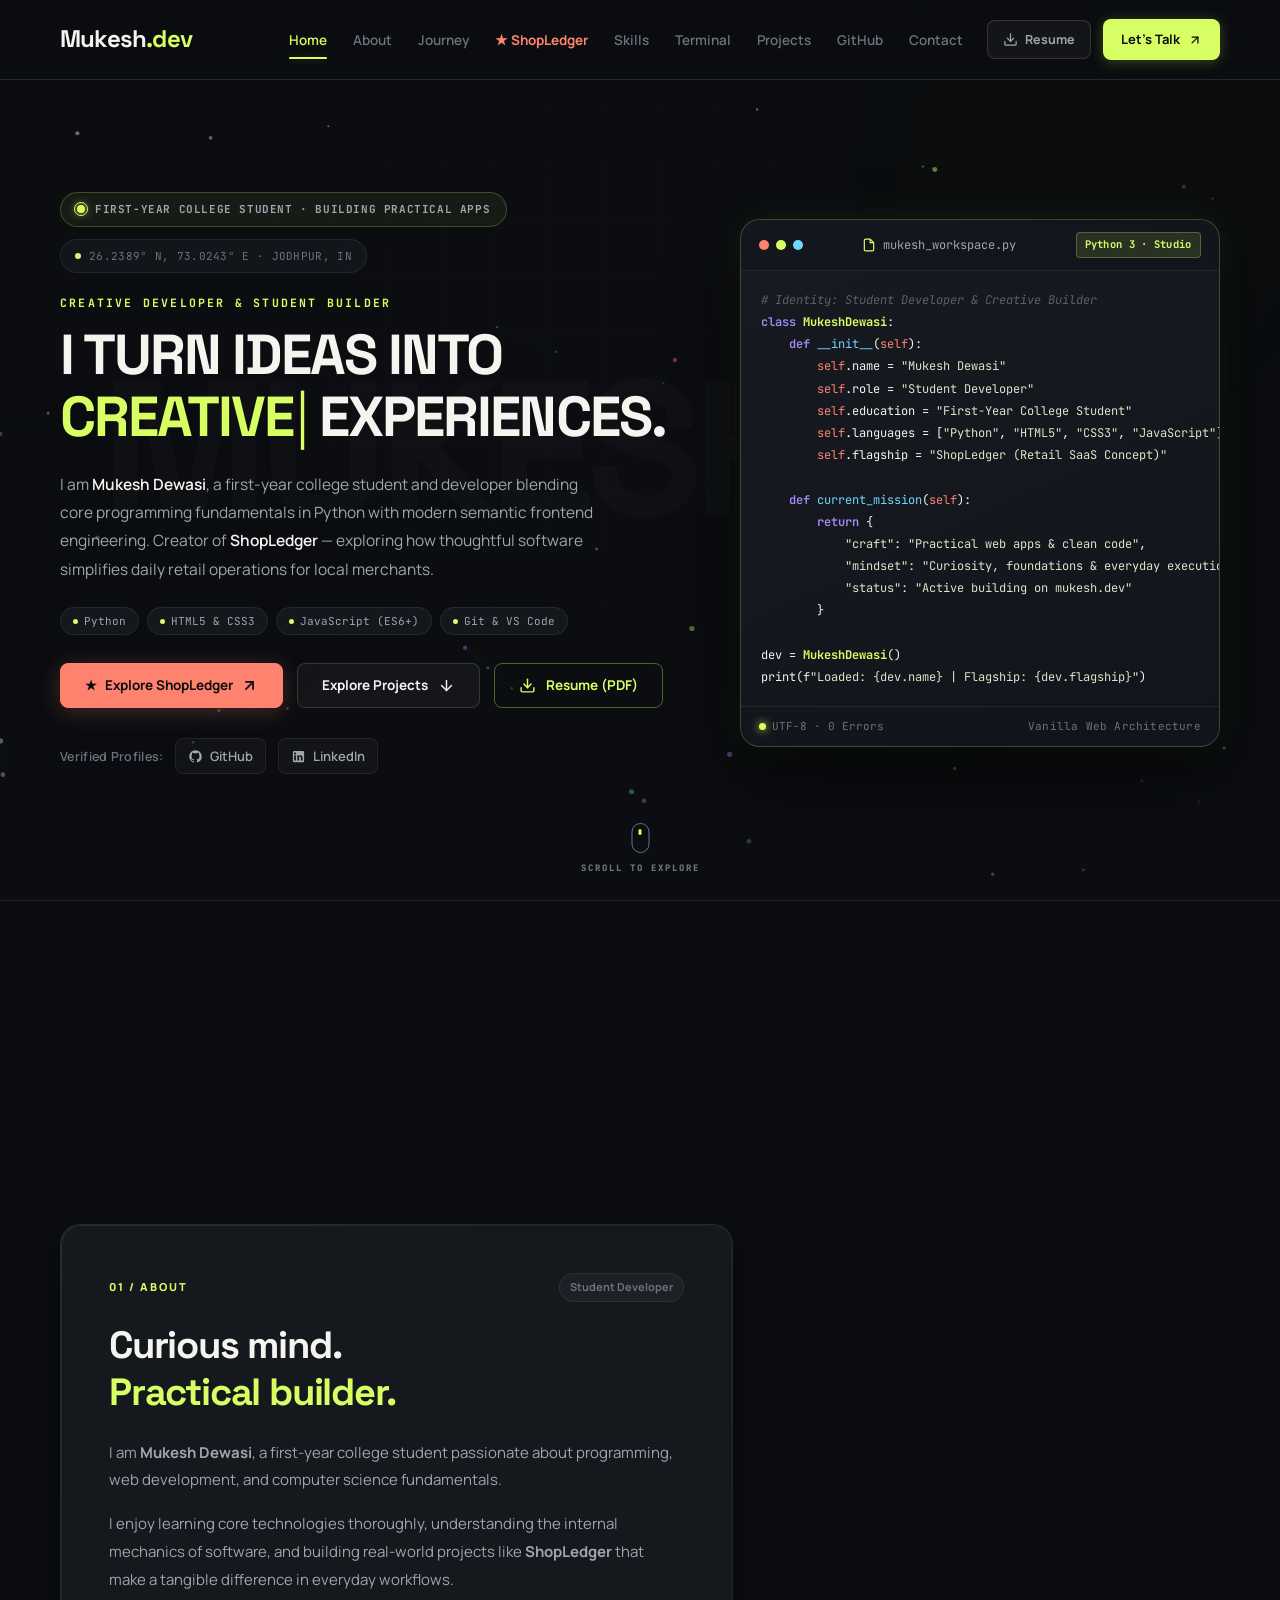
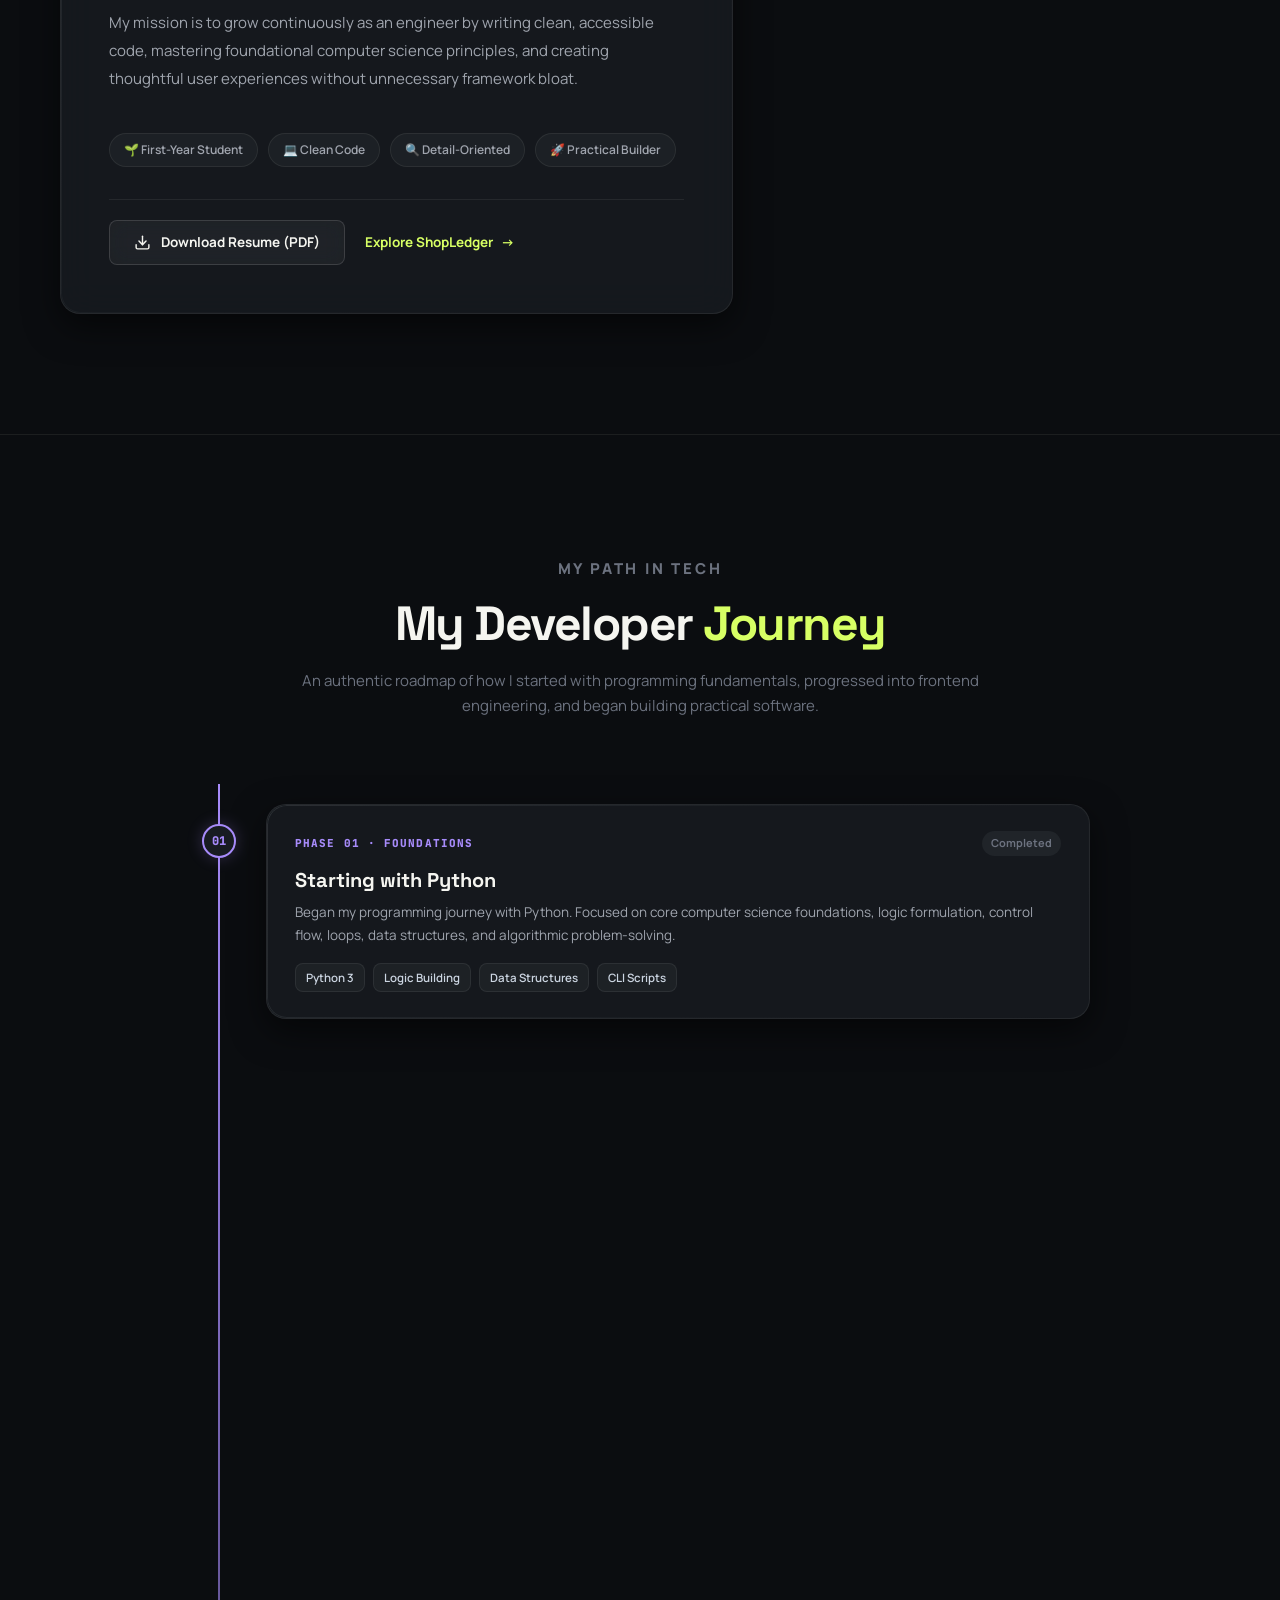
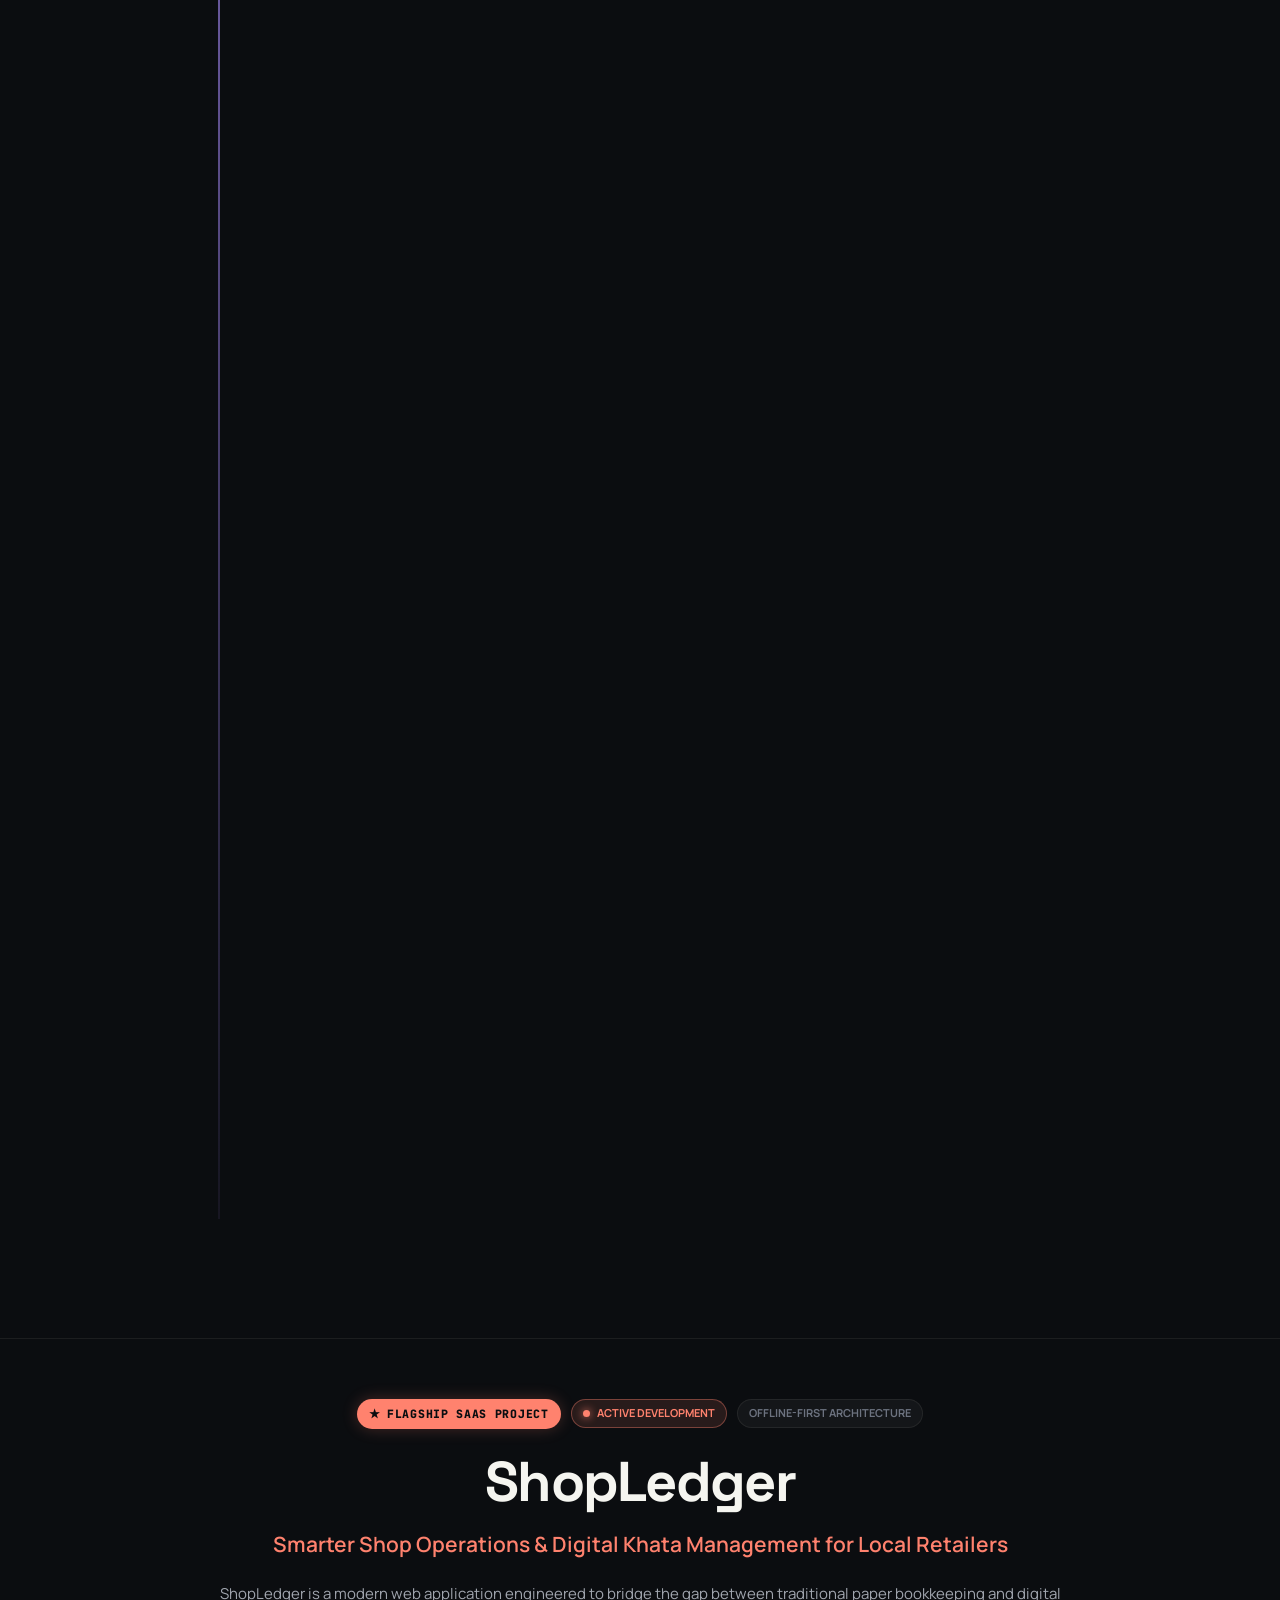
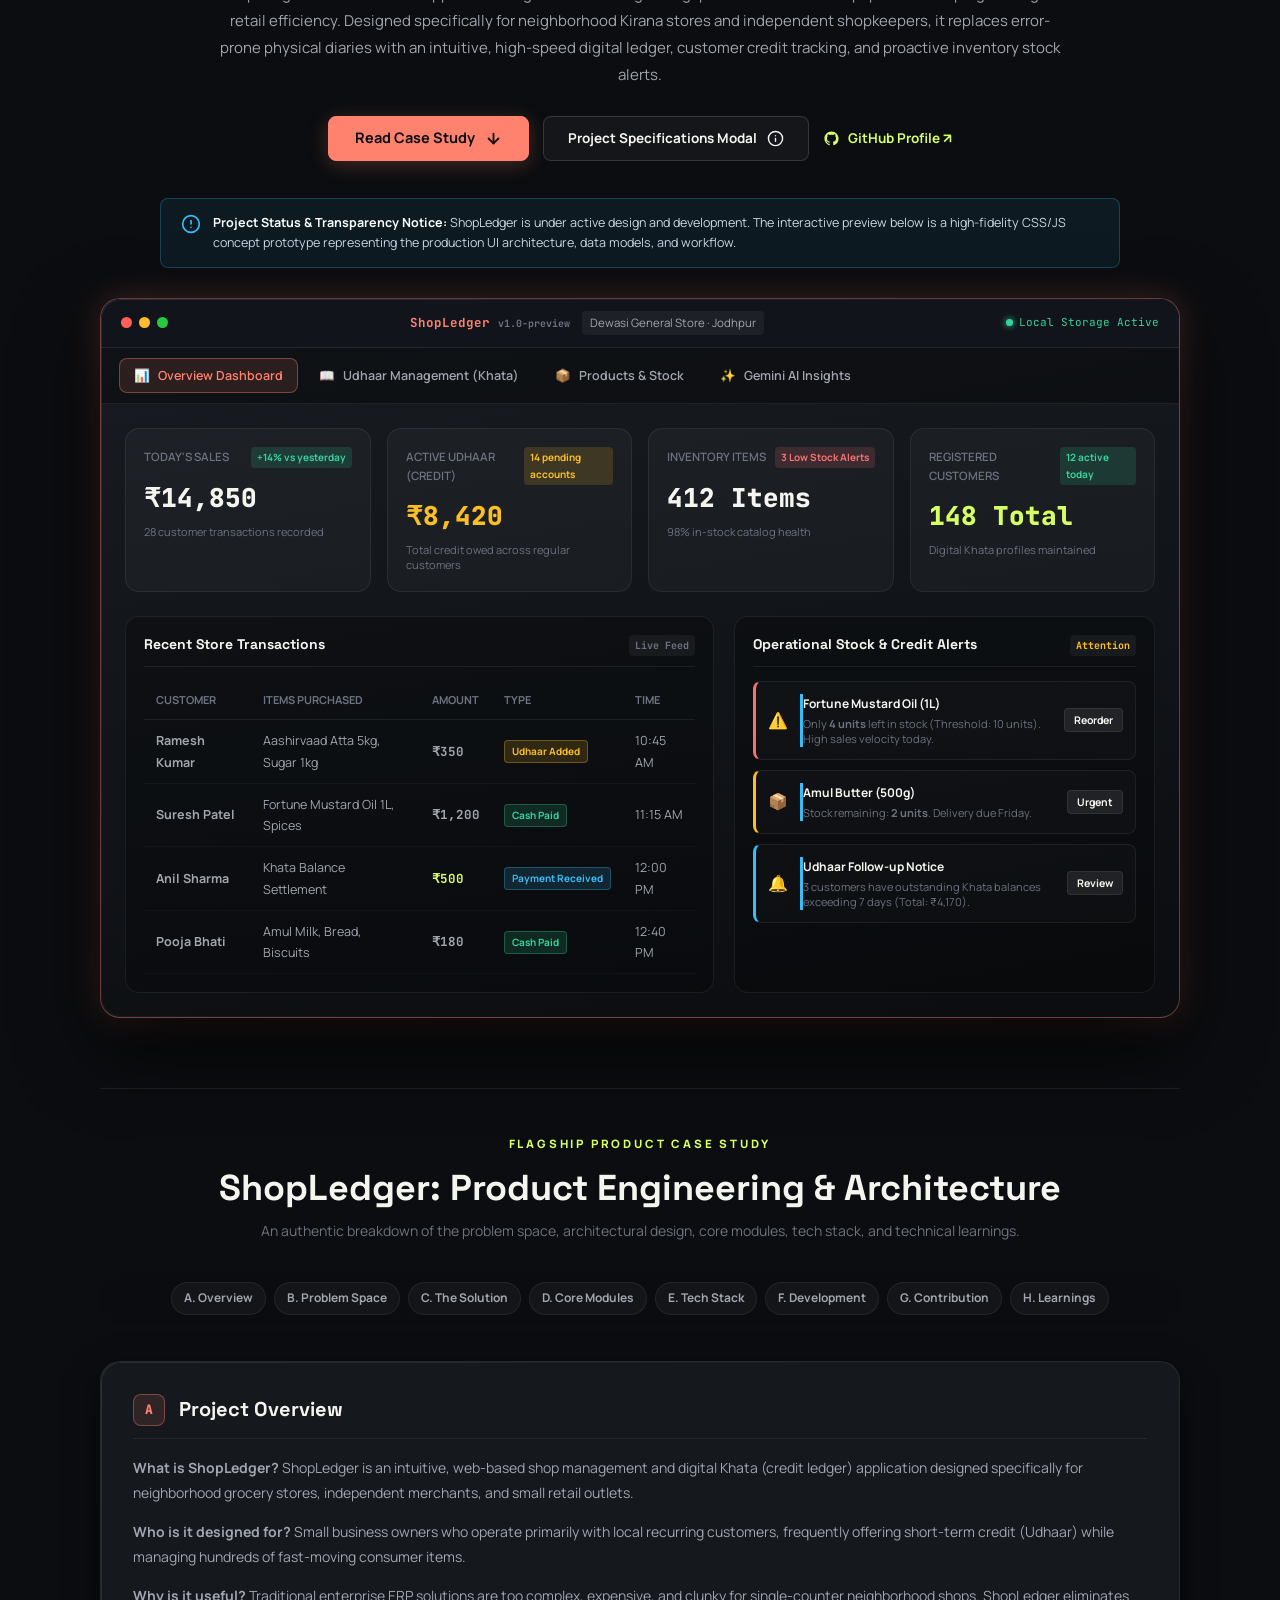
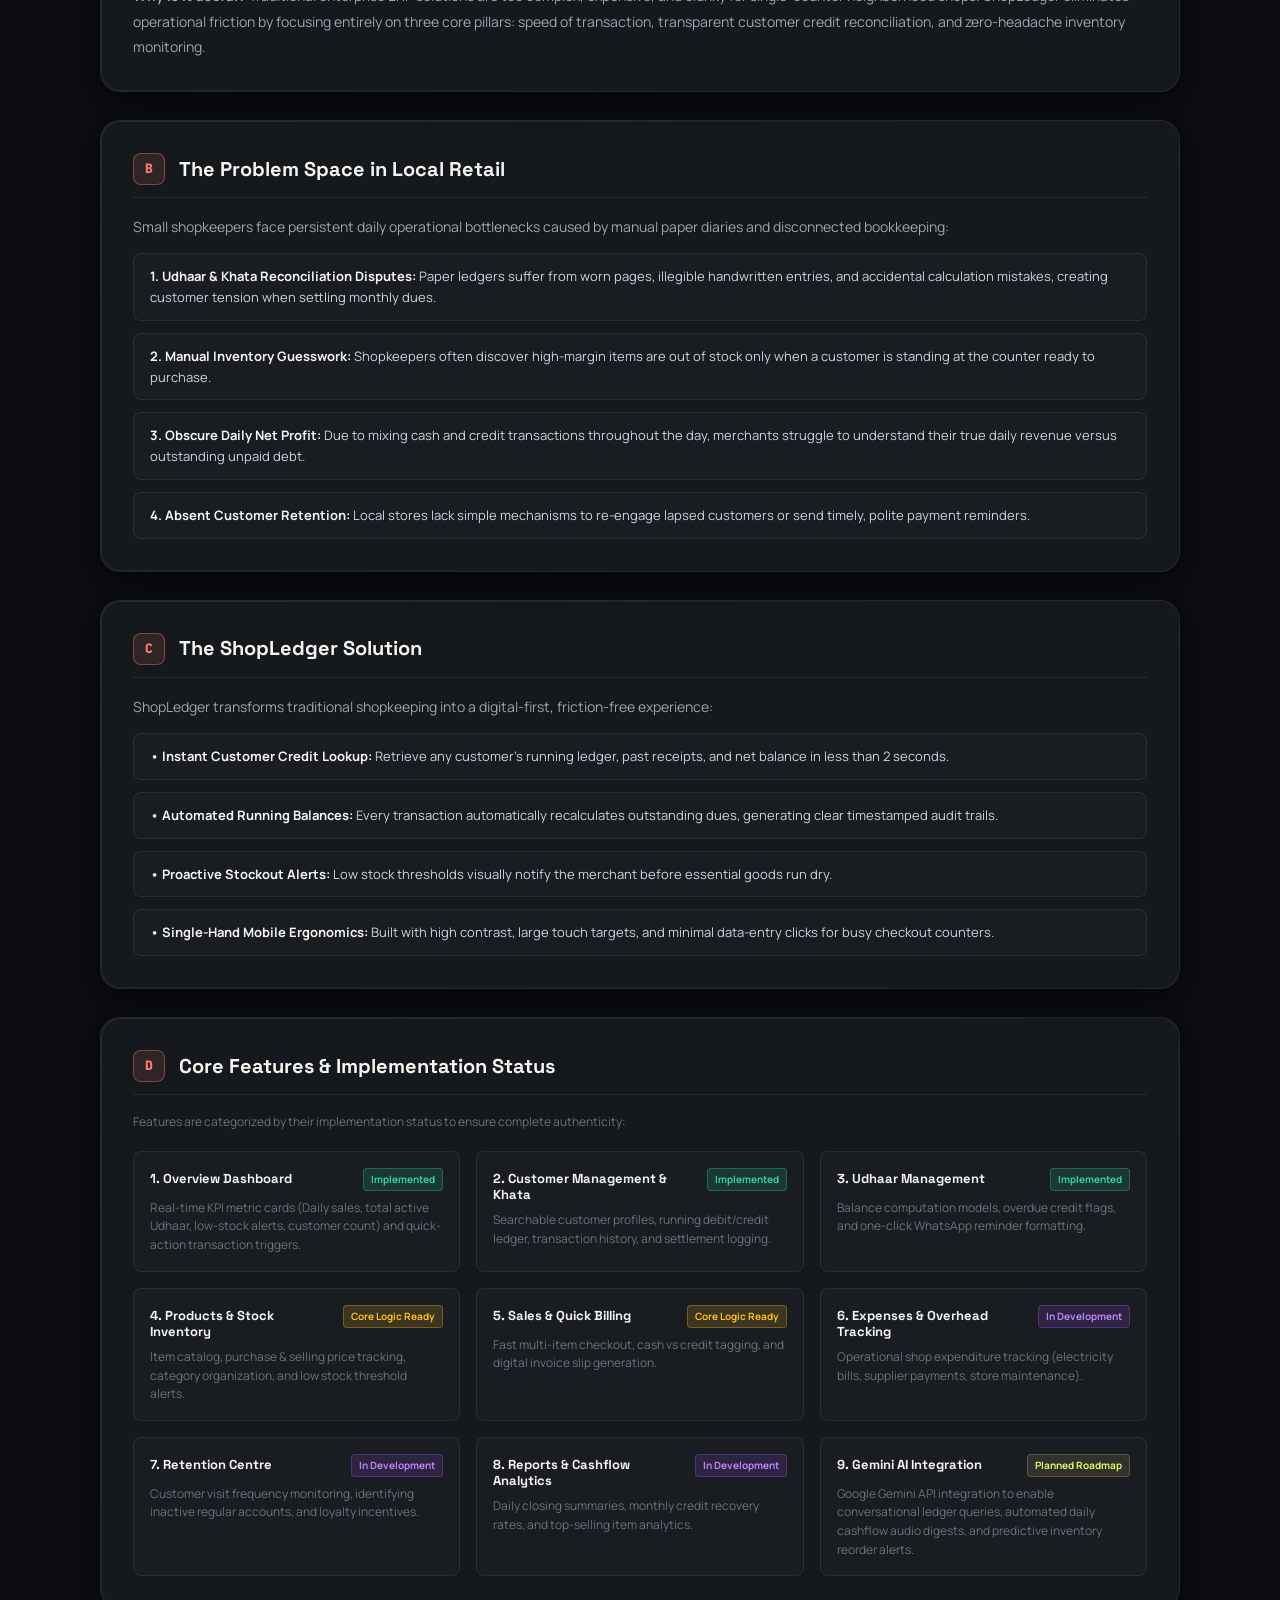
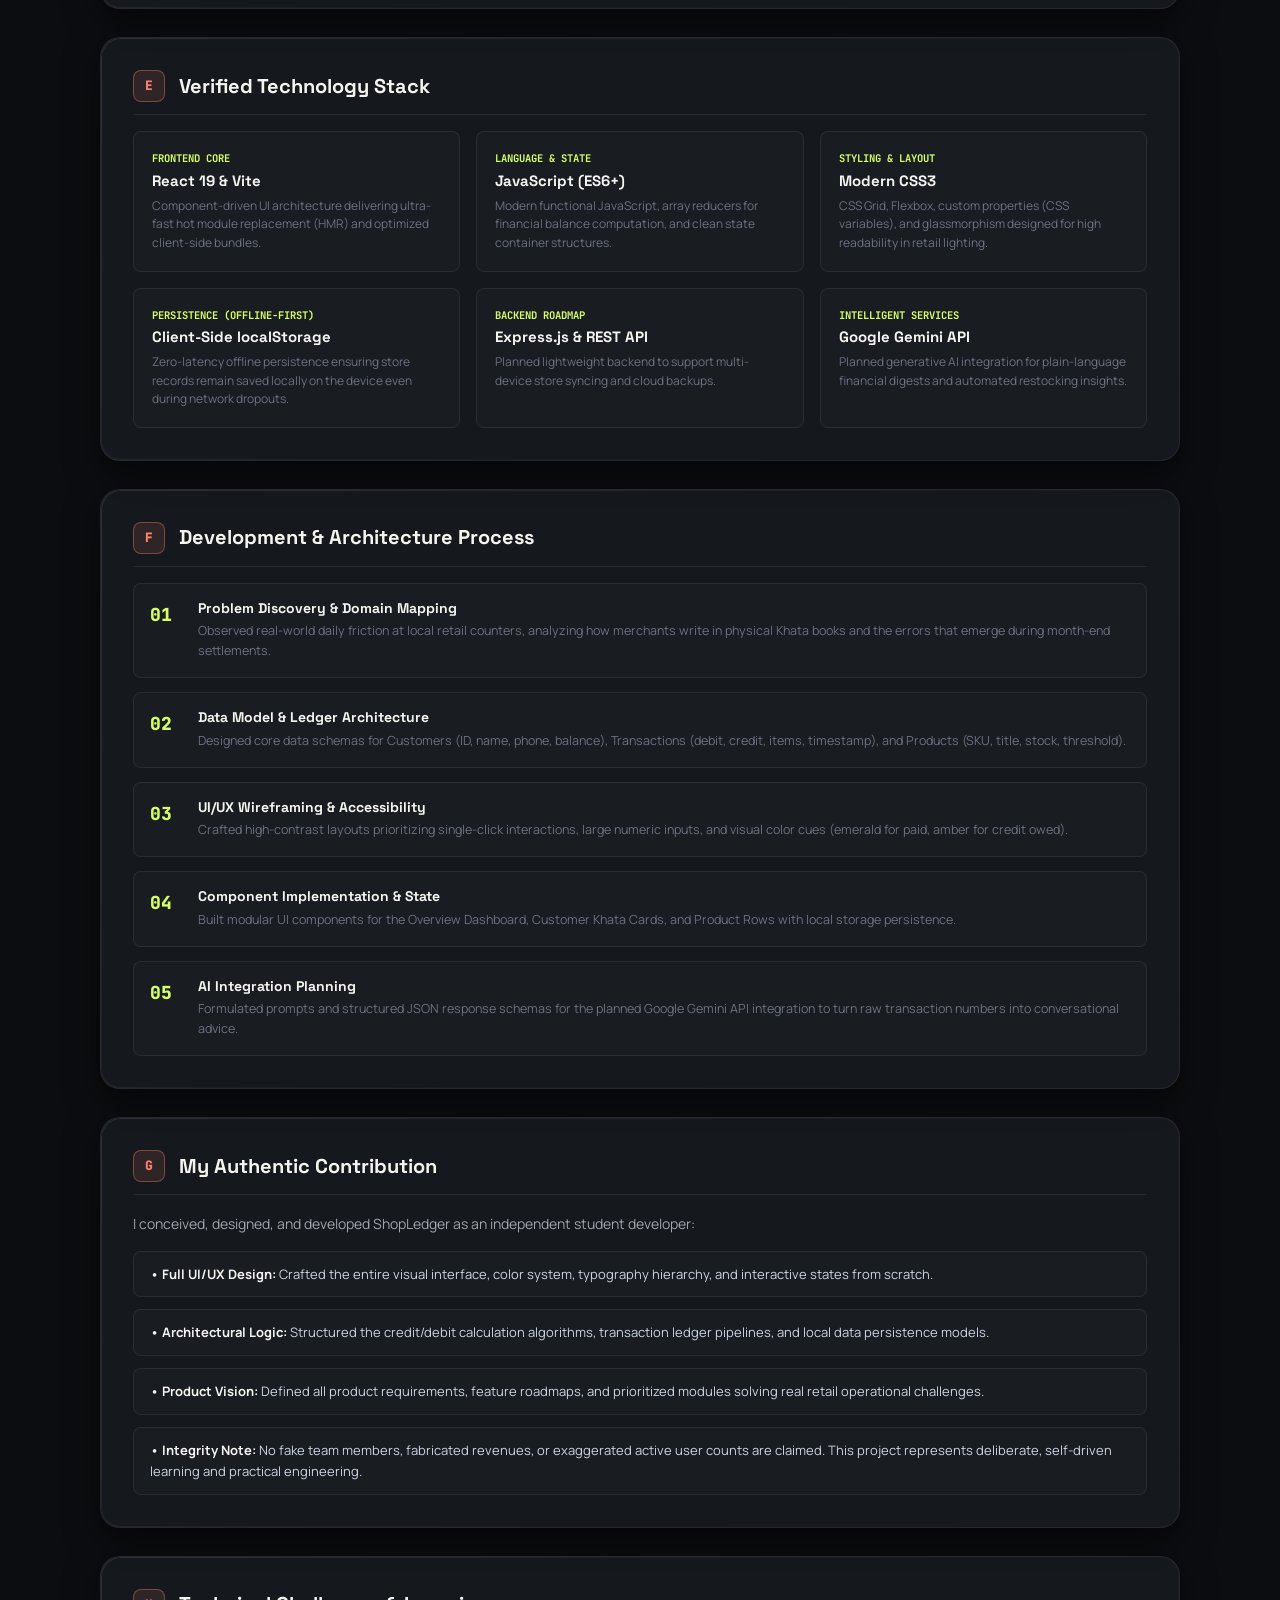
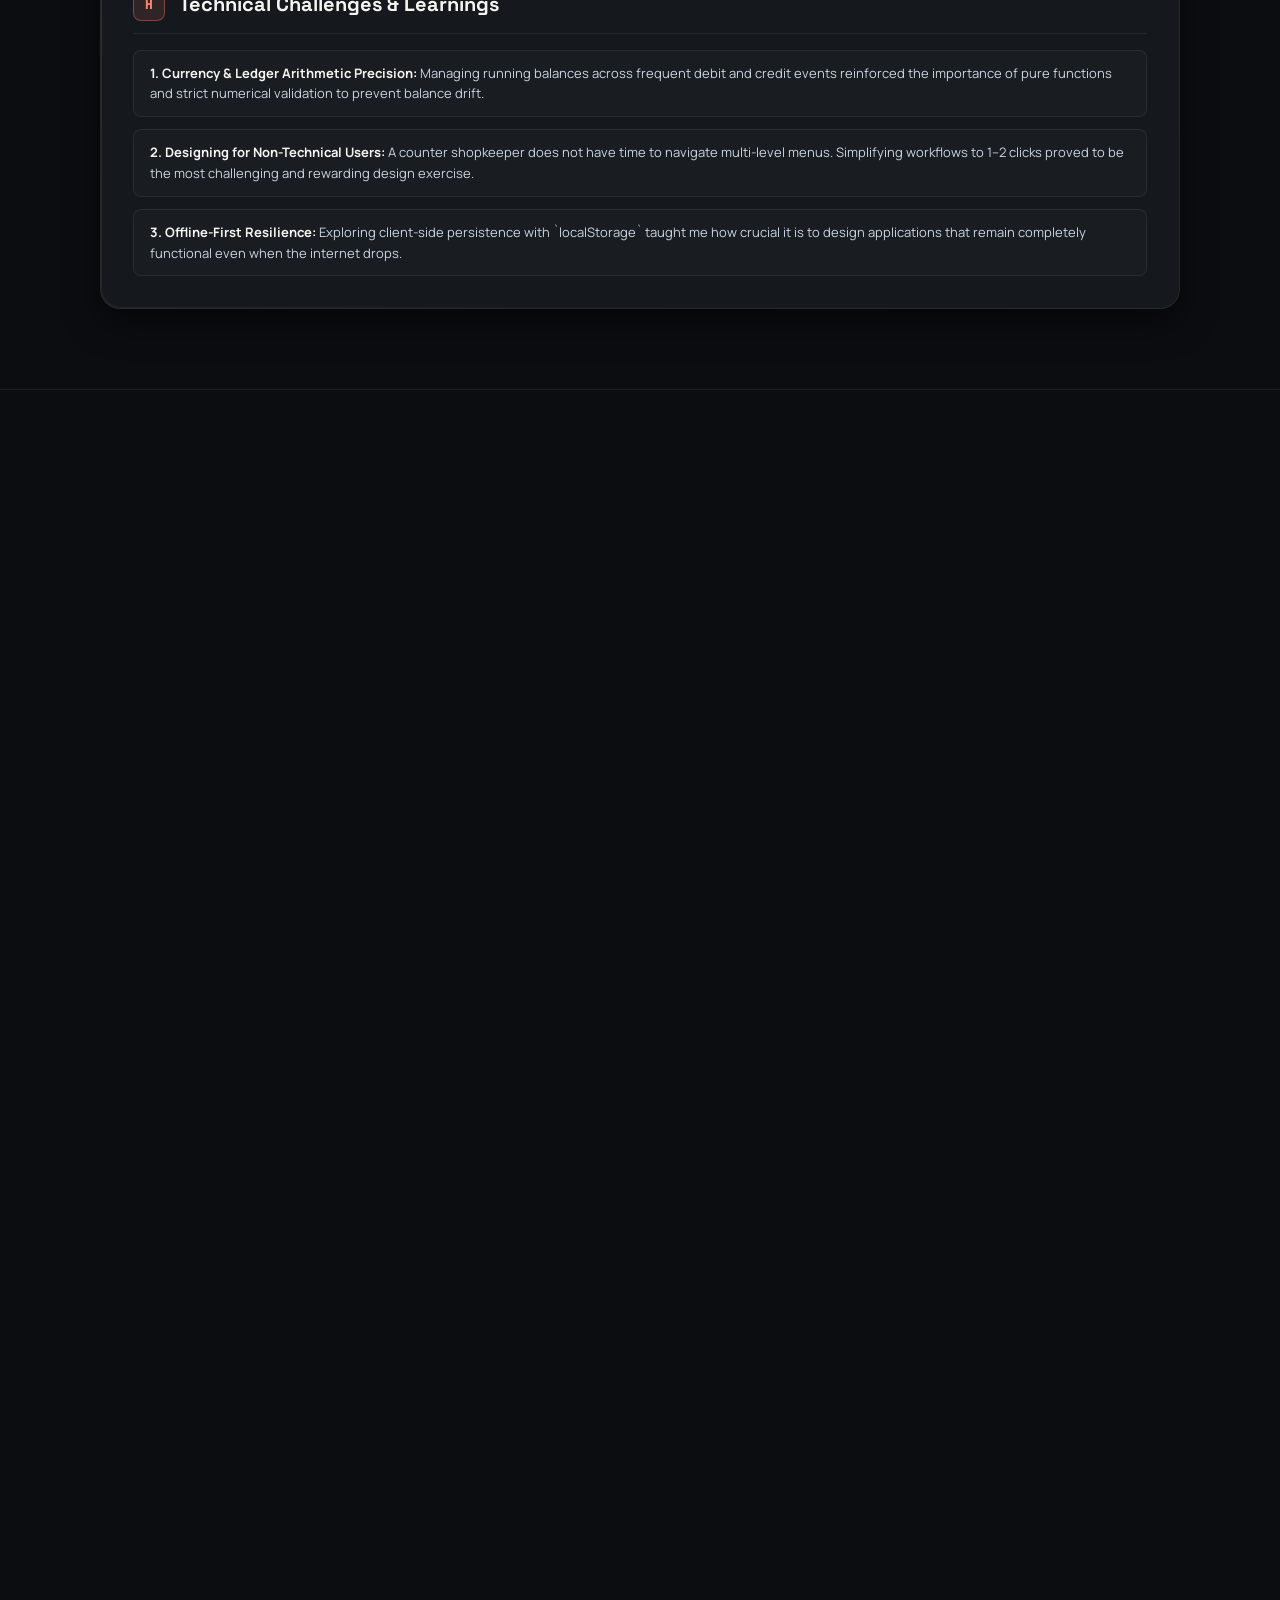
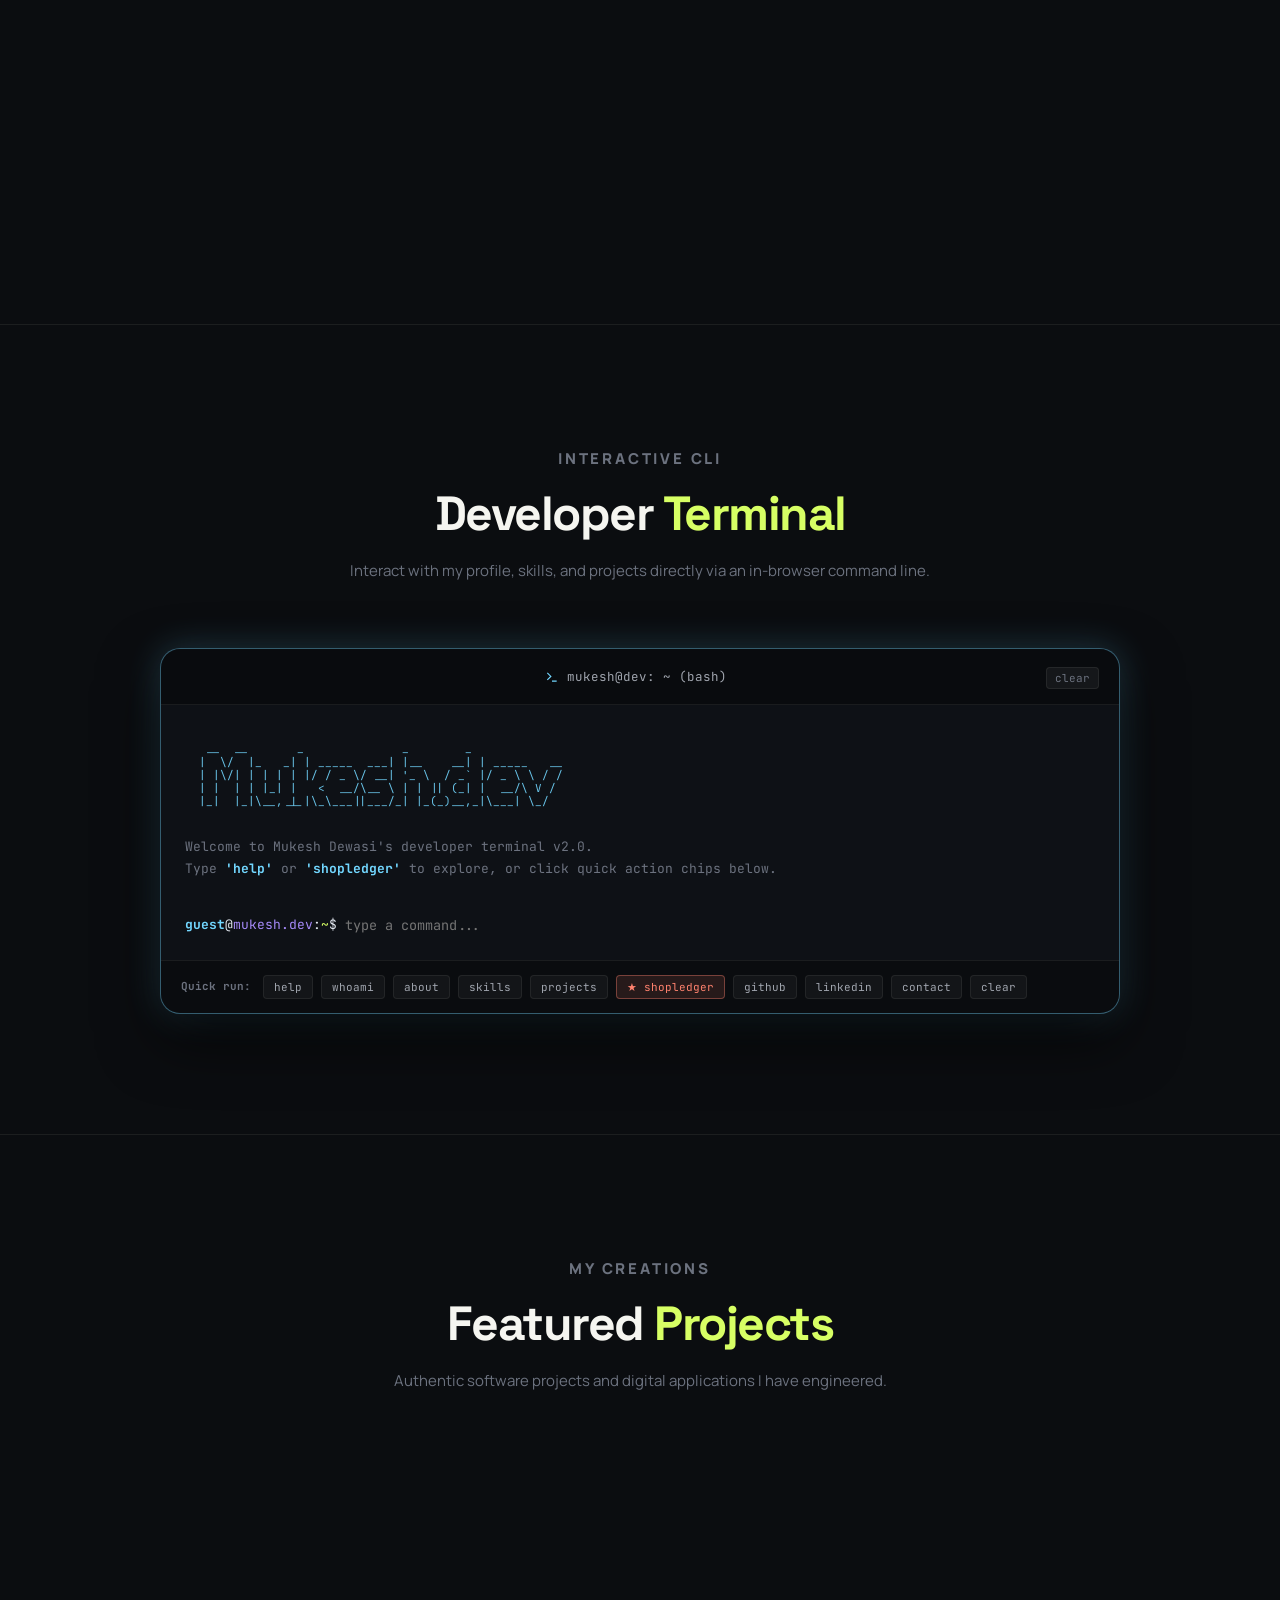
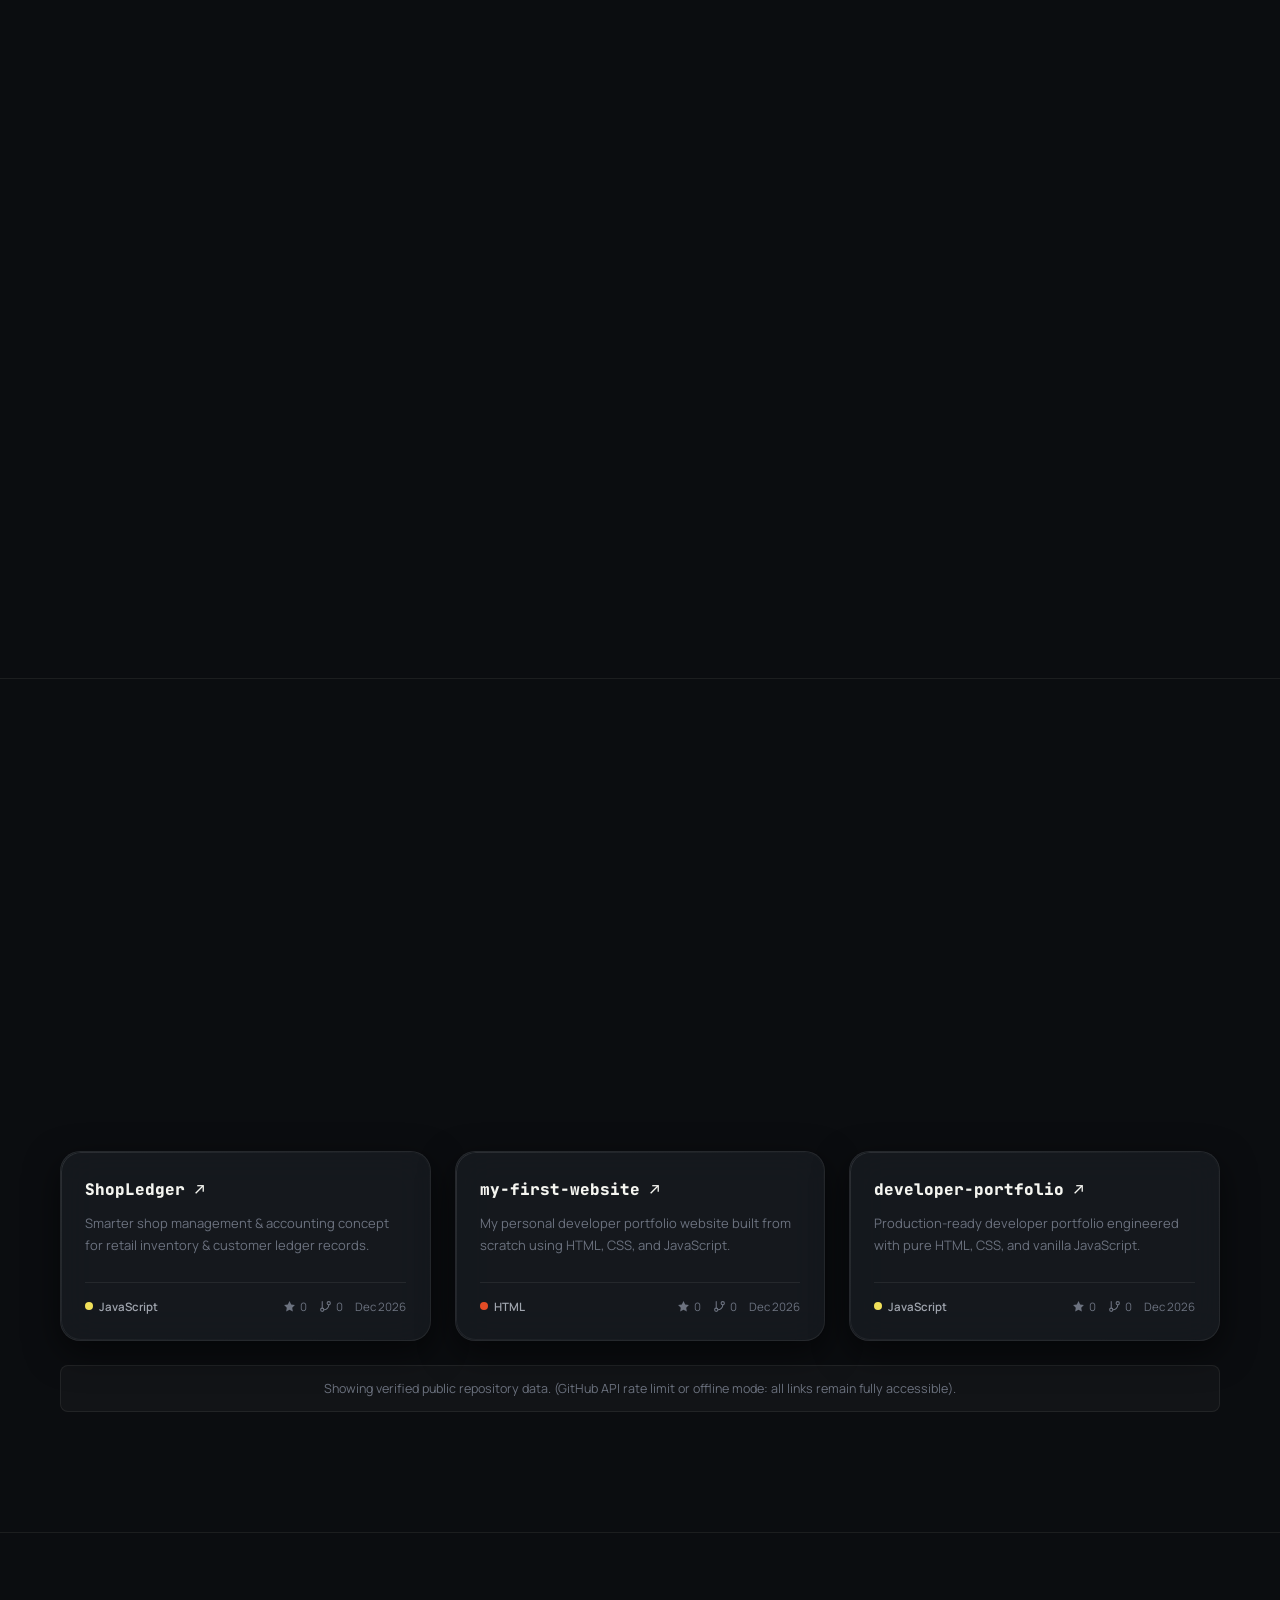
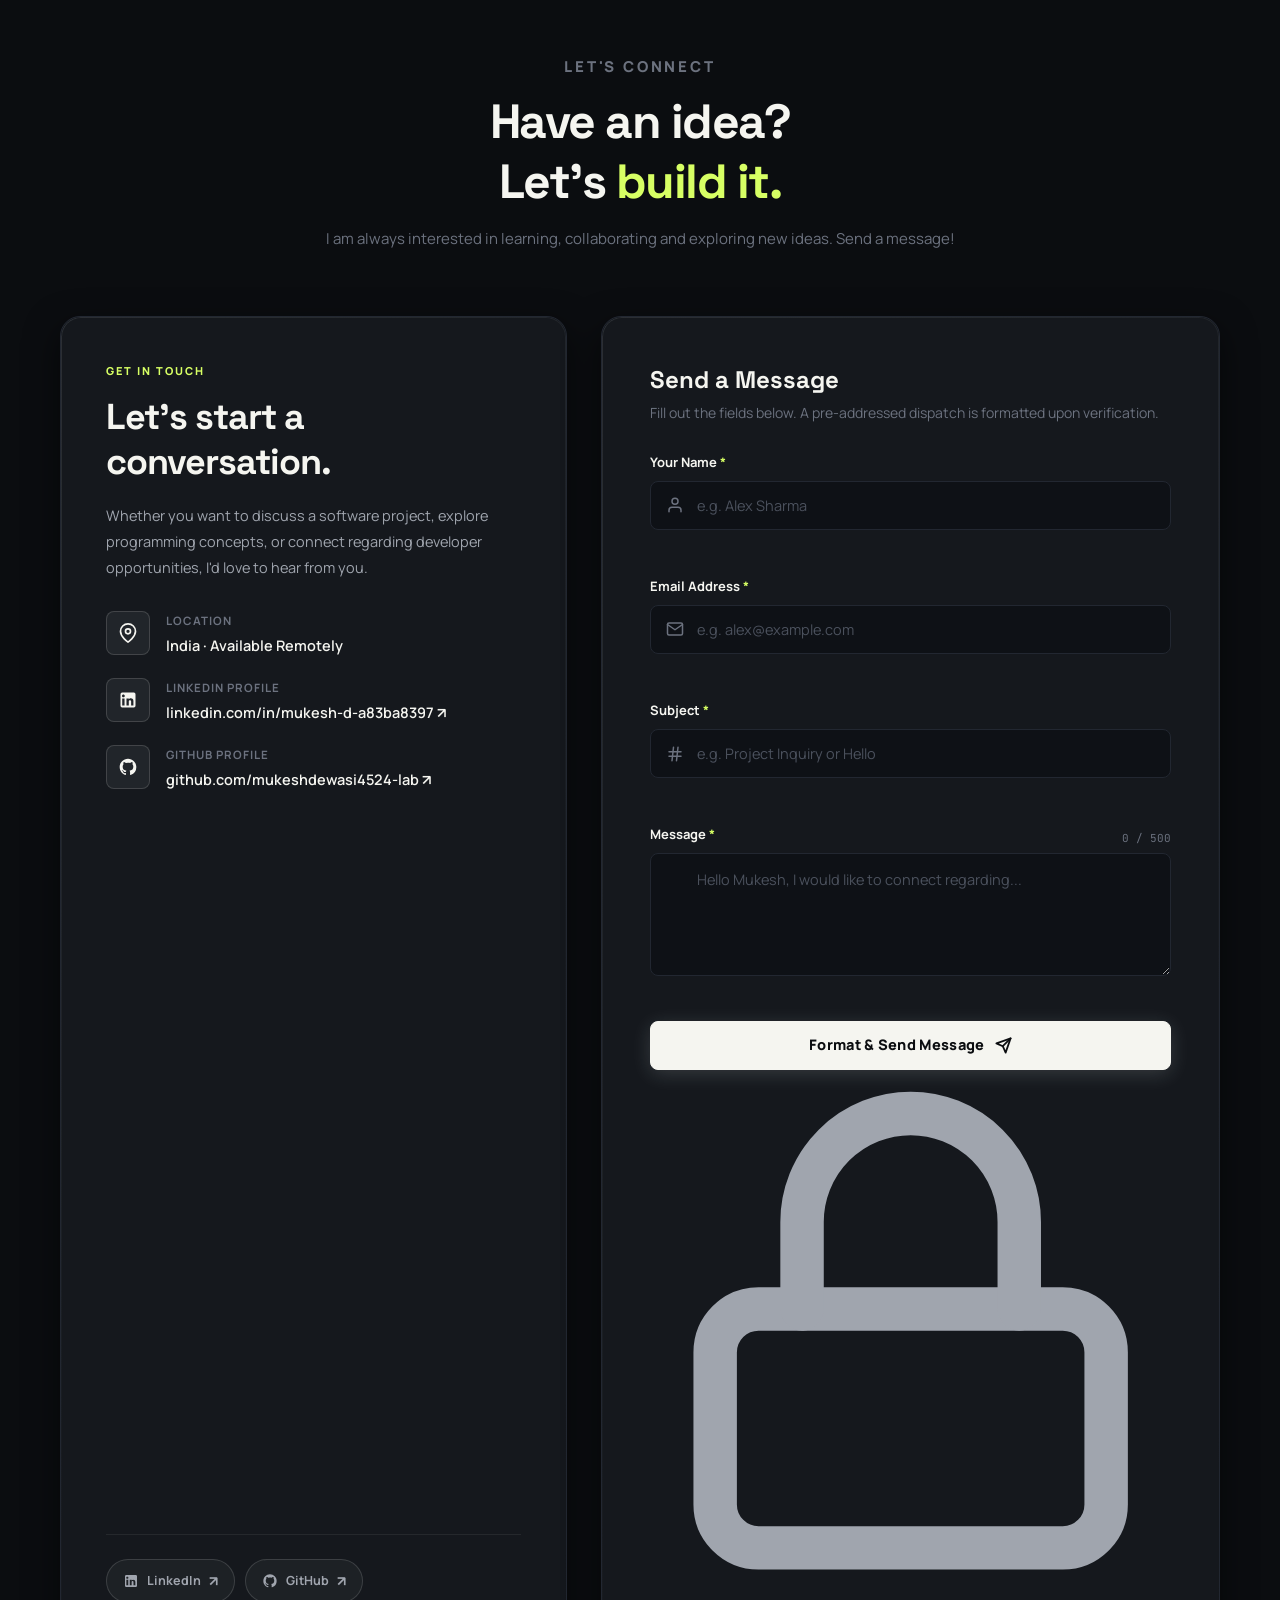
<file: index.html>
<!DOCTYPE html>
<html lang="en">
<head>
    <meta charset="UTF-8">
    <meta name="viewport" content="width=device-width, initial-scale=1.0">

    <!-- SEO & Metadata -->
    <title>Mukesh Dewasi | Student Developer & ShopLedger Flagship Portfolio</title>
    <meta name="description" content="Personal developer portfolio of Mukesh Dewasi - Student Developer & first-year college student. Discover the flagship ShopLedger SaaS case study, interactive CLI terminal, projects, and skills in Python, HTML, CSS & JavaScript.">
    <meta name="keywords" content="Mukesh Dewasi, Student Developer, ShopLedger, retail SaaS, Khata app, Python, JavaScript, CSS, HTML, frontend developer, creative developer, developer portfolio">
    <meta name="author" content="Mukesh Dewasi">
    <meta name="robots" content="index, follow">
    <meta name="theme-color" content="#0B0D10">

    <!-- Open Graph / Social Sharing -->
    <meta property="og:type" content="website">
    <meta property="og:url" content="https://mukeshdewasi4524-lab.github.io/my-first-website/">
    <meta property="og:title" content="Mukesh Dewasi | Creative Developer & ShopLedger Flagship Portfolio">
    <meta property="og:description" content="Student Developer & creative builder crafting practical web applications. Featuring the ShopLedger SaaS case study, interactive terminal, and open source projects.">
    <meta property="og:site_name" content="Mukesh Dewasi Portfolio">

    <!-- Twitter Card -->
    <meta name="twitter:card" content="summary_large_image">
    <meta name="twitter:title" content="Mukesh Dewasi | Creative Developer & ShopLedger Flagship Portfolio">
    <meta name="twitter:description" content="Student Developer & creative builder crafting practical web applications. Featuring the ShopLedger SaaS case study, interactive terminal, and open source projects.">

    <!-- Crisp SVG Terminal Favicon in Obsidian & Electric Lime -->
    <link rel="icon" type="image/svg+xml" href="data:image/svg+xml,%3Csvg xmlns='http://www.w3.org/2000/svg' viewBox='0 0 32 32'%3E%3Crect width='32' height='32' rx='8' fill='%230B0D10' stroke='%23222731' stroke-width='1.5'/%3E%3Cpath d='M9 11l5 5-5 5M16 21h7' stroke='%23D7FF64' stroke-width='2.5' stroke-linecap='round' stroke-linejoin='round'/%3E%3C/svg%3E">

    <!-- Google Fonts: Space Grotesk (Editorial Display), Manrope (Headings), DM Sans (Body), JetBrains Mono (Code & Technical) -->
    <link rel="preconnect" href="https://fonts.googleapis.com">
    <link rel="preconnect" href="https://fonts.gstatic.com" crossorigin>
    <link href="https://fonts.googleapis.com/css2?family=DM+Sans:ital,opsz,wght@0,9..40,300;0,9..40,400;0,9..40,500;0,9..40,600;0,9..40,700;1,9..40,400&family=JetBrains+Mono:wght@400;500;600&family=Manrope:wght@400;500;600;700;800&family=Space+Grotesk:wght@400;500;600;700;800&display=swap" rel="stylesheet">

    <!-- Main Stylesheet -->
    <link rel="stylesheet" href="style.css">
</head>

<body>
    <!-- Accessibility Skip Link -->
    <a href="#main" class="skip-link">Skip to main content</a>

    <!-- Ambient Midnight Forest Canvas & Glows -->
    <div class="ambient-background" aria-hidden="true">
        <canvas id="ambientCanvas" class="ambient-canvas"></canvas>
        <div class="background-glow glow-one"></div>
        <div class="background-glow glow-two"></div>
        <div class="background-glow glow-three"></div>
        <div class="background-grid"></div>
    </div>

    <!-- Navigation Bar -->
    <header class="navbar" id="navbar">
        <div class="navbar-container">
            <a href="#home" class="logo" aria-label="Mukesh Dewasi Portfolio Home">
                <span class="logo-text">Mukesh</span><span class="logo-accent">.dev</span>
            </a>

            <!-- Mobile Hamburger Button -->
            <button type="button" class="menu-toggle nav-toggle" id="menuToggle"
                aria-label="Open navigation menu"
                aria-expanded="false"
                aria-controls="navLinks">
                <span class="bar bar-1"></span>
                <span class="bar bar-2"></span>
                <span class="bar bar-3"></span>
            </button>

            <!-- Navigation Links -->
            <nav id="mainNav" aria-label="Main Navigation">
                <ul class="nav-links" id="navLinks">
                    <li><a href="#home" class="nav-link active">Home</a></li>
                    <li><a href="#about" class="nav-link">About</a></li>
                    <li><a href="#journey" class="nav-link">Journey</a></li>
                    <li><a href="#shopledger" class="nav-link flagship-nav-link"><span class="nav-star">★</span> ShopLedger</a></li>
                    <li><a href="#skills" class="nav-link">Skills</a></li>
                    <li><a href="#terminal" class="nav-link">Terminal</a></li>
                    <li><a href="#projects" class="nav-link">Projects</a></li>
                    <li><a href="#github" class="nav-link">GitHub</a></li>
                    <li><a href="#contact" class="nav-link">Contact</a></li>
                    <li class="mobile-nav-cta">
                        <a href="resume.pdf" download="Mukesh_Dewasi_Resume.pdf" class="btn secondary-btn resume-mobile-btn">
                            <svg class="icon" viewBox="0 0 24 24" fill="none" stroke="currentColor" stroke-width="2" stroke-linecap="round" stroke-linejoin="round" aria-hidden="true">
                                <path d="M21 15v4a2 2 0 0 1-2 2H5a2 2 0 0 1-2-2v-4"></path>
                                <polyline points="7 10 12 15 17 10"></polyline>
                                <line x1="12" y1="15" x2="12" y2="3"></line>
                            </svg>
                            <span>Resume PDF</span>
                        </a>
                    </li>
                </ul>
            </nav>

            <!-- Navbar Actions -->
            <div class="navbar-actions">
                <a href="resume.pdf" download="Mukesh_Dewasi_Resume.pdf" class="nav-resume-btn" aria-label="Download Resume (PDF)">
                    <svg class="icon" viewBox="0 0 24 24" fill="none" stroke="currentColor" stroke-width="2" stroke-linecap="round" stroke-linejoin="round" aria-hidden="true">
                        <path d="M21 15v4a2 2 0 0 1-2 2H5a2 2 0 0 1-2-2v-4"></path>
                        <polyline points="7 10 12 15 17 10"></polyline>
                        <line x1="12" y1="15" x2="12" y2="3"></line>
                    </svg>
                    <span>Resume</span>
                </a>

                <a href="#contact" class="nav-button">
                    <span>Let's Talk</span>
                    <svg class="arrow-icon" viewBox="0 0 24 24" fill="none" stroke="currentColor" stroke-width="2.2" stroke-linecap="round" stroke-linejoin="round" aria-hidden="true">
                        <line x1="7" y1="17" x2="17" y2="7"></line>
                        <polyline points="7 7 17 7 17 17"></polyline>
                    </svg>
                </a>
            </div>
        </div>
    </header>

    <!-- Main Content -->
    <main id="main">

        <!-- ===== 1. HERO SECTION — CREATIVE EDITORIAL ===== -->
        <section id="home" class="hero section-container" aria-label="Introduction">
            <div class="hero-giant-watermark" aria-hidden="true">MUKESH.DEV</div>
            <div class="hero-content reveal">

                <!-- Meta Top Bar: Status Badge & Location Coordinates -->
                <div class="hero-meta-bar">
                    <div class="status-badge-container">
                        <span class="status-dot-pulse"></span>
                        <span class="status-badge-text">FIRST-YEAR COLLEGE STUDENT · BUILDING PRACTICAL APPS</span>
                    </div>
                    <div class="hero-location-pill" aria-label="Location coordinates">
                        <span class="geo-dot"></span>
                        <span>26.2389° N, 73.0243° E · JODHPUR, IN</span>
                    </div>
                </div>

                <!-- Editorial Headline & Dynamic Typing -->
                <h1 class="hero-title">
                    <span class="hero-eyebrow">CREATIVE DEVELOPER &amp; STUDENT BUILDER</span>
                    I TURN IDEAS INTO<br>
                    <span class="highlight" id="typedText">INTERACTIVE</span> EXPERIENCES.
                </h1>

                <!-- Authentic Student Bio -->
                <p class="hero-description">
                    I am <strong>Mukesh Dewasi</strong>, a first-year college student and developer blending core programming
                    fundamentals in Python with modern semantic frontend engineering. Creator of <strong>ShopLedger</strong> —
                    exploring how thoughtful software simplifies daily retail operations for local merchants.
                </p>

                <!-- Core Stack Micro Badges -->
                <div class="hero-stack-pills" aria-label="Core Technical Stack">
                    <span class="stack-pill"><span class="pill-dot"></span> Python</span>
                    <span class="stack-pill"><span class="pill-dot"></span> HTML5 &amp; CSS3</span>
                    <span class="stack-pill"><span class="pill-dot"></span> JavaScript (ES6+)</span>
                    <span class="stack-pill"><span class="pill-dot"></span> Git &amp; VS Code</span>
                </div>

                <!-- Call to Action Buttons -->
                <div class="hero-actions">
                    <a href="#shopledger" class="btn primary-btn flagship-hero-btn">
                        <span class="star-icon">★</span>
                        <span>Explore ShopLedger</span>
                        <svg class="icon-arrow" viewBox="0 0 24 24" fill="none" stroke="currentColor" stroke-width="2.5" stroke-linecap="round" stroke-linejoin="round" aria-hidden="true">
                            <line x1="7" y1="17" x2="17" y2="7"></line>
                            <polyline points="7 7 17 7 17 17"></polyline>
                        </svg>
                    </a>

                    <a href="#projects" class="btn secondary-btn" aria-label="Explore Projects">
                        <span>Explore Projects</span>
                        <svg class="icon-arrow" viewBox="0 0 24 24" fill="none" stroke="currentColor" stroke-width="2" stroke-linecap="round" stroke-linejoin="round" aria-hidden="true">
                            <line x1="12" y1="5" x2="12" y2="19"></line>
                            <polyline points="19 12 12 19 5 12"></polyline>
                        </svg>
                    </a>

                    <a href="resume.pdf" download="Mukesh_Dewasi_Resume.pdf" class="btn ghost-btn resume-hero-btn" aria-label="Download Mukesh's Resume in PDF format">
                        <svg class="icon" viewBox="0 0 24 24" fill="none" stroke="currentColor" stroke-width="2" stroke-linecap="round" stroke-linejoin="round" aria-hidden="true">
                            <path d="M21 15v4a2 2 0 0 1-2 2H5a2 2 0 0 1-2-2v-4"></path>
                            <polyline points="7 10 12 15 17 10"></polyline>
                            <line x1="12" y1="15" x2="12" y2="3"></line>
                        </svg>
                        <span>Resume (PDF)</span>
                    </a>
                </div>

                <!-- Verified External Profile Links -->
                <div class="hero-socials">
                    <span class="social-label">Verified Profiles:</span>
                    <a href="https://github.com/mukeshdewasi4524-lab"
                       target="_blank" rel="noopener noreferrer"
                       class="social-link"
                       aria-label="Mukesh's GitHub Profile (opens in new tab)">
                        <svg class="social-icon" viewBox="0 0 24 24" fill="currentColor" aria-hidden="true">
                            <path fill-rule="evenodd" clip-rule="evenodd" d="M12 2C6.477 2 2 6.484 2 12.017c0 4.425 2.865 8.18 6.839 9.504.5.092.682-.217.682-.483 0-.237-.008-.868-.013-1.703-2.782.605-3.369-1.343-3.369-1.343-.454-1.158-1.11-1.466-1.11-1.466-.908-.62.069-.608.069-.608 1.003.07 1.53 1.032 1.53 1.032.892 1.53 2.341 1.088 2.91.832.092-.647.35-1.088.636-1.338-2.22-.253-4.555-1.113-4.555-4.951 0-1.093.39-1.988 1.029-2.688-.103-.253-.446-1.272.098-2.65 0 0 .84-.27 2.75 1.026A9.564 9.564 0 0112 6.844c.85.004 1.705.115 2.504.337 1.909-1.296 2.747-1.027 2.747-1.027.546 1.379.202 2.398.1 2.651.64.7 1.028 1.595 1.028 2.688 0 3.848-2.339 4.695-4.566 4.943.359.309.678.92.678 1.855 0 1.338-.012 2.419-.012 2.747 0 .268.18.58.688.482A10.019 10.019 0 0022 12.017C22 6.484 17.522 2 12 2z"></path>
                        </svg>
                        <span>GitHub</span>
                    </a>

                    <a href="https://www.linkedin.com/in/mukesh-d-a83ba8397"
                       target="_blank" rel="noopener noreferrer"
                       class="social-link"
                       aria-label="Mukesh's LinkedIn Profile (opens in new tab)">
                        <svg class="social-icon" viewBox="0 0 24 24" fill="currentColor" aria-hidden="true">
                            <path d="M19 3a2 2 0 0 1 2 2v14a2 2 0 0 1-2 2H5a2 2 0 0 1-2-2V5a2 2 0 0 1 2-2h14m-.5 15.5v-5.3a3.26 3.26 0 0 0-3.26-3.26c-.85 0-1.84.52-2.28 1.3v-1.11h-2.79v8.37h2.79v-4.93c0-.77.62-1.4 1.39-1.4a1.4 1.4 0 0 1 1.4 1.4v4.93h2.75M6.46 8.76c.92 0 1.66-.74 1.66-1.66 0-.91-.74-1.66-1.66-1.66s-1.66.75-1.66 1.66c0 .92.74 1.66 1.66 1.66m1.39 9.74v-8.37H5.07v8.37h2.78z"/>
                        </svg>
                        <span>LinkedIn</span>
                    </a>
                </div>

            </div>

            <!-- Hero Visual: Creative Studio Code Window with 3D Tilt -->
            <div class="hero-visual reveal" aria-hidden="true">
                <div class="visual-card" id="codeCard">
                    <!-- Window Controls -->
                    <div class="window-bar">
                        <div class="window-dots">
                            <span class="dot red"></span>
                            <span class="dot yellow"></span>
                            <span class="dot green"></span>
                        </div>
                        <div class="window-title">
                            <svg class="file-icon" viewBox="0 0 24 24" fill="none" stroke="currentColor" stroke-width="2">
                                <path d="M14 2H6a2 2 0 0 0-2 2v16a2 2 0 0 0 2 2h12a2 2 0 0 0 2-2V8z"></path>
                                <polyline points="14 2 14 8 20 8"></polyline>
                            </svg>
                            <span>mukesh_workspace.py</span>
                        </div>
                        <div class="window-badge">Python 3 · Studio</div>
                    </div>

                    <!-- Code Snippet -->
                    <pre class="code-body"><code><span class="code-comment"># Identity: Student Developer &amp; Creative Builder</span>
<span class="code-keyword">class</span> <span class="code-class">MukeshDewasi</span>:
    <span class="code-keyword">def</span> <span class="code-function">__init__</span>(<span class="code-param">self</span>):
        <span class="code-param">self</span>.name = <span class="code-string">"Mukesh Dewasi"</span>
        <span class="code-param">self</span>.role = <span class="code-string">"Student Developer"</span>
        <span class="code-param">self</span>.education = <span class="code-string">"First-Year College Student"</span>
        <span class="code-param">self</span>.languages = [<span class="code-string">"Python"</span>, <span class="code-string">"HTML5"</span>, <span class="code-string">"CSS3"</span>, <span class="code-string">"JavaScript"</span>]
        <span class="code-param">self</span>.flagship = <span class="code-string">"ShopLedger (Retail SaaS Concept)"</span>

    <span class="code-keyword">def</span> <span class="code-function">current_mission</span>(<span class="code-param">self</span>):
        <span class="code-keyword">return</span> {
            <span class="code-string">"craft"</span>: <span class="code-string">"Practical web apps &amp; clean code"</span>,
            <span class="code-string">"mindset"</span>: <span class="code-string">"Curiosity, foundations &amp; everyday execution"</span>,
            <span class="code-string">"status"</span>: <span class="code-string">"Active building on mukesh.dev"</span>
        }

dev = <span class="code-class">MukeshDewasi</span>()
print(f<span class="code-string">"Loaded: {dev.name} | Flagship: {dev.flagship}"</span>)</code></pre>

                    <!-- Card Bottom Meta -->
                    <div class="code-card-footer">
                        <span class="terminal-tag">
                            <span class="pulse-green"></span> UTF-8 · 0 Errors
                        </span>
                        <span class="terminal-stats">Vanilla Web Architecture</span>
                    </div>
                </div>
            </div>

            <!-- Scroll Indicator -->
            <a href="#about" class="scroll-indicator" aria-label="Scroll to About section">
                <span class="mouse-icon">
                    <span class="wheel"></span>
                </span>
                <span class="scroll-text">SCROLL TO EXPLORE</span>
            </a>
        </section>

        <!-- ===== 2. ABOUT SECTION ===== -->
        <section id="about" class="section-container section" aria-label="About Mukesh Dewasi">

            <div class="section-heading reveal">
                <p class="section-label">GET TO KNOW ME</p>
                <h2>About <span>Me</span></h2>
                <p>An introduction to my background, technical focus, and development mindset.</p>
            </div>

            <div class="about-grid">

                <!-- Main Bio Glass Card -->
                <article class="about-main glass-card reveal">
                    <div class="card-header-line">
                        <span class="card-number">01 / ABOUT</span>
                        <span class="badge-status">Student Developer</span>
                    </div>

                    <h3>Curious mind.<br>
                        <span>Practical builder.</span>
                    </h3>

                    <p>
                        I am <strong>Mukesh Dewasi</strong>, a first-year college student passionate about
                        programming, web development, and computer science fundamentals.
                    </p>

                    <p>
                        I enjoy learning core technologies thoroughly, understanding the internal mechanics of software,
                        and building real-world projects like <strong>ShopLedger</strong> that make a tangible difference in everyday workflows.
                    </p>

                    <p>
                        My mission is to grow continuously as an engineer by writing clean, accessible code,
                        mastering foundational computer science principles, and creating thoughtful user experiences without unnecessary framework bloat.
                    </p>

                    <div class="about-tags">
                        <span class="tag-pill">🌱 First-Year Student</span>
                        <span class="tag-pill">💻 Clean Code</span>
                        <span class="tag-pill">🔍 Detail-Oriented</span>
                        <span class="tag-pill">🚀 Practical Builder</span>
                    </div>

                    <div class="about-actions">
                        <a href="resume.pdf" download="Mukesh_Dewasi_Resume.pdf" class="btn secondary-btn" aria-label="Download Mukesh's Resume (PDF)">
                            <svg class="icon" viewBox="0 0 24 24" fill="none" stroke="currentColor" stroke-width="2" stroke-linecap="round" stroke-linejoin="round" aria-hidden="true">
                                <path d="M21 15v4a2 2 0 0 1-2 2H5a2 2 0 0 1-2-2v-4"></path>
                                <polyline points="7 10 12 15 17 10"></polyline>
                                <line x1="12" y1="15" x2="12" y2="3"></line>
                            </svg>
                            <span>Download Resume (PDF)</span>
                        </a>
                        <a href="#shopledger" class="btn text-link">
                            <span>Explore ShopLedger</span>
                            <span class="arrow">→</span>
                        </a>
                    </div>
                </article>

                <!-- Side Fact Cards -->
                <div class="about-side-cards">

                    <div class="info-card glass-card reveal">
                        <div class="info-icon" aria-hidden="true">
                            <svg viewBox="0 0 24 24" fill="none" stroke="currentColor" stroke-width="2" stroke-linecap="round" stroke-linejoin="round">
                                <path d="M22 10v6M2 10l10-5 10 5-10 5z"></path>
                                <path d="M6 12v5c3 3 9 3 12 0v-5"></path>
                            </svg>
                        </div>
                        <div class="info-text">
                            <h4>Education Status</h4>
                            <p class="info-highlight">First-Year College Student</p>
                            <p class="info-desc">Exploring core computer science concepts, programming logic, algorithms, and web technologies.</p>
                        </div>
                    </div>

                    <div class="info-card glass-card reveal">
                        <div class="info-icon" aria-hidden="true">
                            <svg viewBox="0 0 24 24" fill="none" stroke="currentColor" stroke-width="2" stroke-linecap="round" stroke-linejoin="round">
                                <polyline points="16 18 22 12 16 6"></polyline>
                                <polyline points="8 6 2 12 8 18"></polyline>
                            </svg>
                        </div>
                        <div class="info-text">
                            <h4>Core Focus</h4>
                            <p class="info-highlight">Programming & Web Development</p>
                            <p class="info-desc">Practicing modern responsive frontend design, semantic markup, DOM manipulation, and Python scripting.</p>
                        </div>
                    </div>

                    <div class="info-card glass-card reveal">
                        <div class="info-icon" aria-hidden="true">
                            <svg viewBox="0 0 24 24" fill="none" stroke="currentColor" stroke-width="2" stroke-linecap="round" stroke-linejoin="round">
                                <polygon points="13 2 3 14 12 14 11 22 21 10 12 10 13 2"></polygon>
                            </svg>
                        </div>
                        <div class="info-text">
                            <h4>Guiding Mindset</h4>
                            <p class="info-highlight">Learn. Build. Improve.</p>
                            <p class="info-desc">Dedicated to deliberate everyday coding, shipping functional code, and turning curiosity into practical software.</p>
                        </div>
                    </div>

                </div>
            </div>
        </section>

        <!-- ===== 3. DEVELOPER JOURNEY SECTION ===== -->
        <section id="journey" class="section-container section" aria-label="My Developer Journey">

            <div class="section-heading reveal">
                <p class="section-label">MY PATH IN TECH</p>
                <h2>My Developer <span>Journey</span></h2>
                <p>An authentic roadmap of how I started with programming fundamentals, progressed into frontend engineering, and began building practical software.</p>
            </div>

            <div class="timeline-container reveal">
                <div class="timeline-spine" aria-hidden="true"></div>

                <!-- Step 1 -->
                <div class="timeline-milestone reveal">
                    <div class="milestone-badge">01</div>
                    <div class="milestone-card glass-card">
                        <div class="milestone-header">
                            <span class="milestone-phase">Phase 01 · Foundations</span>
                            <span class="milestone-status">Completed</span>
                        </div>
                        <h3>Starting with Python</h3>
                        <p>Began my programming journey with Python. Focused on core computer science foundations, logic formulation, control flow, loops, data structures, and algorithmic problem-solving.</p>
                        <div class="milestone-skills">
                            <span>Python 3</span>
                            <span>Logic Building</span>
                            <span>Data Structures</span>
                            <span>CLI Scripts</span>
                        </div>
                    </div>
                </div>

                <!-- Step 2 -->
                <div class="timeline-milestone reveal">
                    <div class="milestone-badge">02</div>
                    <div class="milestone-card glass-card">
                        <div class="milestone-header">
                            <span class="milestone-phase">Phase 02 · Web Exploration</span>
                            <span class="milestone-status">Completed</span>
                        </div>
                        <h3>Exploring the Web Platform</h3>
                        <p>Developed curiosity about how modern websites function. Studied client-server architecture, HTTP request-response cycles, and how browsers parse and render document trees.</p>
                        <div class="milestone-skills">
                            <span>Web Architecture</span>
                            <span>Browser DevTools</span>
                            <span>HTTP Fundamentals</span>
                        </div>
                    </div>
                </div>

                <!-- Step 3 -->
                <div class="timeline-milestone reveal">
                    <div class="milestone-badge">03</div>
                    <div class="milestone-card glass-card">
                        <div class="milestone-header">
                            <span class="milestone-phase">Phase 03 · Structuring & Styling</span>
                            <span class="milestone-status">Completed</span>
                        </div>
                        <h3>Mastering Semantic HTML5 & Modern CSS</h3>
                        <p>Learned to build accessible, semantic page structures and responsive layouts using modern CSS Flexbox, CSS Grid, custom properties (variables), and glassmorphism styling.</p>
                        <div class="milestone-skills">
                            <span>HTML5</span>
                            <span>CSS3 Grid & Flexbox</span>
                            <span>Responsive Design</span>
                            <span>Web a11y</span>
                        </div>
                    </div>
                </div>

                <!-- Step 4 -->
                <div class="timeline-milestone reveal">
                    <div class="milestone-badge">04</div>
                    <div class="milestone-card glass-card">
                        <div class="milestone-header">
                            <span class="milestone-phase">Phase 04 · Interactivity</span>
                            <span class="milestone-status">Completed</span>
                        </div>
                        <h3>Dynamic Logic with Vanilla JavaScript</h3>
                        <p>Learned JavaScript from the ground up without relying on heavy frameworks: DOM manipulation, asynchronous programming (Fetch API, Promises), event-driven architecture, and state management.</p>
                        <div class="milestone-skills">
                            <span>JavaScript (ES6+)</span>
                            <span>DOM Manipulation</span>
                            <span>Async / Await</span>
                            <span>State Logic</span>
                        </div>
                    </div>
                </div>

                <!-- Step 5 -->
                <div class="timeline-milestone reveal">
                    <div class="milestone-badge">05</div>
                    <div class="milestone-card glass-card">
                        <div class="milestone-header">
                            <span class="milestone-phase">Phase 05 · Shipping Real Projects</span>
                            <span class="milestone-status">Completed</span>
                        </div>
                        <h3>Building & Shipping Live Websites</h3>
                        <p>Published "My First Website" live on GitHub Pages, turning theory into publicly accessible code. Engineered this custom developer portfolio with zero external framework dependencies.</p>
                        <div class="milestone-skills">
                            <span>Git & GitHub</span>
                            <span>GitHub Pages</span>
                            <span>Production Deployment</span>
                        </div>
                    </div>
                </div>

                <!-- Step 6 -->
                <div class="timeline-milestone flagship-milestone reveal">
                    <div class="milestone-badge flagship-badge">★</div>
                    <div class="milestone-card glass-card flagship-card">
                        <div class="milestone-header">
                            <span class="milestone-phase flagship-phase">Phase 06 · Flagship Project</span>
                            <span class="milestone-status flagship-status">Active In-Progress</span>
                        </div>
                        <h3>Architecting ShopLedger (SaaS Case Study)</h3>
                        <p>Identified the daily friction of physical paper Khata books in local retail shops. Began designing and building ShopLedger to digitize customer credit, daily sales, and inventory alerts.</p>
                        <div class="milestone-skills">
                            <span>React</span>
                            <span>Vite</span>
                            <span>Digital Khata</span>
                            <span>SaaS Product Design</span>
                        </div>
                    </div>
                </div>

                <!-- Step 7 -->
                <div class="timeline-milestone reveal">
                    <div class="milestone-badge">07</div>
                    <div class="milestone-card glass-card">
                        <div class="milestone-header">
                            <span class="milestone-phase">Phase 07 · Emerging Tech</span>
                            <span class="milestone-status">Research & Design</span>
                        </div>
                        <h3>Exploring AI Integration (Gemini API)</h3>
                        <p>Researching Google Gemini API integration to explore how conversational AI can provide plain-language cashflow digests and inventory forecasting for small merchants.</p>
                        <div class="milestone-skills">
                            <span>Gemini API Concept</span>
                            <span>Prompt Architecture</span>
                            <span>AI Insights</span>
                        </div>
                    </div>
                </div>

                <!-- Step 8 -->
                <div class="timeline-milestone reveal">
                    <div class="milestone-badge">08</div>
                    <div class="milestone-card glass-card">
                        <div class="milestone-header">
                            <span class="milestone-phase">Phase 08 · Future Roadmap</span>
                            <span class="milestone-status">Ongoing Goal</span>
                        </div>
                        <h3>Future Goals & Full-Stack Engineering</h3>
                        <p>Committed to continuous growth: mastering scalable backend API engineering, relational database design (PostgreSQL/SQL), authentication, and distributed full-stack architecture.</p>
                        <div class="milestone-skills">
                            <span>Backend Systems</span>
                            <span>Databases</span>
                            <span>API Architecture</span>
                        </div>
                    </div>
                </div>

            </div>
        </section>

        <!-- ===== 4. SHOPLEDGER — MAIN FEATURED PROJECT & SAAS CASE STUDY ===== -->
        <section id="shopledger" class="section-container section flagship-section" aria-label="ShopLedger Flagship Project">

            <!-- Flagship Section Header -->
            <div class="flagship-hero-header reveal">
                <div class="flagship-badge-row">
                    <span class="flagship-pill"><span class="star-icon">★</span> FLAGSHIP SAAS PROJECT</span>
                    <span class="flagship-status-pill"><span class="pulse-emerald"></span> ACTIVE DEVELOPMENT</span>
                    <span class="flagship-arch-pill">OFFLINE-FIRST ARCHITECTURE</span>
                </div>

                <h2 class="flagship-main-title">ShopLedger</h2>
                <p class="flagship-tagline">Smarter Shop Operations & Digital Khata Management for Local Retailers</p>

                <p class="flagship-lead-text">
                    ShopLedger is a modern web application engineered to bridge the gap between traditional paper bookkeeping
                    and digital retail efficiency. Designed specifically for neighborhood Kirana stores and independent shopkeepers,
                    it replaces error-prone physical diaries with an intuitive, high-speed digital ledger, customer credit tracking,
                    and proactive inventory stock alerts.
                </p>

                <div class="flagship-cta-group">
                    <a href="#shopledger-casestudy" class="btn primary-btn flagship-cta">
                        <span>Read Case Study</span>
                        <svg class="icon-arrow" viewBox="0 0 24 24" fill="none" stroke="currentColor" stroke-width="2.5" stroke-linecap="round" stroke-linejoin="round" aria-hidden="true">
                            <line x1="12" y1="5" x2="12" y2="19"></line>
                            <polyline points="19 12 12 19 5 12"></polyline>
                        </svg>
                    </a>

                    <button type="button" class="btn secondary-btn project-modal-trigger" data-project="shopledger" aria-haspopup="dialog" aria-expanded="false">
                        <span>Project Specifications Modal</span>
                        <svg class="icon" viewBox="0 0 24 24" fill="none" stroke="currentColor" stroke-width="2" stroke-linecap="round" stroke-linejoin="round" aria-hidden="true">
                            <circle cx="12" cy="12" r="10"></circle>
                            <line x1="12" y1="16" x2="12" y2="12"></line>
                            <line x1="12" y1="8" x2="12.01" y2="8"></line>
                        </svg>
                    </button>

                    <a href="https://github.com/mukeshdewasi4524-lab" target="_blank" rel="noopener noreferrer" class="btn text-link">
                        <svg class="social-icon" viewBox="0 0 24 24" fill="currentColor" aria-hidden="true">
                            <path fill-rule="evenodd" clip-rule="evenodd" d="M12 2C6.477 2 2 6.484 2 12.017c0 4.425 2.865 8.18 6.839 9.504.5.092.682-.217.682-.483 0-.237-.008-.868-.013-1.703-2.782.605-3.369-1.343-3.369-1.343-.454-1.158-1.11-1.466-1.11-1.466-.908-.62.069-.608.069-.608 1.003.07 1.53 1.032 1.53 1.032.892 1.53 2.341 1.088 2.91.832.092-.647.35-1.088.636-1.338-2.22-.253-4.555-1.113-4.555-4.951 0-1.093.39-1.988 1.029-2.688-.103-.253-.446-1.272.098-2.65 0 0 .84-.27 2.75 1.026A9.564 9.564 0 0112 6.844c.85.004 1.705.115 2.504.337 1.909-1.296 2.747-1.027 2.747-1.027.546 1.379.202 2.398.1 2.651.64.7 1.028 1.595 1.028 2.688 0 3.848-2.339 4.695-4.566 4.943.359.309.678.92.678 1.855 0 1.338-.012 2.419-.012 2.747 0 .268.18.58.688.482A10.019 10.019 0 0022 12.017C22 6.484 17.522 2 12 2z"></path>
                        </svg>
                        <span>GitHub Profile ↗</span>
                    </a>
                </div>
            </div>

            <!-- Authentic Verification Notice -->
            <div class="authentic-notice-banner reveal">
                <svg viewBox="0 0 24 24" fill="none" stroke="currentColor" stroke-width="2" stroke-linecap="round" stroke-linejoin="round" aria-hidden="true">
                    <circle cx="12" cy="12" r="10"></circle>
                    <line x1="12" y1="8" x2="12" y2="12"></line>
                    <line x1="12" y1="16" x2="12.01" y2="16"></line>
                </svg>
                <div class="notice-text">
                    <strong>Project Status & Transparency Notice:</strong>
                    ShopLedger is under active design and development. The interactive preview below is a high-fidelity CSS/JS concept prototype representing the production UI architecture, data models, and workflow.
                </div>
            </div>

            <!-- Interactive High-Fidelity CSS SaaS Preview Dashboard -->
            <div class="saas-showcase-container reveal" id="saasInteractiveDemo">
                <div class="saas-window glass-card">

                    <!-- SaaS Window Header Bar -->
                    <div class="saas-window-bar">
                        <div class="saas-window-dots" aria-hidden="true">
                            <span class="saas-dot saas-dot-red"></span>
                            <span class="saas-dot saas-dot-yellow"></span>
                            <span class="saas-dot saas-dot-green"></span>
                        </div>
                        <div class="saas-window-title">
                            <span class="saas-app-name">ShopLedger <span class="app-ver">v1.0-preview</span></span>
                            <span class="saas-store-name">Dewasi General Store · Jodhpur</span>
                        </div>
                        <div class="saas-window-status">
                            <span class="status-indicator-live"></span>
                            <span>Local Storage Active</span>
                        </div>
                    </div>

                    <!-- Interactive SaaS Navigation Tabs -->
                    <div class="saas-nav-tabs" role="tablist" aria-label="ShopLedger Interactive Dashboard Views">
                        <button type="button" class="saas-tab-btn active" data-saas-tab="overview" role="tab" aria-selected="true">
                            <span class="tab-icon">📊</span>
                            <span>Overview Dashboard</span>
                        </button>
                        <button type="button" class="saas-tab-btn" data-saas-tab="udhaar" role="tab" aria-selected="false">
                            <span class="tab-icon">📖</span>
                            <span>Udhaar Management (Khata)</span>
                        </button>
                        <button type="button" class="saas-tab-btn" data-saas-tab="inventory" role="tab" aria-selected="false">
                            <span class="tab-icon">📦</span>
                            <span>Products & Stock</span>
                        </button>
                        <button type="button" class="saas-tab-btn" data-saas-tab="ai" role="tab" aria-selected="false">
                            <span class="tab-icon">✨</span>
                            <span>Gemini AI Insights</span>
                        </button>
                    </div>

                    <!-- SaaS Interactive Panels -->
                    <div class="saas-panels-body">

                        <!-- Panel 1: Overview Dashboard -->
                        <div class="saas-panel-content active" id="saas-panel-overview" role="tabpanel">
                            <!-- 4 KPI Cards -->
                            <div class="saas-kpi-grid">
                                <div class="saas-kpi-card">
                                    <div class="kpi-top">
                                        <span class="kpi-label">Today's Sales</span>
                                        <span class="kpi-trend positive">+14% vs yesterday</span>
                                    </div>
                                    <div class="kpi-value">₹14,850</div>
                                    <div class="kpi-sub">28 customer transactions recorded</div>
                                </div>

                                <div class="saas-kpi-card">
                                    <div class="kpi-top">
                                        <span class="kpi-label">Active Udhaar (Credit)</span>
                                        <span class="kpi-trend warning">14 pending accounts</span>
                                    </div>
                                    <div class="kpi-value text-amber">₹8,420</div>
                                    <div class="kpi-sub">Total credit owed across regular customers</div>
                                </div>

                                <div class="saas-kpi-card">
                                    <div class="kpi-top">
                                        <span class="kpi-label">Inventory Items</span>
                                        <span class="kpi-trend alert">3 Low Stock Alerts</span>
                                    </div>
                                    <div class="kpi-value">412 Items</div>
                                    <div class="kpi-sub">98% in-stock catalog health</div>
                                </div>

                                <div class="saas-kpi-card">
                                    <div class="kpi-top">
                                        <span class="kpi-label">Registered Customers</span>
                                        <span class="kpi-trend positive">12 active today</span>
                                    </div>
                                    <div class="kpi-value text-lime">148 Total</div>
                                    <div class="kpi-sub">Digital Khata profiles maintained</div>
                                </div>
                            </div>

                            <!-- Two Columns: Recent Feed & Quick Alerts -->
                            <div class="saas-dual-grid">
                                <div class="saas-card-sub">
                                    <div class="sub-header">
                                        <h4>Recent Store Transactions</h4>
                                        <span class="badge-mini">Live Feed</span>
                                    </div>
                                    <div class="saas-table-wrapper">
                                        <table class="saas-table">
                                            <thead>
                                                <tr>
                                                    <th>Customer</th>
                                                    <th>Items Purchased</th>
                                                    <th>Amount</th>
                                                    <th>Type</th>
                                                    <th>Time</th>
                                                </tr>
                                            </thead>
                                            <tbody>
                                                <tr>
                                                    <td><strong>Ramesh Kumar</strong></td>
                                                    <td>Aashirvaad Atta 5kg, Sugar 1kg</td>
                                                    <td class="amount-cell">₹350</td>
                                                    <td><span class="status-badge udhaar-badge">Udhaar Added</span></td>
                                                    <td>10:45 AM</td>
                                                </tr>
                                                <tr>
                                                    <td><strong>Suresh Patel</strong></td>
                                                    <td>Fortune Mustard Oil 1L, Spices</td>
                                                    <td class="amount-cell">₹1,200</td>
                                                    <td><span class="status-badge paid-badge">Cash Paid</span></td>
                                                    <td>11:15 AM</td>
                                                </tr>
                                                <tr>
                                                    <td><strong>Anil Sharma</strong></td>
                                                    <td>Khata Balance Settlement</td>
                                                    <td class="amount-cell text-lime">₹500</td>
                                                    <td><span class="status-badge payment-badge">Payment Received</span></td>
                                                    <td>12:00 PM</td>
                                                </tr>
                                                <tr>
                                                    <td><strong>Pooja Bhati</strong></td>
                                                    <td>Amul Milk, Bread, Biscuits</td>
                                                    <td class="amount-cell">₹180</td>
                                                    <td><span class="status-badge paid-badge">Cash Paid</span></td>
                                                    <td>12:40 PM</td>
                                                </tr>
                                            </tbody>
                                        </table>
                                    </div>
                                </div>

                                <div class="saas-card-sub">
                                    <div class="sub-header">
                                        <h4>Operational Stock & Credit Alerts</h4>
                                        <span class="badge-mini text-amber">Attention</span>
                                    </div>
                                    <div class="saas-alerts-list">
                                        <div class="saas-alert-item alert-critical">
                                            <div class="alert-icon">⚠️</div>
                                            <div class="alert-info">
                                                <div class="alert-title">Fortune Mustard Oil (1L)</div>
                                                <div class="alert-desc">Only <strong>4 units</strong> left in stock (Threshold: 10 units). High sales velocity today.</div>
                                            </div>
                                            <button type="button" class="saas-action-chip">Reorder</button>
                                        </div>

                                        <div class="saas-alert-item alert-warning">
                                            <div class="alert-icon">📦</div>
                                            <div class="alert-info">
                                                <div class="alert-title">Amul Butter (500g)</div>
                                                <div class="alert-desc">Stock remaining: <strong>2 units</strong>. Delivery due Friday.</div>
                                            </div>
                                            <button type="button" class="saas-action-chip">Urgent</button>
                                        </div>

                                        <div class="saas-alert-item alert-info">
                                            <div class="alert-icon">🔔</div>
                                            <div class="alert-info">
                                                <div class="alert-title">Udhaar Follow-up Notice</div>
                                                <div class="alert-desc">3 customers have outstanding Khata balances exceeding 7 days (Total: ₹4,170).</div>
                                            </div>
                                            <button type="button" class="saas-action-chip" onclick="document.querySelector('[data-saas-tab=\'udhaar\']').click()">Review</button>
                                        </div>
                                    </div>
                                </div>
                            </div>
                        </div>

                        <!-- Panel 2: Udhaar Management (Khata) -->
                        <div class="saas-panel-content" id="saas-panel-udhaar" role="tabpanel">
                            <div class="khata-top-bar">
                                <div class="khata-search-box">
                                    <svg viewBox="0 0 24 24" fill="none" stroke="currentColor" stroke-width="2" stroke-linecap="round" stroke-linejoin="round" aria-hidden="true">
                                        <circle cx="11" cy="11" r="8"></circle>
                                        <line x1="21" y1="21" x2="16.65" y2="16.65"></line>
                                    </svg>
                                    <input type="text" class="khata-input" placeholder="Search customer (e.g. Ramesh, Pooja)..." aria-label="Search customer ledger">
                                </div>
                                <div class="khata-summary-pill">
                                    <span>Total Udhaar Outstanding:</span>
                                    <strong class="text-amber">₹8,420</strong>
                                </div>
                            </div>

                            <div class="saas-table-wrapper">
                                <table class="saas-table">
                                    <thead>
                                        <tr>
                                            <th>Customer Name</th>
                                            <th>Phone Number</th>
                                            <th>Current Balance</th>
                                            <th>Last Activity</th>
                                            <th>Status</th>
                                            <th>Quick Ledger Action</th>
                                        </tr>
                                    </thead>
                                    <tbody>
                                        <tr>
                                            <td>
                                                <div class="customer-profile-cell">
                                                    <span class="avatar-circle">RK</span>
                                                    <div>
                                                        <strong>Ramesh Kumar</strong>
                                                        <span class="cell-sub">Regular Customer · Ward 4</span>
                                                    </div>
                                                </div>
                                            </td>
                                            <td>+91 98XXX XXXXX</td>
                                            <td class="amount-cell text-amber"><strong>₹2,400</strong></td>
                                            <td>Yesterday (Atta, Sugar)</td>
                                            <td><span class="status-badge udhaar-badge">Pending</span></td>
                                            <td>
                                                <div class="table-btn-group">
                                                    <button type="button" class="btn-micro" title="Add new credit">+ Udhaar</button>
                                                    <button type="button" class="btn-micro btn-micro-green" title="Record repayment">- Payment</button>
                                                    <button type="button" class="btn-micro btn-micro-wa" title="WhatsApp reminder">WhatsApp ↗</button>
                                                </div>
                                            </td>
                                        </tr>
                                        <tr>
                                            <td>
                                                <div class="customer-profile-cell">
                                                    <span class="avatar-circle">SP</span>
                                                    <div>
                                                        <strong>Suresh Patel</strong>
                                                        <span class="cell-sub">Monthly Account · Main Market</span>
                                                    </div>
                                                </div>
                                            </td>
                                            <td>+91 97XXX XXXXX</td>
                                            <td class="amount-cell text-amber"><strong>₹1,150</strong></td>
                                            <td>3 days ago</td>
                                            <td><span class="status-badge udhaar-badge">Pending</span></td>
                                            <td>
                                                <div class="table-btn-group">
                                                    <button type="button" class="btn-micro">+ Udhaar</button>
                                                    <button type="button" class="btn-micro btn-micro-green">- Payment</button>
                                                    <button type="button" class="btn-micro btn-micro-wa">WhatsApp ↗</button>
                                                </div>
                                            </td>
                                        </tr>
                                        <tr>
                                            <td>
                                                <div class="customer-profile-cell">
                                                    <span class="avatar-circle">AS</span>
                                                    <div>
                                                        <strong>Anil Sharma</strong>
                                                        <span class="cell-sub">Grocery Khata</span>
                                                    </div>
                                                </div>
                                            </td>
                                            <td>+91 94XXX XXXXX</td>
                                            <td class="amount-cell text-amber"><strong>₹620</strong></td>
                                            <td>Today (₹500 repaid)</td>
                                            <td><span class="status-badge payment-badge">Partial</span></td>
                                            <td>
                                                <div class="table-btn-group">
                                                    <button type="button" class="btn-micro">+ Udhaar</button>
                                                    <button type="button" class="btn-micro btn-micro-green">- Payment</button>
                                                    <button type="button" class="btn-micro btn-micro-wa">WhatsApp ↗</button>
                                                </div>
                                            </td>
                                        </tr>
                                        <tr>
                                            <td>
                                                <div class="customer-profile-cell">
                                                    <span class="avatar-circle">VS</span>
                                                    <div>
                                                        <strong>Vikram Singh</strong>
                                                        <span class="cell-sub">Settled Account</span>
                                                    </div>
                                                </div>
                                            </td>
                                            <td>+91 91XXX XXXXX</td>
                                            <td class="amount-cell text-lime"><strong>₹0</strong></td>
                                            <td>Full settlement today</td>
                                            <td><span class="status-badge paid-badge">All Clear</span></td>
                                            <td>
                                                <div class="table-btn-group">
                                                    <button type="button" class="btn-micro">+ New Udhaar</button>
                                                    <span class="text-muted" style="font-size:12px; margin-left:6px;">No balance</span>
                                                </div>
                                            </td>
                                        </tr>
                                    </tbody>
                                </table>
                            </div>
                        </div>

                        <!-- Panel 3: Products & Stock -->
                        <div class="saas-panel-content" id="saas-panel-inventory" role="tabpanel">
                            <div class="khata-top-bar">
                                <div class="inventory-tags">
                                    <span class="inv-filter-chip active">All Products (412)</span>
                                    <span class="inv-filter-chip">Grocery & Staples (184)</span>
                                    <span class="inv-filter-chip">Oils & Ghee (42)</span>
                                    <span class="inv-filter-chip alert-chip">Low Stock Alerts (3)</span>
                                </div>
                            </div>

                            <div class="saas-table-wrapper">
                                <table class="saas-table">
                                    <thead>
                                        <tr>
                                            <th>Product Name</th>
                                            <th>Category</th>
                                            <th>Cost Price</th>
                                            <th>Selling Price</th>
                                            <th>In Stock</th>
                                            <th>Stock Health</th>
                                        </tr>
                                    </thead>
                                    <tbody>
                                        <tr>
                                            <td><strong>Aashirvaad Superior MP Atta (5kg)</strong></td>
                                            <td>Flour & Grains</td>
                                            <td>₹215</td>
                                            <td class="amount-cell">₹240</td>
                                            <td><strong>24 Units</strong></td>
                                            <td><span class="status-badge paid-badge">Healthy Stock</span></td>
                                        </tr>
                                        <tr>
                                            <td><strong>Fortune Kachi Ghani Mustard Oil (1L)</strong></td>
                                            <td>Edible Oils</td>
                                            <td>₹135</td>
                                            <td class="amount-cell">₹152</td>
                                            <td class="text-amber"><strong>4 Units</strong></td>
                                            <td><span class="status-badge udhaar-badge">Low Stock Alert</span></td>
                                        </tr>
                                        <tr>
                                            <td><strong>Tata Salt Vacuum Evaporated (1kg)</strong></td>
                                            <td>Spices & Salt</td>
                                            <td>₹22</td>
                                            <td class="amount-cell">₹28</td>
                                            <td><strong>45 Units</strong></td>
                                            <td><span class="status-badge paid-badge">Healthy Stock</span></td>
                                        </tr>
                                        <tr>
                                            <td><strong>Amul Pasteurised Butter (500g)</strong></td>
                                            <td>Dairy Products</td>
                                            <td>₹245</td>
                                            <td class="amount-cell">₹275</td>
                                            <td class="text-amber"><strong>2 Units</strong></td>
                                            <td><span class="status-badge udhaar-badge">Critical Low</span></td>
                                        </tr>
                                    </tbody>
                                </table>
                            </div>
                        </div>

                        <!-- Panel 4: Gemini AI Assistant Concept -->
                        <div class="saas-panel-content" id="saas-panel-ai" role="tabpanel">
                            <div class="saas-ai-container">
                                <div class="ai-header-bar">
                                    <div class="ai-title-wrap">
                                        <span class="sparkle-icon">✨</span>
                                        <div>
                                            <h4>Gemini AI Shop Assistant</h4>
                                            <p>Intelligent cashflow synthesis & retail operations insights</p>
                                        </div>
                                    </div>
                                    <span class="status-badge ai-badge">Planned API Integration</span>
                                </div>

                                <div class="ai-query-card">
                                    <div class="query-prompt">
                                        <span class="user-avatar-mini">👤</span>
                                        <div class="query-bubble">
                                            <strong>Shopkeeper:</strong> "Summarize today's financial performance, pending Udhaar, and what I should reorder tonight."
                                        </div>
                                    </div>

                                    <div class="ai-response-card">
                                        <div class="ai-avatar-mini">✨</div>
                                        <div class="response-body">
                                            <h5>Gemini Daily Operations Digest</h5>
                                            <p>
                                                <strong>1. Sales & Cashflow:</strong> Today's total sales reached <strong>₹14,850</strong> across 28 transactions, reflecting a <strong>+14% increase</strong> compared to yesterday. Cash collected stands at <strong>₹11,350</strong>.
                                            </p>
                                            <p>
                                                <strong>2. Khata (Udhaar) Insights:</strong> New credit issued today totaled <strong>₹3,500</strong>, while <strong>₹500</strong> in credit was recovered from Anil Sharma. There are 3 customer accounts with pending balances older than 7 days totaling <strong>₹4,170</strong>. Recommended action: send a friendly WhatsApp reminder.
                                            </p>
                                            <p>
                                                <strong>3. Immediate Stock Alerts:</strong> <strong>Fortune Mustard Oil (1L)</strong> is down to 4 units with an average daily sales rate of 5 units. It is predicted to stock out by tomorrow afternoon. Reorder recommendation: 24 units.
                                            </p>
                                        </div>
                                    </div>
                                </div>
                            </div>
                        </div>

                    </div>
                </div>
            </div>

            <!-- ===== DETAILED SAAS CASE STUDY SECTION ===== -->
            <div class="case-study-container reveal" id="shopledger-casestudy">

                <div class="case-study-heading">
                    <p class="section-label">FLAGSHIP PRODUCT CASE STUDY</p>
                    <h3>ShopLedger: Product Engineering & Architecture</h3>
                    <p class="case-study-sub">An authentic breakdown of the problem space, architectural design, core modules, tech stack, and technical learnings.</p>
                </div>

                <!-- Case Study Sub-navigation -->
                <nav class="case-study-nav" aria-label="Case Study Table of Contents">
                    <a href="#cs-overview" class="cs-nav-pill">A. Overview</a>
                    <a href="#cs-problem" class="cs-nav-pill">B. Problem Space</a>
                    <a href="#cs-solution" class="cs-nav-pill">C. The Solution</a>
                    <a href="#cs-features" class="cs-nav-pill">D. Core Modules</a>
                    <a href="#cs-stack" class="cs-nav-pill">E. Tech Stack</a>
                    <a href="#cs-process" class="cs-nav-pill">F. Development</a>
                    <a href="#cs-contribution" class="cs-nav-pill">G. Contribution</a>
                    <a href="#cs-learnings" class="cs-nav-pill">H. Learnings</a>
                </nav>

                <div class="case-study-grid">

                    <!-- Section A: Project Overview -->
                    <article class="cs-card glass-card" id="cs-overview">
                        <div class="cs-card-header">
                            <span class="cs-number">A</span>
                            <h4>Project Overview</h4>
                        </div>
                        <p>
                            <strong>What is ShopLedger?</strong> ShopLedger is an intuitive, web-based shop management and digital Khata
                            (credit ledger) application designed specifically for neighborhood grocery stores, independent merchants, and small retail outlets.
                        </p>
                        <p>
                            <strong>Who is it designed for?</strong> Small business owners who operate primarily with local recurring customers,
                            frequently offering short-term credit (Udhaar) while managing hundreds of fast-moving consumer items.
                        </p>
                        <p>
                            <strong>Why is it useful?</strong> Traditional enterprise ERP solutions are too complex, expensive, and clunky for single-counter
                            neighborhood shops. ShopLedger eliminates operational friction by focusing entirely on three core pillars: speed of transaction,
                            transparent customer credit reconciliation, and zero-headache inventory monitoring.
                        </p>
                    </article>

                    <!-- Section B: The Problem -->
                    <article class="cs-card glass-card" id="cs-problem">
                        <div class="cs-card-header">
                            <span class="cs-number">B</span>
                            <h4>The Problem Space in Local Retail</h4>
                        </div>
                        <p>Small shopkeepers face persistent daily operational bottlenecks caused by manual paper diaries and disconnected bookkeeping:</p>
                        <div class="cs-feature-list">
                            <div class="cs-item">
                                <strong>1. Udhaar & Khata Reconciliation Disputes:</strong> Paper ledgers suffer from worn pages, illegible handwritten entries, and accidental calculation mistakes, creating customer tension when settling monthly dues.
                            </div>
                            <div class="cs-item">
                                <strong>2. Manual Inventory Guesswork:</strong> Shopkeepers often discover high-margin items are out of stock only when a customer is standing at the counter ready to purchase.
                            </div>
                            <div class="cs-item">
                                <strong>3. Obscure Daily Net Profit:</strong> Due to mixing cash and credit transactions throughout the day, merchants struggle to understand their true daily revenue versus outstanding unpaid debt.
                            </div>
                            <div class="cs-item">
                                <strong>4. Absent Customer Retention:</strong> Local stores lack simple mechanisms to re-engage lapsed customers or send timely, polite payment reminders.
                            </div>
                        </div>
                    </article>

                    <!-- Section C: The Solution -->
                    <article class="cs-card glass-card" id="cs-solution">
                        <div class="cs-card-header">
                            <span class="cs-number">C</span>
                            <h4>The ShopLedger Solution</h4>
                        </div>
                        <p>
                            ShopLedger transforms traditional shopkeeping into a digital-first, friction-free experience:
                        </p>
                        <div class="cs-feature-list">
                            <div class="cs-item">
                                <strong>• Instant Customer Credit Lookup:</strong> Retrieve any customer's running ledger, past receipts, and net balance in less than 2 seconds.
                            </div>
                            <div class="cs-item">
                                <strong>• Automated Running Balances:</strong> Every transaction automatically recalculates outstanding dues, generating clear timestamped audit trails.
                            </div>
                            <div class="cs-item">
                                <strong>• Proactive Stockout Alerts:</strong> Low stock thresholds visually notify the merchant before essential goods run dry.
                            </div>
                            <div class="cs-item">
                                <strong>• Single-Hand Mobile Ergonomics:</strong> Built with high contrast, large touch targets, and minimal data-entry clicks for busy checkout counters.
                            </div>
                        </div>
                    </article>

                    <!-- Section D: Core Features & Implementation Status -->
                    <article class="cs-card glass-card" id="cs-features">
                        <div class="cs-card-header">
                            <span class="cs-number">D</span>
                            <h4>Core Features & Implementation Status</h4>
                        </div>
                        <p class="cs-note">Features are categorized by their implementation status to ensure complete authenticity:</p>
                        <div class="status-modules-grid">
                            <div class="module-item">
                                <div class="mod-top">
                                    <h5>1. Overview Dashboard</h5>
                                    <span class="status-badge paid-badge">Implemented</span>
                                </div>
                                <p>Real-time KPI metric cards (Daily sales, total active Udhaar, low-stock alerts, customer count) and quick-action transaction triggers.</p>
                            </div>

                            <div class="module-item">
                                <div class="mod-top">
                                    <h5>2. Customer Management & Khata</h5>
                                    <span class="status-badge paid-badge">Implemented</span>
                                </div>
                                <p>Searchable customer profiles, running debit/credit ledger, transaction history, and settlement logging.</p>
                            </div>

                            <div class="module-item">
                                <div class="mod-top">
                                    <h5>3. Udhaar Management</h5>
                                    <span class="status-badge paid-badge">Implemented</span>
                                </div>
                                <p>Balance computation models, overdue credit flags, and one-click WhatsApp reminder formatting.</p>
                            </div>

                            <div class="module-item">
                                <div class="mod-top">
                                    <h5>4. Products & Stock Inventory</h5>
                                    <span class="status-badge udhaar-badge">Core Logic Ready</span>
                                </div>
                                <p>Item catalog, purchase & selling price tracking, category organization, and low stock threshold alerts.</p>
                            </div>

                            <div class="module-item">
                                <div class="mod-top">
                                    <h5>5. Sales & Quick Billing</h5>
                                    <span class="status-badge udhaar-badge">Core Logic Ready</span>
                                </div>
                                <p>Fast multi-item checkout, cash vs credit tagging, and digital invoice slip generation.</p>
                            </div>

                            <div class="module-item">
                                <div class="mod-top">
                                    <h5>6. Expenses & Overhead Tracking</h5>
                                    <span class="status-badge in-progress-badge">In Development</span>
                                </div>
                                <p>Operational shop expenditure tracking (electricity bills, supplier payments, store maintenance).</p>
                            </div>

                            <div class="module-item">
                                <div class="mod-top">
                                    <h5>7. Retention Centre</h5>
                                    <span class="status-badge in-progress-badge">In Development</span>
                                </div>
                                <p>Customer visit frequency monitoring, identifying inactive regular accounts, and loyalty incentives.</p>
                            </div>

                            <div class="module-item">
                                <div class="mod-top">
                                    <h5>8. Reports & Cashflow Analytics</h5>
                                    <span class="status-badge in-progress-badge">In Development</span>
                                </div>
                                <p>Daily closing summaries, monthly credit recovery rates, and top-selling item analytics.</p>
                            </div>

                            <div class="module-item">
                                <div class="mod-top">
                                    <h5>9. Gemini AI Integration</h5>
                                    <span class="status-badge ai-badge">Planned Roadmap</span>
                                </div>
                                <p>Google Gemini API integration to enable conversational ledger queries, automated daily cashflow audio digests, and predictive inventory reorder alerts.</p>
                            </div>
                        </div>
                    </article>

                    <!-- Section E: Technology Stack -->
                    <article class="cs-card glass-card" id="cs-stack">
                        <div class="cs-card-header">
                            <span class="cs-number">E</span>
                            <h4>Verified Technology Stack</h4>
                        </div>
                        <div class="tech-stack-cards-grid">
                            <div class="stack-card">
                                <span class="stack-role">Frontend Core</span>
                                <h5>React 19 & Vite</h5>
                                <p>Component-driven UI architecture delivering ultra-fast hot module replacement (HMR) and optimized client-side bundles.</p>
                            </div>
                            <div class="stack-card">
                                <span class="stack-role">Language & State</span>
                                <h5>JavaScript (ES6+)</h5>
                                <p>Modern functional JavaScript, array reducers for financial balance computation, and clean state container structures.</p>
                            </div>
                            <div class="stack-card">
                                <span class="stack-role">Styling & Layout</span>
                                <h5>Modern CSS3</h5>
                                <p>CSS Grid, Flexbox, custom properties (CSS variables), and glassmorphism designed for high readability in retail lighting.</p>
                            </div>
                            <div class="stack-card">
                                <span class="stack-role">Persistence (Offline-First)</span>
                                <h5>Client-Side localStorage</h5>
                                <p>Zero-latency offline persistence ensuring store records remain saved locally on the device even during network dropouts.</p>
                            </div>
                            <div class="stack-card">
                                <span class="stack-role">Backend Roadmap</span>
                                <h5>Express.js & REST API</h5>
                                <p>Planned lightweight backend to support multi-device store syncing and cloud backups.</p>
                            </div>
                            <div class="stack-card">
                                <span class="stack-role">Intelligent Services</span>
                                <h5>Google Gemini API</h5>
                                <p>Planned generative AI integration for plain-language financial digests and automated restocking insights.</p>
                            </div>
                        </div>
                    </article>

                    <!-- Section F: Development Process -->
                    <article class="cs-card glass-card" id="cs-process">
                        <div class="cs-card-header">
                            <span class="cs-number">F</span>
                            <h4>Development & Architecture Process</h4>
                        </div>
                        <div class="process-steps-list">
                            <div class="process-step">
                                <span class="step-num">01</span>
                                <div>
                                    <h5>Problem Discovery & Domain Mapping</h5>
                                    <p>Observed real-world daily friction at local retail counters, analyzing how merchants write in physical Khata books and the errors that emerge during month-end settlements.</p>
                                </div>
                            </div>
                            <div class="process-step">
                                <span class="step-num">02</span>
                                <div>
                                    <h5>Data Model & Ledger Architecture</h5>
                                    <p>Designed core data schemas for Customers (ID, name, phone, balance), Transactions (debit, credit, items, timestamp), and Products (SKU, title, stock, threshold).</p>
                                </div>
                            </div>
                            <div class="process-step">
                                <span class="step-num">03</span>
                                <div>
                                    <h5>UI/UX Wireframing & Accessibility</h5>
                                    <p>Crafted high-contrast layouts prioritizing single-click interactions, large numeric inputs, and visual color cues (emerald for paid, amber for credit owed).</p>
                                </div>
                            </div>
                            <div class="process-step">
                                <span class="step-num">04</span>
                                <div>
                                    <h5>Component Implementation & State</h5>
                                    <p>Built modular UI components for the Overview Dashboard, Customer Khata Cards, and Product Rows with local storage persistence.</p>
                                </div>
                            </div>
                            <div class="process-step">
                                <span class="step-num">05</span>
                                <div>
                                    <h5>AI Integration Planning</h5>
                                    <p>Formulated prompts and structured JSON response schemas for the planned Google Gemini API integration to turn raw transaction numbers into conversational advice.</p>
                                </div>
                            </div>
                        </div>
                    </article>

                    <!-- Section G: My Contribution -->
                    <article class="cs-card glass-card" id="cs-contribution">
                        <div class="cs-card-header">
                            <span class="cs-number">G</span>
                            <h4>My Authentic Contribution</h4>
                        </div>
                        <p>
                            I conceived, designed, and developed ShopLedger as an independent student developer:
                        </p>
                        <div class="cs-feature-list">
                            <div class="cs-item">
                                <strong>• Full UI/UX Design:</strong> Crafted the entire visual interface, color system, typography hierarchy, and interactive states from scratch.
                            </div>
                            <div class="cs-item">
                                <strong>• Architectural Logic:</strong> Structured the credit/debit calculation algorithms, transaction ledger pipelines, and local data persistence models.
                            </div>
                            <div class="cs-item">
                                <strong>• Product Vision:</strong> Defined all product requirements, feature roadmaps, and prioritized modules solving real retail operational challenges.
                            </div>
                            <div class="cs-item">
                                <strong>• Integrity Note:</strong> No fake team members, fabricated revenues, or exaggerated active user counts are claimed. This project represents deliberate, self-driven learning and practical engineering.
                            </div>
                        </div>
                    </article>

                    <!-- Section H: Challenges & Technical Learnings -->
                    <article class="cs-card glass-card" id="cs-learnings">
                        <div class="cs-card-header">
                            <span class="cs-number">H</span>
                            <h4>Technical Challenges & Learnings</h4>
                        </div>
                        <div class="cs-feature-list">
                            <div class="cs-item">
                                <strong>1. Currency & Ledger Arithmetic Precision:</strong> Managing running balances across frequent debit and credit events reinforced the importance of pure functions and strict numerical validation to prevent balance drift.
                            </div>
                            <div class="cs-item">
                                <strong>2. Designing for Non-Technical Users:</strong> A counter shopkeeper does not have time to navigate multi-level menus. Simplifying workflows to 1–2 clicks proved to be the most challenging and rewarding design exercise.
                            </div>
                            <div class="cs-item">
                                <strong>3. Offline-First Resilience:</strong> Exploring client-side persistence with `localStorage` taught me how crucial it is to design applications that remain completely functional even when the internet drops.
                            </div>
                        </div>
                    </article>

                </div>
            </div>

        </section>

        <!-- ===== 5. SKILLS SECTION ===== -->
        <section id="skills" class="section-container section" aria-label="Technical Skills">

            <div class="section-heading reveal">
                <p class="section-label">WHAT I WORK WITH</p>
                <h2>Technical <span>Skills</span></h2>
                <p>Programming languages, core web technologies, and developer tools I practice every day.</p>
            </div>

            <!-- Skills Category Filter Tabs -->
            <div class="skills-filters reveal" role="tablist" aria-label="Filter skills by category">
                <button type="button" class="skill-filter-btn active" data-skill-filter="all" role="tab" aria-selected="true">
                    <span>All Technologies</span> <span class="filter-count">7</span>
                </button>
                <button type="button" class="skill-filter-btn" data-skill-filter="programming" role="tab" aria-selected="false">
                    <span>Programming</span> <span class="filter-count">1</span>
                </button>
                <button type="button" class="skill-filter-btn" data-skill-filter="frontend" role="tab" aria-selected="false">
                    <span>Frontend</span> <span class="filter-count">3</span>
                </button>
                <button type="button" class="skill-filter-btn" data-skill-filter="tools" role="tab" aria-selected="false">
                    <span>Tools</span> <span class="filter-count">3</span>
                </button>
            </div>

            <!-- Category Group 1: Core Programming -->
            <div class="skills-category-wrapper reveal" data-category="programming">
                <div class="category-title-bar">
                    <span class="cat-pill">01 / PROGRAMMING</span>
                    <h3>Core Programming Language</h3>
                </div>

                <div class="skills-grid-clean">
                    <article class="skill-card-clean glass-card">
                        <div class="skill-clean-header">
                            <div class="skill-clean-icon python-icon-clean" aria-hidden="true">
                                <svg viewBox="0 0 24 24" fill="currentColor">
                                    <path d="M11.91 2c-5.04 0-4.73 2.18-4.73 2.18l.01 2.27h4.81v.68H5.21S2 6.78 2 11.88c0 5.1 2.8 4.93 2.8 4.93h1.67v-2.35s-.09-2.8 2.76-2.8h4.74s2.68.04 2.68-2.61V4.65S17.06 2 11.91 2zM9.5 3.65a.9.9 0 1 1 0 1.8.9.9 0 0 1 0-1.8zm2.59 18.35c5.04 0 4.73-2.18 4.73-2.18l-.01-2.27h-4.81v-.68h6.79s3.21.35 3.21-4.75c0-5.1-2.8-4.93-2.8-4.93h-1.67v2.35s.09 2.8-2.76 2.8H9.99s-2.68-.04-2.68 2.61v4.4s-.41 2.65 4.78 2.65zm2.41-1.65a.9.9 0 1 1 0-1.8.9.9 0 0 1 0 1.8z"/>
                                </svg>
                            </div>
                            <span class="skill-badge-mini">General Purpose</span>
                        </div>
                        <h4>Python</h4>
                        <p>Core programming fundamentals, syntax, control structures, list comprehension, functions, logic building, data structures, and CLI utilities.</p>
                        <div class="skill-tag-row">
                            <span>Python 3</span>
                            <span>Logic Building</span>
                            <span>Data Structures</span>
                            <span>Automation Scripts</span>
                        </div>
                    </article>
                </div>
            </div>

            <!-- Category Group 2: Web & Frontend -->
            <div class="skills-category-wrapper reveal" data-category="frontend">
                <div class="category-title-bar">
                    <span class="cat-pill">02 / WEB & FRONTEND</span>
                    <h3>Core Web Technologies</h3>
                </div>

                <div class="skills-grid-clean">
                    <article class="skill-card-clean glass-card">
                        <div class="skill-clean-header">
                            <div class="skill-clean-icon html-icon-clean" aria-hidden="true">
                                <svg viewBox="0 0 24 24" fill="currentColor">
                                    <path d="M12 2L4 4.5l1.2 13.5L12 22l6.8-4L20 4.5 12 2zm5.3 5.3l-.3 3.5h-5v2.2h4.8l-.5 4.5-4.3 1.2-4.3-1.2-.3-2.8h2.3l.1 1.2 2.2.6 2.2-.6.2-2.1H7.8l-.4-4.2h10.2l-.3-2.1H7.5l-.2-2.1h10.2l-.2 2z"/>
                                </svg>
                            </div>
                            <span class="skill-badge-mini">Markup</span>
                        </div>
                        <h4>HTML5</h4>
                        <p>Semantic document structures, accessible landmark tags (`header`, `main`, `section`, `article`), OpenGraph metadata, and SEO best practices.</p>
                        <div class="skill-tag-row">
                            <span>Semantic Markup</span>
                            <span>Web Accessibility (a11y)</span>
                            <span>SEO Metadata</span>
                            <span>Forms & Validation</span>
                        </div>
                    </article>

                    <article class="skill-card-clean glass-card">
                        <div class="skill-clean-header">
                            <div class="skill-clean-icon css-icon-clean" aria-hidden="true">
                                <svg viewBox="0 0 24 24" fill="currentColor">
                                    <path d="M12 2L4 4.5l1.2 13.5L12 22l6.8-4L20 4.5 12 2zm5.1 6.5l-.2 2.2H8.7l.2 2.1h8l-.5 5.5-4.4 1.2-4.4-1.2-.3-3.2h2.2l.1 1.6 2.4.6 2.4-.6.3-2.7H7.4l-.5-5.5h10.4l-.2-2.2H6.7l-.2-2.1h14.1l-.2 2.2z"/>
                                </svg>
                            </div>
                            <span class="skill-badge-mini">Styling</span>
                        </div>
                        <h4>CSS3</h4>
                        <p>Modern responsive layouts using CSS Flexbox and CSS Grid, custom properties (CSS variables), glassmorphism design, and fluid typography.</p>
                        <div class="skill-tag-row">
                            <span>CSS Grid & Flexbox</span>
                            <span>Custom Properties</span>
                            <span>Glassmorphism</span>
                            <span>Mobile Breakpoints</span>
                        </div>
                    </article>

                    <article class="skill-card-clean glass-card">
                        <div class="skill-clean-header">
                            <div class="skill-clean-icon js-icon-clean" aria-hidden="true">
                                <svg viewBox="0 0 24 24" fill="currentColor">
                                    <path d="M3 3h18v18H3V3zm14.8 13.3c-.5-.8-1.2-1.3-2.1-1.3-.9 0-1.4.5-1.4 1.1 0 .8.6 1.1 1.8 1.6 1.7.7 2.6 1.5 2.6 3.1 0 1.8-1.4 3-3.5 3-2 0-3.3-1-3.7-2.3l1.8-1.1c.3.7.8 1.3 1.9 1.3 1 0 1.6-.5 1.6-1.2 0-.8-.7-1.1-1.9-1.6-1.6-.7-2.5-1.4-2.5-3 0-1.6 1.3-2.9 3.2-2.9 1.6 0 2.8.7 3.4 1.9l-1.6 1.4zm-7.6-3.8h2.2v6.6c0 1.9-.9 2.8-2.6 2.8-1.5 0-2.4-.7-2.8-1.7l1.8-1.1c.3.5.6.8 1.1.8.6 0 .9-.4.9-1.2v-6.2z"/>
                                </svg>
                            </div>
                            <span class="skill-badge-mini">Interactivity</span>
                        </div>
                        <h4>JavaScript (ES6+)</h4>
                        <p>Dynamic client-side interactivity, DOM manipulation, asynchronous programming (Fetch API, Promises), array methods, and state containers.</p>
                        <div class="skill-tag-row">
                            <span>ES6+ Syntax</span>
                            <span>DOM Manipulation</span>
                            <span>REST API Fetch</span>
                            <span>Event Architecture</span>
                        </div>
                    </article>
                </div>
            </div>

            <!-- Category Group 3: Tools & Workflow -->
            <div class="skills-category-wrapper reveal" data-category="tools">
                <div class="category-title-bar">
                    <span class="cat-pill">03 / TOOLS & WORKFLOW</span>
                    <h3>Tools & Development Environment</h3>
                </div>

                <div class="skills-grid-clean">
                    <article class="skill-card-clean glass-card">
                        <div class="skill-clean-header">
                            <div class="skill-clean-icon tool-icon-clean" aria-hidden="true">
                                <svg viewBox="0 0 24 24" fill="currentColor">
                                    <path d="M21.62 11.12l-8.74-8.74a1.24 1.24 0 0 0-1.76 0L9.36 4.14l2.22 2.22c.54-.18 1.17-.06 1.6.38.45.45.56 1.1.34 1.65l2.14 2.14c.55-.22 1.2-.11 1.65.34.62.62.62 1.62 0 2.24s-1.62.62-2.24 0a1.59 1.59 0 0 1-.34-1.65L12.63 9.32v5.43c.18.09.35.22.48.36.62.62.62 1.62 0 2.24s-1.62.62-2.24 0-1.62-1.62 0-2.24c.14-.14.3-.26.48-.36V9.28a1.6 1.6 0 0 1-.86-.46L8.27 6.6 2.38 12.49a1.24 1.24 0 0 0 0 1.76l8.74 8.74c.49.49 1.27.49 1.76 0l8.74-8.74c.49-.49.49-1.28 0-1.76z"/>
                                </svg>
                            </div>
                            <span class="skill-badge-mini">Version Control</span>
                        </div>
                        <h4>Git</h4>
                        <p>Distributed version control system, commit hygiene, local history inspection, branch creation, merging, conflict resolution, and repository tracking.</p>
                        <div class="skill-tag-row">
                            <span>Git CLI</span>
                            <span>Branch Workflows</span>
                            <span>Commit Hygiene</span>
                            <span>Local Tracking</span>
                        </div>
                    </article>

                    <article class="skill-card-clean glass-card">
                        <div class="skill-clean-header">
                            <div class="skill-clean-icon tool-icon-clean" aria-hidden="true">
                                <svg viewBox="0 0 24 24" fill="currentColor">
                                    <path fill-rule="evenodd" clip-rule="evenodd" d="M12 2C6.477 2 2 6.484 2 12.017c0 4.425 2.865 8.18 6.839 9.504.5.092.682-.217.682-.483 0-.237-.008-.868-.013-1.703-2.782.605-3.369-1.343-3.369-1.343-.454-1.158-1.11-1.466-1.11-1.466-.908-.62.069-.608.069-.608 1.003.07 1.53 1.032 1.53 1.032.892 1.53 2.341 1.088 2.91.832.092-.647.35-1.088.636-1.338-2.22-.253-4.555-1.113-4.555-4.951 0-1.093.39-1.988 1.029-2.688-.103-.253-.446-1.272.098-2.65 0 0 .84-.27 2.75 1.026A9.564 9.564 0 0112 6.844c.85.004 1.705.115 2.504.337 1.909-1.296 2.747-1.027 2.747-1.027.546 1.379.202 2.398.1 2.651.64.7 1.028 1.595 1.028 2.688 0 3.848-2.339 4.695-4.566 4.943.359.309.678.92.678 1.855 0 1.338-.012 2.419-.012 2.747 0 .268.18.58.688.482A10.019 10.019 0 0022 12.017C22 6.484 17.522 2 12 2z"></path>
                                </svg>
                            </div>
                            <span class="skill-badge-mini">Code Hosting</span>
                        </div>
                        <h4>GitHub</h4>
                        <p>Remote code hosting, public open-source repository management (@mukeshdewasi4524-lab), README documentation, and GitHub Pages continuous deployment.</p>
                        <div class="skill-tag-row">
                            <span>GitHub Pages</span>
                            <span>Public Repos</span>
                            <span>Open Source</span>
                            <span>Remote Sync</span>
                        </div>
                    </article>

                    <article class="skill-card-clean glass-card">
                        <div class="skill-clean-header">
                            <div class="skill-clean-icon tool-icon-clean" aria-hidden="true">
                                <svg viewBox="0 0 24 24" fill="currentColor">
                                    <path d="M17.58 2.22c-.35-.16-.76-.11-1.07.13L8.6 8.52 4.41 5.34a.996.996 0 0 0-1.22.04l-2.07 1.8a1 1 0 0 0 0 1.52L4.54 12 .92 15.1a1 1 0 0 0 0 1.52l2.07 1.8c.36.31.88.33 1.25.04l4.36-3.38 7.91 6.17c.3.24.72.29 1.07.13.36-.16.59-.51.59-.9V3.12c0-.39-.23-.74-.59-.9zM16 18.65l-6-4.67 6-4.67v9.34z"/>
                                </svg>
                            </div>
                            <span class="skill-badge-mini">Primary IDE</span>
                        </div>
                        <h4>VS Code</h4>
                        <p>Primary code editor configured for productivity: syntax themes, Python & Prettier extensions, integrated Bash terminal, Emmet expansions, and fast debugging.</p>
                        <div class="skill-tag-row">
                            <span>VS Code IDE</span>
                            <span>Integrated CLI</span>
                            <span>Syntax Extensions</span>
                            <span>Fast Debugging</span>
                        </div>
                    </article>
                </div>
            </div>

        </section>

        <!-- ===== 6. INTERACTIVE DEVELOPER TERMINAL SECTION ===== -->
        <section id="terminal" class="section-container section" aria-label="Interactive Developer Terminal">

            <div class="section-heading reveal">
                <p class="section-label">INTERACTIVE CLI</p>
                <h2>Developer <span>Terminal</span></h2>
                <p>Interact with my profile, skills, and projects directly via an in-browser command line.</p>
            </div>

            <div class="terminal-wrapper reveal">
                <div class="terminal-window" id="terminalWindow">
                    <!-- Terminal Top Controls -->
                    <div class="terminal-top">
                        <div class="terminal-dots" aria-hidden="true">
                            <span class="dot dot-close"></span>
                            <span class="dot dot-minimize"></span>
                            <span class="dot dot-expand"></span>
                        </div>
                        <div class="terminal-title">
                            <svg class="terminal-icon" viewBox="0 0 24 24" fill="none" stroke="currentColor" stroke-width="2" aria-hidden="true">
                                <polyline points="4 17 10 11 4 5"></polyline>
                                <line x1="12" y1="19" x2="20" y2="19"></line>
                            </svg>
                            <span>mukesh@dev: ~ (bash)</span>
                        </div>
                        <div class="terminal-actions">
                            <button type="button" class="term-btn" id="terminalClearBtn" title="Clear terminal">clear</button>
                        </div>
                    </div>

                    <!-- Terminal Output History Area -->
                    <div class="terminal-body" id="terminalBody" tabindex="0" role="region" aria-label="Terminal output log">
                        <div class="terminal-welcome">
                            <p class="term-ascii">
   __  __       _              _        _            
  |  \/  |_   _| | _____  ___| |__    __| | _____   __
  | |\/| | | | | |/ / _ \/ __| '_ \  / _` |/ _ \ \ / /
  | |  | | |_| |   <  __/\__ \ | | || (_| |  __/\ V / 
  |_|  |_|\__,_|_|\_\___||___/_| |_(_)__,_|\___| \_/  
                            </p>
                            <p class="term-intro-text">
                                Welcome to Mukesh Dewasi's developer terminal v2.0.<br>
                                Type <span class="term-highlight">'help'</span> or <span class="term-highlight">'shopledger'</span> to explore, or click quick action chips below.
                            </p>
                        </div>

                        <!-- Rendered Command History -->
                        <div class="terminal-history" id="terminalHistory"></div>

                        <!-- Active Input Row -->
                        <div class="terminal-prompt-row">
                            <span class="terminal-prompt">
                                <span class="prompt-user">guest</span>@<span class="prompt-host">mukesh.dev</span>:<span class="prompt-path">~</span>$
                            </span>
                            <input type="text"
                                   id="terminalInput"
                                   class="terminal-input"
                                   autocomplete="off"
                                   autocorrect="off"
                                   autocapitalize="off"
                                   spellcheck="false"
                                   aria-label="Terminal command input"
                                   placeholder="type a command...">
                        </div>
                    </div>

                    <!-- Quick Command Chips for Easy Touch/Click Navigation -->
                    <div class="terminal-quick-chips" aria-label="Suggested terminal commands">
                        <span class="quick-chips-label">Quick run:</span>
                        <button type="button" class="term-chip" data-cmd="help">help</button>
                        <button type="button" class="term-chip" data-cmd="whoami">whoami</button>
                        <button type="button" class="term-chip" data-cmd="about">about</button>
                        <button type="button" class="term-chip" data-cmd="skills">skills</button>
                        <button type="button" class="term-chip" data-cmd="projects">projects</button>
                        <button type="button" class="term-chip flagship-term-chip" data-cmd="shopledger">★ shopledger</button>
                        <button type="button" class="term-chip" data-cmd="github">github</button>
                        <button type="button" class="term-chip" data-cmd="linkedin">linkedin</button>
                        <button type="button" class="term-chip" data-cmd="contact">contact</button>
                        <button type="button" class="term-chip" data-cmd="clear">clear</button>
                    </div>
                </div>
            </div>

        </section>

        <!-- ===== 7. ADVANCED PROJECTS SHOWCASE ===== -->
        <section id="projects" class="section-container section" aria-label="Featured Projects">

            <div class="section-heading reveal">
                <p class="section-label">MY CREATIONS</p>
                <h2>Featured <span>Projects</span></h2>
                <p>Authentic software projects and digital applications I have engineered.</p>
            </div>

            <!-- Project Category Filter Pills -->
            <div class="project-filters reveal" role="tablist" aria-label="Filter projects by category">
                <button type="button" class="filter-btn active" data-filter="all" role="tab" aria-selected="true">
                    <span>All Projects</span> <span class="filter-count">3</span>
                </button>
                <button type="button" class="filter-btn" data-filter="webapp" role="tab" aria-selected="false">
                    <span>SaaS / Web App</span> <span class="filter-count">1</span>
                </button>
                <button type="button" class="filter-btn" data-filter="frontend" role="tab" aria-selected="false">
                    <span>Frontend</span> <span class="filter-count">2</span>
                </button>
            </div>

            <!-- Projects Grid -->
            <div class="projects-grid" id="projectsGrid">

                <!-- Project 1: ShopLedger (FLAGSHIP) -->
                <article class="project-card glass-card reveal flagship-project-card" data-category="webapp" data-project-id="shopledger">
                    <div class="project-preview preview-two">
                        <div class="preview-symbol">S<span>.</span></div>
                        <h3>ShopLedger</h3>
                        <p>Smarter shop management & accounting concept</p>
                        <div class="preview-lines" aria-hidden="true">
                            <span></span><span></span><span></span>
                        </div>
                        <div class="preview-tag-concept">★ Flagship SaaS Case Study</div>
                    </div>

                    <div class="project-details">
                        <div class="project-meta">
                            <span class="project-category">01 / FLAGSHIP SAAS</span>
                            <span class="project-status progress-status">
                                <span class="status-pulse-amber"></span> IN PROGRESS
                            </span>
                        </div>

                        <h3>ShopLedger</h3>

                        <p>
                            A modern shop management and digital Khata application designed to simplify everyday business operations,
                            customer credit records, and inventory tracking for local store owners.
                        </p>

                        <div class="tech-tags">
                            <span>React</span>
                            <span>JavaScript</span>
                            <span>UI/UX Design</span>
                            <span>localStorage</span>
                        </div>

                        <!-- Action Buttons -->
                        <div class="project-card-actions">
                            <a href="#shopledger" class="btn primary-btn project-btn">
                                <span>Explore Flagship</span>
                                <svg class="icon-arrow" viewBox="0 0 24 24" fill="none" stroke="currentColor" stroke-width="2.5" stroke-linecap="round" stroke-linejoin="round" aria-hidden="true">
                                    <line x1="7" y1="17" x2="17" y2="7"></line>
                                    <polyline points="7 7 17 7 17 17"></polyline>
                                </svg>
                            </a>

                            <button type="button"
                                    class="btn secondary-btn project-btn project-modal-trigger"
                                    data-project="shopledger"
                                    aria-haspopup="dialog"
                                    aria-expanded="false">
                                <span>Quick Specs</span>
                            </button>
                        </div>
                    </div>
                </article>

                <!-- Project 2: My First Website -->
                <article class="project-card glass-card reveal" data-category="frontend" data-project-id="firstwebsite">
                    <div class="project-preview preview-one">
                        <div class="browser-bar">
                            <div class="browser-dots" aria-hidden="true">
                                <span></span><span></span><span></span>
                            </div>
                            <span class="browser-url">mukeshdewasi4524-lab.github.io/my-first-website/</span>
                        </div>
                        <div class="preview-content">
                            <span class="preview-badge">02 / LIVE PROJECT</span>
                            <h3>Building<br>My Digital<br><b>Journey.</b></h3>
                            <div class="preview-meta-pill">HTML5 · CSS3 · Vanilla JS</div>
                        </div>
                    </div>

                    <div class="project-details">
                        <div class="project-meta">
                            <span class="project-category">02 / FRONTEND</span>
                            <span class="project-status status-live">
                                <span class="status-dot"></span> LIVE
                            </span>
                        </div>

                        <h3>My First Website</h3>

                        <p>
                            My personal developer portfolio website built from scratch using HTML,
                            CSS, and JavaScript. Marked my very first digital milestone exploring responsive web development.
                        </p>

                        <div class="tech-tags">
                            <span>HTML5</span>
                            <span>CSS3</span>
                            <span>JavaScript</span>
                            <span>GitHub Pages</span>
                        </div>

                        <!-- Action Buttons -->
                        <div class="project-card-actions">
                            <a href="https://mukeshdewasi4524-lab.github.io/my-first-website/"
                               class="btn primary-btn project-btn"
                               target="_blank" rel="noopener noreferrer"
                               aria-label="View Live Demo of My First Website (opens in new tab)">
                                <span>Live Demo</span>
                                <svg class="icon-arrow" viewBox="0 0 24 24" fill="none" stroke="currentColor" stroke-width="2.5" stroke-linecap="round" stroke-linejoin="round" aria-hidden="true">
                                    <line x1="7" y1="17" x2="17" y2="7"></line>
                                    <polyline points="7 7 17 7 17 17"></polyline>
                                </svg>
                            </a>

                            <a href="https://github.com/mukeshdewasi4524-lab/my-first-website"
                               class="btn secondary-btn project-btn"
                               target="_blank" rel="noopener noreferrer"
                               aria-label="View source code on GitHub (opens in new tab)">
                                <svg class="social-icon" viewBox="0 0 24 24" fill="currentColor" aria-hidden="true">
                                    <path fill-rule="evenodd" clip-rule="evenodd" d="M12 2C6.477 2 2 6.484 2 12.017c0 4.425 2.865 8.18 6.839 9.504.5.092.682-.217.682-.483 0-.237-.008-.868-.013-1.703-2.782.605-3.369-1.343-3.369-1.343-.454-1.158-1.11-1.466-1.11-1.466-.908-.62.069-.608.069-.608 1.003.07 1.53 1.032 1.53 1.032.892 1.53 2.341 1.088 2.91.832.092-.647.35-1.088.636-1.338-2.22-.253-4.555-1.113-4.555-4.951 0-1.093.39-1.988 1.029-2.688-.103-.253-.446-1.272.098-2.65 0 0 .84-.27 2.75 1.026A9.564 9.564 0 0112 6.844c.85.004 1.705.115 2.504.337 1.909-1.296 2.747-1.027 2.747-1.027.546 1.379.202 2.398.1 2.651.64.7 1.028 1.595 1.028 2.688 0 3.848-2.339 4.695-4.566 4.943.359.309.678.92.678 1.855 0 1.338-.012 2.419-.012 2.747 0 .268.18.58.688.482A10.019 10.019 0 0022 12.017C22 6.484 17.522 2 12 2z"></path>
                                </svg>
                                <span>GitHub</span>
                            </a>
                        </div>
                    </div>
                </article>

                <!-- Project 3: Personal Developer Portfolio -->
                <article class="project-card glass-card reveal" data-category="frontend" data-project-id="portfolio">
                    <div class="project-preview preview-three">
                        <div class="browser-bar">
                            <div class="browser-dots" aria-hidden="true">
                                <span></span><span></span><span></span>
                            </div>
                            <span class="browser-url">mukesh.dev</span>
                        </div>
                        <div class="preview-content">
                            <span class="preview-badge">03 / ACTIVE PRODUCTION</span>
                            <h3>Developer<br>Portfolio<br><b>Engine.</b></h3>
                            <div class="preview-meta-pill">CLI · GitHub API · a11y</div>
                        </div>
                    </div>

                    <div class="project-details">
                        <div class="project-meta">
                            <span class="project-category">03 / FRONTEND</span>
                            <span class="project-status status-live">
                                <span class="status-dot"></span> ACTIVE
                            </span>
                        </div>

                        <h3>Personal Developer Portfolio</h3>

                        <p>
                            Modern, fast, and accessible developer portfolio engineered with pure HTML,
                            modern CSS, and vanilla JavaScript. Features an in-browser interactive terminal and live GitHub integration.
                        </p>

                        <div class="tech-tags">
                            <span>HTML5</span>
                            <span>CSS3</span>
                            <span>Vanilla JS</span>
                            <span>GitHub API</span>
                        </div>

                        <!-- Action Buttons -->
                        <div class="project-card-actions">
                            <button type="button"
                                    class="btn primary-btn project-btn project-modal-trigger"
                                    data-project="portfolio"
                                    aria-haspopup="dialog"
                                    aria-expanded="false">
                                <span>Details & Specs</span>
                                <svg class="icon-arrow" viewBox="0 0 24 24" fill="none" stroke="currentColor" stroke-width="2.5" stroke-linecap="round" stroke-linejoin="round" aria-hidden="true">
                                    <line x1="7" y1="17" x2="17" y2="7"></line>
                                    <polyline points="7 7 17 7 17 17"></polyline>
                                </svg>
                            </button>

                            <a href="https://github.com/mukeshdewasi4524-lab/my-first-website"
                               class="btn secondary-btn project-btn"
                               target="_blank" rel="noopener noreferrer"
                               aria-label="View portfolio source code on GitHub (opens in new tab)">
                                <svg class="social-icon" viewBox="0 0 24 24" fill="currentColor" aria-hidden="true">
                                    <path fill-rule="evenodd" clip-rule="evenodd" d="M12 2C6.477 2 2 6.484 2 12.017c0 4.425 2.865 8.18 6.839 9.504.5.092.682-.217.682-.483 0-.237-.008-.868-.013-1.703-2.782.605-3.369-1.343-3.369-1.343-.454-1.158-1.11-1.466-1.11-1.466-.908-.62.069-.608.069-.608 1.003.07 1.53 1.032 1.53 1.032.892 1.53 2.341 1.088 2.91.832.092-.647.35-1.088.636-1.338-2.22-.253-4.555-1.113-4.555-4.951 0-1.093.39-1.988 1.029-2.688-.103-.253-.446-1.272.098-2.65 0 0 .84-.27 2.75 1.026A9.564 9.564 0 0112 6.844c.85.004 1.705.115 2.504.337 1.909-1.296 2.747-1.027 2.747-1.027.546 1.379.202 2.398.1 2.651.64.7 1.028 1.595 1.028 2.688 0 3.848-2.339 4.695-4.566 4.943.359.309.678.92.678 1.855 0 1.338-.012 2.419-.012 2.747 0 .268.18.58.688.482A10.019 10.019 0 0022 12.017C22 6.484 17.522 2 12 2z"></path>
                                </svg>
                                <span>GitHub</span>
                            </a>
                        </div>
                    </div>
                </article>

            </div>
        </section>

        <!-- ===== 8. GITHUB PUBLIC API INTEGRATION SECTION ===== -->
        <section id="github" class="section-container section" aria-label="GitHub Repositories and Open Source">

            <div class="section-heading reveal">
                <p class="section-label">LIVE FROM GITHUB</p>
                <h2>Open Source & <span>Repositories</span></h2>
                <p>Public code and active repositories loaded directly from my GitHub profile via the GitHub REST API.</p>
            </div>

            <!-- GitHub Profile Banner Card -->
            <div class="github-profile-card glass-card reveal">
                <div class="gh-profile-header">
                    <div class="gh-avatar-placeholder" id="ghAvatar" aria-hidden="true">
                        <svg viewBox="0 0 24 24" fill="currentColor">
                            <path fill-rule="evenodd" clip-rule="evenodd" d="M12 2C6.477 2 2 6.484 2 12.017c0 4.425 2.865 8.18 6.839 9.504.5.092.682-.217.682-.483 0-.237-.008-.868-.013-1.703-2.782.605-3.369-1.343-3.369-1.343-.454-1.158-1.11-1.466-1.11-1.466-.908-.62.069-.608.069-.608 1.003.07 1.53 1.032 1.53 1.032.892 1.53 2.341 1.088 2.91.832.092-.647.35-1.088.636-1.338-2.22-.253-4.555-1.113-4.555-4.951 0-1.093.39-1.988 1.029-2.688-.103-.253-.446-1.272.098-2.65 0 0 .84-.27 2.75 1.026A9.564 9.564 0 0112 6.844c.85.004 1.705.115 2.504.337 1.909-1.296 2.747-1.027 2.747-1.027.546 1.379.202 2.398.1 2.651.64.7 1.028 1.595 1.028 2.688 0 3.848-2.339 4.695-4.566 4.943.359.309.678.92.678 1.855 0 1.338-.012 2.419-.012 2.747 0 .268.18.58.688.482A10.019 10.019 0 0022 12.017C22 6.484 17.522 2 12 2z"></path>
                        </svg>
                    </div>
                    <div class="gh-profile-meta">
                        <div class="gh-user-title">
                            <h3 id="ghName">Mukesh Dewasi</h3>
                            <span class="gh-badge" id="ghLogin">@mukeshdewasi4524-lab</span>
                        </div>
                        <p class="gh-bio" id="ghBio">Student Developer | Building with Python, HTML, CSS & JavaScript.</p>
                    </div>
                </div>

                <div class="gh-profile-stats" id="ghStats">
                    <div class="gh-stat-item">
                        <span class="gh-stat-label">Public Repos</span>
                        <span class="gh-stat-value" id="ghRepoCount">...</span>
                    </div>
                    <div class="gh-stat-item">
                        <span class="gh-stat-label">GitHub URL</span>
                        <a href="https://github.com/mukeshdewasi4524-lab"
                           target="_blank" rel="noopener noreferrer"
                           class="gh-stat-link">
                            github.com/mukeshdewasi4524-lab ↗
                        </a>
                    </div>
                    <div class="gh-stat-item">
                        <button type="button" class="btn secondary-btn gh-refresh-btn" id="ghRefreshBtn" aria-label="Refresh GitHub Repositories">
                            <svg class="icon" viewBox="0 0 24 24" fill="none" stroke="currentColor" stroke-width="2" stroke-linecap="round" stroke-linejoin="round" aria-hidden="true">
                                <polyline points="23 4 23 10 17 10"></polyline>
                                <polyline points="1 20 1 14 7 14"></polyline>
                                <path d="M3.51 9a9 9 0 0 1 14.85-3.36L23 10M1 14l4.64 4.36A9 9 0 0 0 20.49 15"></path>
                            </svg>
                            <span>Refresh Live</span>
                        </button>
                    </div>
                </div>
            </div>

            <!-- GitHub Repositories Feed Grid -->
            <div class="github-repos-grid" id="githubReposGrid" aria-live="polite">
                <!-- Skeletons shown during initial fetch -->
                <div class="repo-skeleton-card"></div>
                <div class="repo-skeleton-card"></div>
                <div class="repo-skeleton-card"></div>
            </div>

            <!-- API Status Notice Banner (Hidden unless fallback or notice) -->
            <div class="github-status-notice" id="githubStatusNotice" hidden></div>

        </section>

        <!-- ===== 9. SMART CONTACT SECTION ===== -->
        <section id="contact" class="section-container section" aria-label="Contact Mukesh Dewasi">

            <div class="section-heading reveal">
                <p class="section-label">LET'S CONNECT</p>
                <h2>Have an idea?<br>Let's <span>build it.</span></h2>
                <p>I am always interested in learning, collaborating and exploring new ideas. Send a message!</p>
            </div>

            <div class="contact-wrapper reveal">

                <!-- Left Column: Contact Details & Verified Links -->
                <div class="contact-info-card glass-card">
                    <span class="card-number">GET IN TOUCH</span>
                    <h3>Let's start a<br><span>conversation.</span></h3>
                    <p class="contact-intro-text">
                        Whether you want to discuss a software project, explore programming concepts,
                        or connect regarding developer opportunities, I'd love to hear from you.
                    </p>

                    <div class="contact-detail-items">
                        <!-- Location Item -->
                        <div class="contact-item">
                            <div class="contact-item-icon" aria-hidden="true">
                                <svg viewBox="0 0 24 24" fill="none" stroke="currentColor" stroke-width="2" stroke-linecap="round" stroke-linejoin="round">
                                    <path d="M21 10c0 7-9 13-9 13s-9-6-9-13a9 9 0 0 1 18 0z"></path>
                                    <circle cx="12" cy="10" r="3"></circle>
                                </svg>
                            </div>
                            <div class="contact-item-info">
                                <span class="label">Location</span>
                                <span class="value static-value">India · Available Remotely</span>
                            </div>
                        </div>

                        <!-- LinkedIn Item -->
                        <div class="contact-item">
                            <div class="contact-item-icon" aria-hidden="true">
                                <svg viewBox="0 0 24 24" fill="currentColor">
                                    <path d="M19 3a2 2 0 0 1 2 2v14a2 2 0 0 1-2 2H5a2 2 0 0 1-2-2V5a2 2 0 0 1 2-2h14m-.5 15.5v-5.3a3.26 3.26 0 0 0-3.26-3.26c-.85 0-1.84.52-2.28 1.3v-1.11h-2.79v8.37h2.79v-4.93c0-.77.62-1.4 1.39-1.4a1.4 1.4 0 0 1 1.4 1.4v4.93h2.75M6.46 8.76c.92 0 1.66-.74 1.66-1.66 0-.91-.74-1.66-1.66-1.66s-1.66.75-1.66 1.66c0 .92.74 1.66 1.66 1.66m1.39 9.74v-8.37H5.07v8.37h2.78z"/>
                                </svg>
                            </div>
                            <div class="contact-item-info">
                                <span class="label">LinkedIn Profile</span>
                                <a href="https://www.linkedin.com/in/mukesh-d-a83ba8397"
                                   target="_blank" rel="noopener noreferrer"
                                   class="value"
                                   aria-label="Mukesh's verified LinkedIn Profile (opens in new tab)">
                                    linkedin.com/in/mukesh-d-a83ba8397 ↗
                                </a>
                            </div>
                        </div>

                        <!-- GitHub Item -->
                        <div class="contact-item">
                            <div class="contact-item-icon" aria-hidden="true">
                                <svg viewBox="0 0 24 24" fill="currentColor">
                                    <path fill-rule="evenodd" clip-rule="evenodd" d="M12 2C6.477 2 2 6.484 2 12.017c0 4.425 2.865 8.18 6.839 9.504.5.092.682-.217.682-.483 0-.237-.008-.868-.013-1.703-2.782.605-3.369-1.343-3.369-1.343-.454-1.158-1.11-1.466-1.11-1.466-.908-.62.069-.608.069-.608 1.003.07 1.53 1.032 1.53 1.032.892 1.53 2.341 1.088 2.91.832.092-.647.35-1.088.636-1.338-2.22-.253-4.555-1.113-4.555-4.951 0-1.093.39-1.988 1.029-2.688-.103-.253-.446-1.272.098-2.65 0 0 .84-.27 2.75 1.026A9.564 9.564 0 0112 6.844c.85.004 1.705.115 2.504.337 1.909-1.296 2.747-1.027 2.747-1.027.546 1.379.202 2.398.1 2.651.64.7 1.028 1.595 1.028 2.688 0 3.848-2.339 4.695-4.566 4.943.359.309.678.92.678 1.855 0 1.338-.012 2.419-.012 2.747 0 .268.18.58.688.482A10.019 10.019 0 0022 12.017C22 6.484 17.522 2 12 2z"></path>
                        </svg>
                            </div>
                            <div class="contact-item-info">
                                <span class="label">GitHub Profile</span>
                                <a href="https://github.com/mukeshdewasi4524-lab"
                                   target="_blank" rel="noopener noreferrer"
                                   class="value"
                                   aria-label="Mukesh's GitHub Profile (opens in new tab)">
                                    github.com/mukeshdewasi4524-lab ↗
                                </a>
                            </div>
                        </div>
                    </div>

                    <div class="contact-social-pills">
                        <a href="https://www.linkedin.com/in/mukesh-d-a83ba8397"
                           target="_blank" rel="noopener noreferrer"
                           class="social-pill"
                           aria-label="Connect on LinkedIn (opens in new tab)">
                            <svg class="social-icon" viewBox="0 0 24 24" fill="currentColor" aria-hidden="true">
                                <path d="M19 3a2 2 0 0 1 2 2v14a2 2 0 0 1-2 2H5a2 2 0 0 1-2-2V5a2 2 0 0 1 2-2h14m-.5 15.5v-5.3a3.26 3.26 0 0 0-3.26-3.26c-.85 0-1.84.52-2.28 1.3v-1.11h-2.79v8.37h2.79v-4.93c0-.77.62-1.4 1.39-1.4a1.4 1.4 0 0 1 1.4 1.4v4.93h2.75M6.46 8.76c.92 0 1.66-.74 1.66-1.66 0-.91-.74-1.66-1.66-1.66s-1.66.75-1.66 1.66c0 .92.74 1.66 1.66 1.66m1.39 9.74v-8.37H5.07v8.37h2.78z"/>
                            </svg>
                            <span>LinkedIn</span>
                            <span class="arrow">↗</span>
                        </a>

                        <a href="https://github.com/mukeshdewasi4524-lab"
                           target="_blank" rel="noopener noreferrer"
                           class="social-pill"
                           aria-label="Follow on GitHub (opens in new tab)">
                            <svg class="social-icon" viewBox="0 0 24 24" fill="currentColor" aria-hidden="true">
                                <path fill-rule="evenodd" clip-rule="evenodd" d="M12 2C6.477 2 2 6.484 2 12.017c0 4.425 2.865 8.18 6.839 9.504.5.092.682-.217.682-.483 0-.237-.008-.868-.013-1.703-2.782.605-3.369-1.343-3.369-1.343-.454-1.158-1.11-1.466-1.11-1.466-.908-.62.069-.608.069-.608 1.003.07 1.53 1.032 1.53 1.032.892 1.53 2.341 1.088 2.91.832.092-.647.35-1.088.636-1.338-2.22-.253-4.555-1.113-4.555-4.951 0-1.093.39-1.988 1.029-2.688-.103-.253-.446-1.272.098-2.65 0 0 .84-.27 2.75 1.026A9.564 9.564 0 0112 6.844c.85.004 1.705.115 2.504.337 1.909-1.296 2.747-1.027 2.747-1.027.546 1.379.202 2.398.1 2.651.64.7 1.028 1.595 1.028 2.688 0 3.848-2.339 4.695-4.566 4.943.359.309.678.92.678 1.855 0 1.338-.012 2.419-.012 2.747 0 .268.18.58.688.482A10.019 10.019 0 0022 12.017C22 6.484 17.522 2 12 2z"></path>
                        </svg>
                            <span>GitHub</span>
                            <span class="arrow">↗</span>
                        </a>

                        <a href="resume.pdf" download="Mukesh_Dewasi_Resume.pdf" class="social-pill resume-pill" aria-label="Download Resume (PDF)">
                            <svg viewBox="0 0 24 24" fill="none" stroke="currentColor" stroke-width="2" stroke-linecap="round" stroke-linejoin="round" aria-hidden="true">
                                <path d="M21 15v4a2 2 0 0 1-2 2H5a2 2 0 0 1-2-2v-4"></path>
                                <polyline points="7 10 12 15 17 10"></polyline>
                                <line x1="12" y1="15" x2="12" y2="3"></line>
                            </svg>
                            <span>Resume PDF</span>
                            <span class="arrow">↓</span>
                        </a>
                    </div>
                </div>

                <!-- Right Column: Professional Validation-Ready Contact Form -->
                <div class="contact-form-container glass-card">
                    <form id="contactForm" class="contact-form" novalidate>
                        <div class="form-header">
                            <h3>Send a Message</h3>
                            <p>Fill out the fields below. A pre-addressed dispatch is formatted upon verification.</p>
                        </div>

                        <!-- Form Feedback Status Banner -->
                        <div class="form-feedback" id="formFeedback" role="status" aria-live="polite" hidden></div>

                        <!-- Name Field -->
                        <div class="form-group">
                            <label for="name" class="form-label">
                                Your Name <span class="required" aria-hidden="true">*</span>
                            </label>
                            <div class="input-wrapper">
                                <svg class="field-icon" viewBox="0 0 24 24" fill="none" stroke="currentColor" stroke-width="2" stroke-linecap="round" stroke-linejoin="round" aria-hidden="true">
                                    <path d="M20 21v-2a4 4 0 0 0-4-4H8a4 4 0 0 0-4 4v2"></path>
                                    <circle cx="12" cy="7" r="4"></circle>
                                </svg>
                                <input type="text"
                                       id="name"
                                       name="name"
                                       class="form-input"
                                       placeholder="e.g. Alex Sharma"
                                       autocomplete="name"
                                       required>
                            </div>
                            <span class="error-msg" id="nameError" role="alert" aria-live="assertive"></span>
                        </div>

                        <!-- Email Field -->
                        <div class="form-group">
                            <label for="email" class="form-label">
                                Email Address <span class="required" aria-hidden="true">*</span>
                            </label>
                            <div class="input-wrapper">
                                <svg class="field-icon" viewBox="0 0 24 24" fill="none" stroke="currentColor" stroke-width="2" stroke-linecap="round" stroke-linejoin="round" aria-hidden="true">
                                    <path d="M4 4h16c1.1 0 2 .9 2 2v12c0 1.1-.9 2-2 2H4c-1.1 0-2-.9-2-2V6c0-1.1.9-2 2-2z"></path>
                                    <polyline points="22,6 12,13 2,6"></polyline>
                                </svg>
                                <input type="email"
                                       id="email"
                                       name="email"
                                       class="form-input"
                                       placeholder="e.g. alex@example.com"
                                       autocomplete="email"
                                       required>
                            </div>
                            <span class="error-msg" id="emailError" role="alert" aria-live="assertive"></span>
                        </div>

                        <!-- Subject Field -->
                        <div class="form-group">
                            <label for="subject" class="form-label">
                                Subject <span class="required" aria-hidden="true">*</span>
                            </label>
                            <div class="input-wrapper">
                                <svg class="field-icon" viewBox="0 0 24 24" fill="none" stroke="currentColor" stroke-width="2" stroke-linecap="round" stroke-linejoin="round" aria-hidden="true">
                                    <line x1="4" y1="9" x2="20" y2="9"></line>
                                    <line x1="4" y1="15" x2="20" y2="15"></line>
                                    <line x1="10" y1="3" x2="8" y2="21"></line>
                                    <line x1="16" y1="3" x2="14" y2="21"></line>
                                </svg>
                                <input type="text"
                                       id="subject"
                                       name="subject"
                                       class="form-input"
                                       placeholder="e.g. Project Inquiry or Hello"
                                       required>
                            </div>
                            <span class="error-msg" id="subjectError" role="alert" aria-live="assertive"></span>
                        </div>

                        <!-- Message Field -->
                        <div class="form-group">
                            <div class="label-with-count">
                                <label for="message" class="form-label">
                                    Message <span class="required" aria-hidden="true">*</span>
                                </label>
                                <span class="char-counter" id="charCounter" aria-hidden="true">0 / 500</span>
                            </div>
                            <div class="input-wrapper textarea-wrapper">
                                <textarea id="message"
                                          name="message"
                                          class="form-input form-textarea"
                                          rows="4"
                                          maxlength="500"
                                          placeholder="Hello Mukesh, I would like to connect regarding..."
                                          required></textarea>
                            </div>
                            <span class="error-msg" id="messageError" role="alert" aria-live="assertive"></span>
                        </div>

                        <!-- Submit Button -->
                        <button type="submit" class="btn primary-btn submit-btn" id="submitBtn">
                            <span class="btn-text">Format & Send Message</span>
                            <svg class="icon-arrow" viewBox="0 0 24 24" fill="none" stroke="currentColor" stroke-width="2.5" stroke-linecap="round" stroke-linejoin="round" aria-hidden="true">
                                <line x1="22" y1="2" x2="11" y2="13"></line>
                                <polygon points="22 2 15 22 11 13 2 9 22 2"></polygon>
                            </svg>
                            <span class="btn-spinner" aria-hidden="true"></span>
                        </button>

                        <p class="form-privacy-note">
                            <svg viewBox="0 0 24 24" fill="none" stroke="currentColor" stroke-width="2" stroke-linecap="round" stroke-linejoin="round" aria-hidden="true">
                                <rect x="3" y="11" width="18" height="11" rx="2" ry="2"></rect>
                                <path d="M7 11V7a5 5 0 0 1 10 0v4"></path>
                            </svg>
                            <span>Client-side validated. Connect directly via LinkedIn for instant direct delivery.</span>
                        </p>
                    </form>
                </div>

            </div>
        </section>

    </main>

    <!-- ===== FOOTER ===== -->
    <footer class="footer">
        <div class="footer-container">
            <div class="footer-brand">
                <a href="#home" class="logo">
                    <span class="logo-text">Mukesh</span><span class="logo-accent">.dev</span>
                </a>
                <p class="footer-tagline">
                    Student Developer & Creator of ShopLedger.
                    Focused on building accessible software with Python, HTML, CSS & vanilla JavaScript.
                </p>
                <div class="footer-status-pill">
                    <span class="status-dot"></span> First-Year College Student
                </div>
            </div>

            <div class="footer-links">
                <h4>Explore</h4>
                <ul class="footer-nav-list">
                    <li><a href="#home">Home</a></li>
                    <li><a href="#about">About</a></li>
                    <li><a href="#journey">Journey</a></li>
                    <li><a href="#shopledger">ShopLedger (Case Study)</a></li>
                    <li><a href="#skills">Skills</a></li>
                    <li><a href="#terminal">Terminal</a></li>
                    <li><a href="#projects">Projects</a></li>
                    <li><a href="#github">GitHub</a></li>
                    <li><a href="#contact">Contact</a></li>
                    <li><a href="resume.pdf" download="Mukesh_Dewasi_Resume.pdf">Resume</a></li>
                </ul>
            </div>

            <div class="footer-socials">
                <h4>Verified Profiles</h4>
                <div class="footer-social-links">
                    <a href="https://github.com/mukeshdewasi4524-lab"
                       target="_blank" rel="noopener noreferrer"
                       aria-label="Mukesh's GitHub Profile (opens in new tab)">
                        <svg viewBox="0 0 24 24" fill="currentColor" aria-hidden="true">
                            <path fill-rule="evenodd" clip-rule="evenodd" d="M12 2C6.477 2 2 6.484 2 12.017c0 4.425 2.865 8.18 6.839 9.504.5.092.682-.217.682-.483 0-.237-.008-.868-.013-1.703-2.782.605-3.369-1.343-3.369-1.343-.454-1.158-1.11-1.466-1.11-1.466-.908-.62.069-.608.069-.608 1.003.07 1.53 1.032 1.53 1.032.892 1.53 2.341 1.088 2.91.832.092-.647.35-1.088.636-1.338-2.22-.253-4.555-1.113-4.555-4.951 0-1.093.39-1.988 1.029-2.688-.103-.253-.446-1.272.098-2.65 0 0 .84-.27 2.75 1.026A9.564 9.564 0 0112 6.844c.85.004 1.705.115 2.504.337 1.909-1.296 2.747-1.027 2.747-1.027.546 1.379.202 2.398.1 2.651.64.7 1.028 1.595 1.028 2.688 0 3.848-2.339 4.695-4.566 4.943.359.309.678.92.678 1.855 0 1.338-.012 2.419-.012 2.747 0 .268.18.58.688.482A10.019 10.019 0 0022 12.017C22 6.484 17.522 2 12 2z"></path>
                        </svg>
                        <span>GitHub</span>
                    </a>
                    <a href="https://www.linkedin.com/in/mukesh-d-a83ba8397"
                       target="_blank" rel="noopener noreferrer"
                       aria-label="Mukesh's LinkedIn Profile (opens in new tab)">
                        <svg viewBox="0 0 24 24" fill="currentColor" aria-hidden="true">
                            <path d="M19 3a2 2 0 0 1 2 2v14a2 2 0 0 1-2 2H5a2 2 0 0 1-2-2V5a2 2 0 0 1 2-2h14m-.5 15.5v-5.3a3.26 3.26 0 0 0-3.26-3.26c-.85 0-1.84.52-2.28 1.3v-1.11h-2.79v8.37h2.79v-4.93c0-.77.62-1.4 1.39-1.4a1.4 1.4 0 0 1 1.4 1.4v4.93h2.75M6.46 8.76c.92 0 1.66-.74 1.66-1.66 0-.91-.74-1.66-1.66-1.66s-1.66.75-1.66 1.66c0 .92.74 1.66 1.66 1.66m1.39 9.74v-8.37H5.07v8.37h2.78z"/>
                        </svg>
                        <span>LinkedIn</span>
                    </a>
                    <a href="resume.html" target="_blank" rel="noopener noreferrer" aria-label="View print-ready HTML resume">
                        <svg viewBox="0 0 24 24" fill="none" stroke="currentColor" stroke-width="2" stroke-linecap="round" stroke-linejoin="round" aria-hidden="true">
                            <path d="M14 2H6a2 2 0 0 0-2 2v16a2 2 0 0 0 2 2h12a2 2 0 0 0 2-2V8z"></path>
                            <polyline points="14 2 14 8 20 8"></polyline>
                        </svg>
                        <span>Web Resume</span>
                    </a>
                </div>
            </div>
        </div>

        <div class="footer-bottom">
            <div class="footer-bottom-container">
                <p>&copy; <span id="year"></span> Mukesh Dewasi. Built with passion, HTML, CSS & vanilla JavaScript.</p>
                <a href="#home" class="footer-back-to-top" aria-label="Scroll back to top of the page">
                    <span>Back to top</span>
                    <svg viewBox="0 0 24 24" fill="none" stroke="currentColor" stroke-width="2.5" stroke-linecap="round" stroke-linejoin="round" aria-hidden="true">
                        <line x1="12" y1="19" x2="12" y2="5"></line>
                        <polyline points="5 12 12 5 19 12"></polyline>
                    </svg>
                </a>
            </div>
        </div>
    </footer>

    <!-- ===== FLOATING BACK TO TOP BUTTON ===== -->
    <button type="button" class="back-to-top-btn" id="backToTopBtn" aria-label="Back to top" title="Back to top">
        <svg viewBox="0 0 24 24" fill="none" stroke="currentColor" stroke-width="2.5" stroke-linecap="round" stroke-linejoin="round" aria-hidden="true">
            <line x1="12" y1="19" x2="12" y2="5"></line>
            <polyline points="5 12 12 5 19 12"></polyline>
        </svg>
    </button>

    <!-- ===== SHARED PROJECT DETAILS MODAL ===== -->
    <div class="modal-overlay" id="projectDetailsModal" role="dialog" aria-modal="true" aria-labelledby="projectModalTitle" hidden>
        <div class="modal-card glass-card">
            <div class="modal-header">
                <div class="modal-title-group">
                    <span class="preview-badge" id="projectModalCategory">PROJECT DETAILS</span>
                    <h3 id="projectModalTitle">Project <span class="highlight">Overview</span></h3>
                </div>
                <button type="button" class="modal-close-btn" id="projectModalCloseBtn" aria-label="Close dialog">
                    <svg viewBox="0 0 24 24" fill="none" stroke="currentColor" stroke-width="2.5" stroke-linecap="round" stroke-linejoin="round" aria-hidden="true">
                        <line x1="18" y1="6" x2="6" y2="18"></line>
                        <line x1="6" y1="6" x2="18" y2="18"></line>
                    </svg>
                </button>
            </div>

            <div class="modal-body" id="projectModalBody">
                <!-- Injected dynamically based on project clicked -->
            </div>

            <div class="modal-footer" id="projectModalFooter">
                <!-- Injected action buttons -->
            </div>
        </div>
    </div>

    <!-- ===== TOAST NOTIFICATION CONTAINER ===== -->
    <div class="toast-container" id="toastContainer" aria-live="polite" aria-atomic="true"></div>

    <!-- Deferred Vanilla JavaScript -->
    <script src="script.js" defer></script>
</body>
</html>
</file>
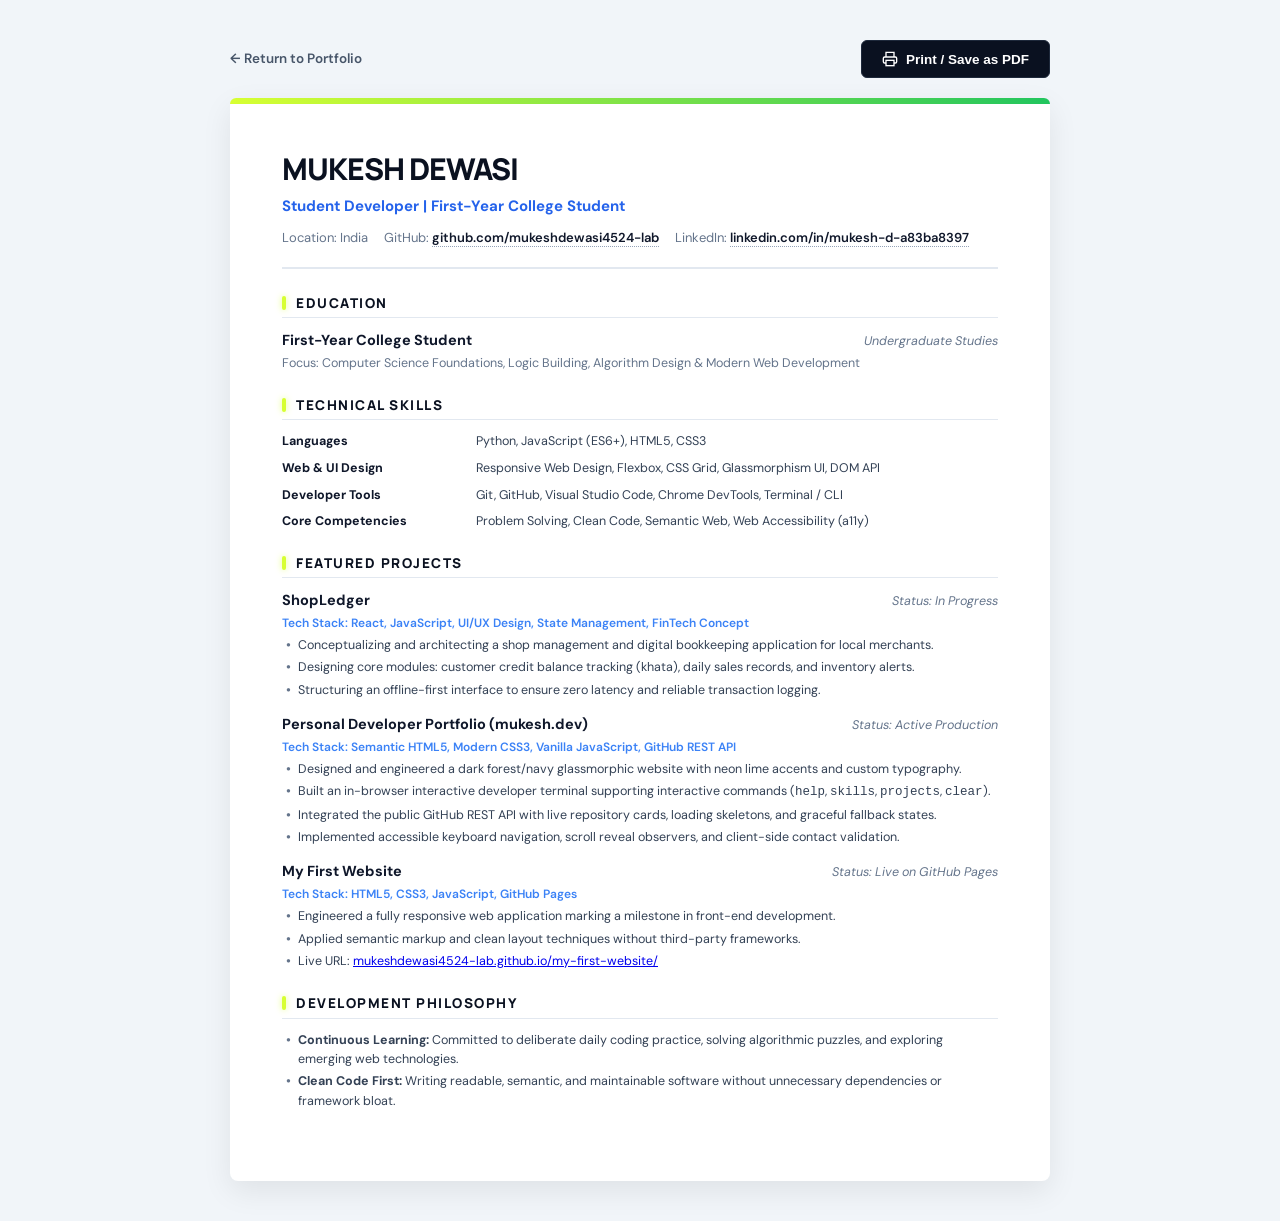
<file: resume.html>
<!DOCTYPE html>
<html lang="en">
<head>
    <meta charset="UTF-8">
    <meta name="viewport" content="width=device-width, initial-scale=1.0">
    <title>Mukesh Dewasi - Resume</title>
    <link rel="preconnect" href="https://fonts.googleapis.com">
    <link rel="preconnect" href="https://fonts.gstatic.com" crossorigin>
    <link href="https://fonts.googleapis.com/css2?family=DM+Sans:ital,wght@0,400;0,500;0,700;1,400&family=Manrope:wght@600;700;800&family=Fira+Code:wght@500&display=swap" rel="stylesheet">
    <style>
        :root {
            --primary: #0a1120;
            --accent: #d7ff32;
            --text-dark: #1e293b;
            --text-muted: #64748b;
            --border: #e2e8f0;
        }

        * {
            margin: 0;
            padding: 0;
            box-sizing: border-box;
        }

        body {
            font-family: 'DM Sans', -apple-system, BlinkMacSystemFont, sans-serif;
            background-color: #f1f5f9;
            color: var(--text-dark);
            line-height: 1.5;
            padding: 40px 20px;
        }

        .resume-page {
            max-width: 820px;
            margin: 0 auto;
            background: #ffffff;
            padding: 48px 52px;
            border-radius: 8px;
            box-shadow: 0 10px 30px rgba(0, 0, 0, 0.08);
            position: relative;
        }

        .top-accent-bar {
            position: absolute;
            top: 0;
            left: 0;
            right: 0;
            height: 6px;
            background: linear-gradient(90deg, #d7ff32, #22c55e);
            border-top-left-radius: 8px;
            border-top-right-radius: 8px;
        }

        .resume-header {
            border-bottom: 2px solid var(--border);
            padding-bottom: 20px;
            margin-bottom: 24px;
        }

        .resume-header h1 {
            font-family: 'Manrope', sans-serif;
            font-size: 30px;
            font-weight: 800;
            letter-spacing: -1px;
            color: var(--primary);
            text-transform: uppercase;
        }

        .resume-header .role-title {
            font-size: 15px;
            font-weight: 700;
            color: #2563eb;
            margin-top: 4px;
        }

        .contact-links {
            display: flex;
            flex-wrap: wrap;
            gap: 16px;
            margin-top: 10px;
            font-size: 13px;
            color: var(--text-muted);
        }

        .contact-links a {
            color: #0f172a;
            text-decoration: none;
            font-weight: 600;
            border-bottom: 1px dotted #94a3b8;
        }

        .contact-links a:hover {
            color: #2563eb;
            border-bottom-color: #2563eb;
        }

        .resume-section {
            margin-bottom: 22px;
        }

        .section-heading {
            font-family: 'Manrope', sans-serif;
            font-size: 13.5px;
            font-weight: 800;
            letter-spacing: 1.5px;
            text-transform: uppercase;
            color: var(--primary);
            display: flex;
            align-items: center;
            gap: 10px;
            margin-bottom: 12px;
            padding-bottom: 4px;
            border-bottom: 1.5px solid var(--border);
        }

        .section-heading::before {
            content: '';
            width: 4px;
            height: 14px;
            background: #d7ff32;
            border-radius: 2px;
            box-shadow: 0 0 6px rgba(215, 255, 50, 0.6);
        }

        .item-group {
            margin-bottom: 14px;
        }

        .item-header {
            display: flex;
            justify-content: space-between;
            align-items: baseline;
            gap: 10px;
            margin-bottom: 2px;
        }

        .item-title {
            font-size: 14.5px;
            font-weight: 700;
            color: #0f172a;
        }

        .item-subtitle {
            font-size: 12.5px;
            font-style: italic;
            color: #64748b;
        }

        .tech-inline {
            font-size: 12px;
            font-weight: 600;
            color: #3b82f6;
            margin-bottom: 4px;
        }

        ul.bullet-list {
            list-style: none;
            padding-left: 0;
            margin-top: 4px;
        }

        ul.bullet-list li {
            position: relative;
            padding-left: 16px;
            font-size: 12.5px;
            line-height: 1.55;
            color: #334155;
            margin-bottom: 3px;
        }

        ul.bullet-list li::before {
            content: '•';
            position: absolute;
            left: 4px;
            color: #64748b;
            font-weight: bold;
        }

        .skills-table {
            display: grid;
            grid-template-columns: 180px 1fr;
            gap: 8px 14px;
            font-size: 12.5px;
        }

        .skills-table .skill-cat {
            font-weight: 700;
            color: #0f172a;
        }

        .skills-table .skill-items {
            color: #334155;
        }

        .no-print-toolbar {
            max-width: 820px;
            margin: 0 auto 20px;
            display: flex;
            justify-content: space-between;
            align-items: center;
        }

        .btn-print {
            background: #0a1120;
            color: #ffffff;
            border: 1px solid #1e293b;
            padding: 10px 20px;
            border-radius: 6px;
            font-size: 13.5px;
            font-weight: 700;
            cursor: pointer;
            display: inline-flex;
            align-items: center;
            gap: 8px;
        }

        .btn-print:hover {
            background: #d7ff32;
            color: #0a1120;
        }

        .back-link {
            color: #475569;
            text-decoration: none;
            font-weight: 600;
            font-size: 13.5px;
        }

        .back-link:hover {
            color: #0f172a;
        }

        @media print {
            body {
                background: #ffffff;
                padding: 0;
            }
            .no-print-toolbar {
                display: none !important;
            }
            .resume-page {
                box-shadow: none;
                border: none;
                padding: 24px 30px;
                max-width: 100%;
            }
        }
    </style>
</head>
<body>

    <div class="no-print-toolbar">
        <a href="index.html" class="back-link">← Return to Portfolio</a>
        <button onclick="window.print()" class="btn-print">
            <svg width="16" height="16" viewBox="0 0 24 24" fill="none" stroke="currentColor" stroke-width="2"><polyline points="6 9 6 2 18 2 18 9"></polyline><path d="M6 18H4a2 2 0 0 1-2-2v-5a2 2 0 0 1 2-2h16a2 2 0 0 1 2 2v5a2 2 0 0 1-2 2h-2"></path><rect x="6" y="14" width="12" height="8"></rect></svg>
            Print / Save as PDF
        </button>
    </div>

    <main class="resume-page">
        <div class="top-accent-bar"></div>

        <header class="resume-header">
            <h1>Mukesh Dewasi</h1>
            <div class="role-title">Student Developer | First-Year College Student</div>
            <div class="contact-links">
                <span>Location: India</span>
                <span>GitHub: <a href="https://github.com/mukeshdewasi4524-lab" target="_blank" rel="noopener noreferrer">github.com/mukeshdewasi4524-lab</a></span>
                <span>LinkedIn: <a href="https://www.linkedin.com/in/mukesh-d-a83ba8397" target="_blank" rel="noopener noreferrer">linkedin.com/in/mukesh-d-a83ba8397</a></span>
            </div>
        </header>

        <section class="resume-section">
            <h2 class="section-heading">Education</h2>
            <div class="item-group">
                <div class="item-header">
                    <span class="item-title">First-Year College Student</span>
                    <span class="item-subtitle">Undergraduate Studies</span>
                </div>
                <div class="item-subtitle" style="font-style: normal; margin-top: 2px;">
                    Focus: Computer Science Foundations, Logic Building, Algorithm Design & Modern Web Development
                </div>
            </div>
        </section>

        <section class="resume-section">
            <h2 class="section-heading">Technical Skills</h2>
            <div class="skills-table">
                <div class="skill-cat">Languages</div>
                <div class="skill-items">Python, JavaScript (ES6+), HTML5, CSS3</div>

                <div class="skill-cat">Web & UI Design</div>
                <div class="skill-items">Responsive Web Design, Flexbox, CSS Grid, Glassmorphism UI, DOM API</div>

                <div class="skill-cat">Developer Tools</div>
                <div class="skill-items">Git, GitHub, Visual Studio Code, Chrome DevTools, Terminal / CLI</div>

                <div class="skill-cat">Core Competencies</div>
                <div class="skill-items">Problem Solving, Clean Code, Semantic Web, Web Accessibility (a11y)</div>
            </div>
        </section>

        <section class="resume-section">
            <h2 class="section-heading">Featured Projects</h2>

            <div class="item-group">
                <div class="item-header">
                    <span class="item-title">ShopLedger</span>
                    <span class="item-subtitle">Status: In Progress</span>
                </div>
                <div class="tech-inline">Tech Stack: React, JavaScript, UI/UX Design, State Management, FinTech Concept</div>
                <ul class="bullet-list">
                    <li>Conceptualizing and architecting a shop management and digital bookkeeping application for local merchants.</li>
                    <li>Designing core modules: customer credit balance tracking (khata), daily sales records, and inventory alerts.</li>
                    <li>Structuring an offline-first interface to ensure zero latency and reliable transaction logging.</li>
                </ul>
            </div>

            <div class="item-group">
                <div class="item-header">
                    <span class="item-title">Personal Developer Portfolio (mukesh.dev)</span>
                    <span class="item-subtitle">Status: Active Production</span>
                </div>
                <div class="tech-inline">Tech Stack: Semantic HTML5, Modern CSS3, Vanilla JavaScript, GitHub REST API</div>
                <ul class="bullet-list">
                    <li>Designed and engineered a dark forest/navy glassmorphic website with neon lime accents and custom typography.</li>
                    <li>Built an in-browser interactive developer terminal supporting interactive commands (<code>help</code>, <code>skills</code>, <code>projects</code>, <code>clear</code>).</li>
                    <li>Integrated the public GitHub REST API with live repository cards, loading skeletons, and graceful fallback states.</li>
                    <li>Implemented accessible keyboard navigation, scroll reveal observers, and client-side contact validation.</li>
                </ul>
            </div>

            <div class="item-group">
                <div class="item-header">
                    <span class="item-title">My First Website</span>
                    <span class="item-subtitle">Status: Live on GitHub Pages</span>
                </div>
                <div class="tech-inline">Tech Stack: HTML5, CSS3, JavaScript, GitHub Pages</div>
                <ul class="bullet-list">
                    <li>Engineered a fully responsive web application marking a milestone in front-end development.</li>
                    <li>Applied semantic markup and clean layout techniques without third-party frameworks.</li>
                    <li>Live URL: <a href="https://mukeshdewasi4524-lab.github.io/my-first-website/" target="_blank" rel="noopener noreferrer">mukeshdewasi4524-lab.github.io/my-first-website/</a></li>
                </ul>
            </div>
        </section>

        <section class="resume-section">
            <h2 class="section-heading">Development Philosophy</h2>
            <ul class="bullet-list">
                <li><strong>Continuous Learning:</strong> Committed to deliberate daily coding practice, solving algorithmic puzzles, and exploring emerging web technologies.</li>
                <li><strong>Clean Code First:</strong> Writing readable, semantic, and maintainable software without unnecessary dependencies or framework bloat.</li>
            </ul>
        </section>
    </main>

</body>
</html>
</file>
<file: style.css>
/* ==========================================================================
   DEVELOPER PORTFOLIO - STYLESHEET
   Identity: Mukesh Dewasi | Student Developer & Digital Craftsman
   Design System: Obsidian (#0B0D10) + Curated Multi-Accent Architecture:
     - Hero: Electric Lime (#D7FF64)
     - About & Journey: Digital Violet (#A78BFA)
     - ShopLedger: Warm Coral (#FF826E)
     - Terminal & Tech: Ice Blue (#72D7FF)
     - Contact: Soft White (#F5F5F0) & Obsidian (#0B0D10)
   Architecture: Semantic, Responsive, Glassmorphism, CSS Custom Properties
   ========================================================================== */

/* ===== 1. CSS VARIABLES & SYSTEM TOKENS ===== */
:root {
    /* Foundation Palette - Obsidian & Slate Surfaces (65% Dark Neutral Foundation) */
    --bg-primary: #0B0D10;           /* Obsidian Foundation */
    --bg-secondary: #12151B;         /* Surface Base */
    --bg-tertiary: #181C22;          /* Slate Surface */
    --bg-deep: #222731;              /* Deep Surface */
    --bg-card: rgba(24, 28, 34, 0.82);
    --bg-card-hover: rgba(34, 39, 49, 0.92);
    --bg-input: rgba(18, 21, 27, 0.92);
    --bg-terminal: #0E1116;          /* Deep Terminal Canvas */
    --bg-graphite: #222731;          /* Graphite UI Element */

    /* Typography Contrast (25% Typography & Neutral Surfaces) */
    --text-primary: #F5F5F0;         /* Soft White */
    --text-secondary: #A0A5AE;       /* Muted Grey */
    --text-muted: #6C727F;           /* Subtle Slate */
    --text-dim: #4B515D;             /* Dim Charcoal */

    /* Curated Multi-Accent System (10% Intentional Section Accents) */
    
    /* ACCENT 1: Electric Lime (Hero & Brand Signature) */
    --accent-lime: #D7FF64;
    --accent-lime-hover: #e5ff8f;
    --accent-lime-glow: rgba(215, 255, 100, 0.24);
    --accent-lime-soft: rgba(215, 255, 100, 0.12);
    --accent-lime-muted: rgba(215, 255, 100, 0.05);
    --border-lime: rgba(215, 255, 100, 0.38);

    /* ACCENT 2: Digital Violet (About & Journey Dominant Accent) */
    --accent-violet: #A78BFA;
    --accent-violet-hover: #c4b5fd;
    --accent-violet-glow: rgba(167, 139, 250, 0.24);
    --accent-violet-soft: rgba(167, 139, 250, 0.12);
    --accent-violet-muted: rgba(167, 139, 250, 0.05);
    --border-violet: rgba(167, 139, 250, 0.38);

    /* ACCENT 3: Warm Coral (ShopLedger Flagship Accent) */
    --accent-coral: #FF826E;
    --accent-coral-hover: #ff9b8c;
    --accent-coral-glow: rgba(255, 130, 110, 0.24);
    --accent-coral-soft: rgba(255, 130, 110, 0.12);
    --accent-coral-muted: rgba(255, 130, 110, 0.05);
    --border-coral: rgba(255, 130, 110, 0.38);

    /* ACCENT 4: Ice Blue (Terminal & Technical Skills Accent) */
    --accent-blue: #72D7FF;
    --accent-blue-hover: #9ee3ff;
    --accent-blue-glow: rgba(114, 215, 255, 0.24);
    --accent-blue-soft: rgba(114, 215, 255, 0.12);
    --accent-blue-muted: rgba(114, 215, 255, 0.05);
    --border-blue: rgba(114, 215, 255, 0.38);

    /* Global Fallback & Backward Compatibility Aliases */
    --lime: var(--accent-lime);
    --lime-hover: var(--accent-lime-hover);
    --lime-glow: var(--accent-lime-glow);
    --lime-soft: var(--accent-lime-soft);
    --gold: var(--accent-lime);
    --gold-glow: var(--accent-lime-glow);
    --gold-soft: var(--accent-lime-soft);
    --sage: var(--accent-violet);
    --sage-glow: var(--accent-violet-glow);
    --sage-soft: var(--accent-violet-soft);

    /* Semantic States */
    --color-success: #72D7FF;        /* Ice Blue */
    --color-success-bg: rgba(114, 215, 255, 0.12);
    --color-warning: #FF826E;        /* Warm Coral */
    --color-warning-bg: rgba(255, 130, 110, 0.12);
    --color-error: #ff5f56;          /* Crimson Alert */
    --color-error-bg: rgba(255, 95, 86, 0.12);
    --color-info: #A78BFA;           /* Digital Violet */
    --color-info-bg: rgba(167, 139, 250, 0.12);

    /* Borders & Outlines */
    --border-subtle: rgba(245, 245, 240, 0.07);
    --border-medium: rgba(245, 245, 240, 0.14);
    --border-graphite: #222731;
    --border-focus: var(--accent-lime);

    /* Typography */
    --font-display: 'Space Grotesk', -apple-system, BlinkMacSystemFont, 'Segoe UI', sans-serif;
    --font-heading: 'Space Grotesk', 'Manrope', -apple-system, BlinkMacSystemFont, sans-serif;
    --font-body: 'Manrope', 'DM Sans', -apple-system, BlinkMacSystemFont, sans-serif;
    --font-mono: 'JetBrains Mono', 'Fira Code', SFMono-Regular, Monaco, monospace;

    /* Elevations & Shadows */
    --shadow-sm: 0 4px 14px rgba(0, 0, 0, 0.4);
    --shadow-md: 0 12px 34px rgba(0, 0, 0, 0.55);
    --shadow-lg: 0 24px 60px rgba(0, 0, 0, 0.7);
    --shadow-lime: 0 0 35px var(--accent-lime-glow);
    --shadow-violet: 0 0 35px var(--accent-violet-glow);
    --shadow-coral: 0 0 35px var(--accent-coral-glow);
    --shadow-blue: 0 0 35px var(--accent-blue-glow);

    /* Layout Spacing */
    --nav-height: 80px;
    --section-spacing: 120px;
    --container-max-width: 1320px;
    --radius-sm: 8px;
    --radius-md: 14px;
    --radius-lg: 20px;
    --radius-pill: 9999px;

    /* Transitions & Physics */
    --transition-fast: 0.18s ease;
    --transition-base: 0.3s cubic-bezier(0.16, 1, 0.3, 1);
    --transition-smooth: 0.5s cubic-bezier(0.16, 1, 0.3, 1);
}

/* ===== 2. RESET & BASE ELEMENTS ===== */
*, *::before, *::after {
    margin: 0;
    padding: 0;
    box-sizing: border-box;
}

html {
    scroll-behavior: smooth;
    scroll-padding-top: calc(var(--nav-height) + 24px);
    -webkit-font-smoothing: antialiased;
    -moz-osx-font-smoothing: grayscale;
    text-rendering: optimizeLegibility;
}

body {
    font-family: var(--font-body);
    font-size: 16px;
    line-height: 1.7;
    color: var(--text-secondary);
    background-color: var(--bg-primary);
    overflow-x: hidden;
    position: relative;
    min-height: 100vh;
}

/* Custom Selection Highlight */
::selection {
    background-color: var(--lime);
    color: var(--bg-primary);
}

/* Custom Scrollbar */
::-webkit-scrollbar {
    width: 10px;
}

::-webkit-scrollbar-track {
    background: var(--bg-primary);
}

::-webkit-scrollbar-thumb {
    background: rgba(255, 255, 255, 0.12);
    border-radius: var(--radius-pill);
    border: 2px solid var(--bg-primary);
}

::-webkit-scrollbar-thumb:hover {
    background: var(--lime);
}

/* Base Typography */
h1, h2, h3, h4, h5, h6 {
    font-family: var(--font-heading);
    color: var(--text-primary);
    font-weight: 700;
    line-height: 1.25;
}

p {
    margin-bottom: 0;
}

a {
    color: inherit;
    text-decoration: none;
    transition: var(--transition-base);
}

button {
    font-family: inherit;
    cursor: pointer;
    border: none;
    background: none;
    color: inherit;
    transition: var(--transition-base);
}

input, textarea {
    font-family: var(--font-body);
}

ul {
    list-style: none;
}

/* Accessibility Skip Link */
.skip-link {
    position: absolute;
    top: -100px;
    left: 20px;
    background: var(--lime);
    color: var(--bg-primary);
    padding: 12px 20px;
    border-radius: var(--radius-sm);
    font-weight: 800;
    font-size: 14px;
    z-index: 99999;
    box-shadow: var(--shadow-md);
    transition: top 0.25s ease;
}

.skip-link:focus {
    top: 20px;
    outline: 2px solid #ffffff;
    outline-offset: 2px;
}

/* ===== 3. AMBIENT BACKGROUND GLOWS & SIGNATURE CANVAS ===== */
.ambient-background {
    position: fixed;
    top: 0;
    left: 0;
    width: 100vw;
    height: 100vh;
    pointer-events: none;
    z-index: -1;
    overflow: hidden;
    background-color: var(--bg-primary);
}

.ambient-canvas {
    position: absolute;
    inset: 0;
    width: 100%;
    height: 100%;
    pointer-events: none;
    z-index: 1;
    opacity: 0.75;
}

.background-glow {
    position: absolute;
    border-radius: 50%;
    filter: blur(140px);
    opacity: 0.16;
    transform: translateZ(0);
    will-change: transform, opacity;
}

.glow-one {
    width: 650px;
    height: 650px;
    background: radial-gradient(circle, rgba(215, 255, 100, 0.13) 0%, rgba(215, 255, 100, 0) 70%);
    top: -150px;
    right: -150px;
    animation: pulseGlow 14s ease-in-out infinite alternate;
}

.glow-two {
    width: 580px;
    height: 580px;
    background: radial-gradient(circle, rgba(167, 139, 250, 0.11) 0%, rgba(167, 139, 250, 0) 70%);
    bottom: 5%;
    left: -150px;
    opacity: 0.18;
    animation: pulseGlow 18s ease-in-out infinite alternate-reverse;
}

.glow-three {
    width: 500px;
    height: 500px;
    background: radial-gradient(circle, rgba(114, 215, 255, 0.09) 0%, rgba(11, 13, 16, 0) 70%);
    top: 35%;
    right: 10%;
    opacity: 0.25;
}

.background-grid {
    position: absolute;
    inset: 0;
    background-image:
        linear-gradient(rgba(245, 245, 240, 0.02) 1px, transparent 1px),
        linear-gradient(90deg, rgba(245, 245, 240, 0.02) 1px, transparent 1px);
    background-size: 55px 55px;
    opacity: 0.45;
    mask-image: radial-gradient(ellipse 70% 60% at 50% 40%, #000 30%, transparent 80%);
    -webkit-mask-image: radial-gradient(ellipse 70% 60% at 50% 40%, #000 30%, transparent 80%);
    z-index: 0;
}

@keyframes pulseGlow {
    0% { transform: scale(0.9) translate(0, 0); opacity: 0.12; }
    50% { transform: scale(1.1) translate(25px, -20px); opacity: 0.18; }
    100% { transform: scale(0.95) translate(-20px, 25px); opacity: 0.14; }
}

/* ===== 4. COMMON UTILITY & GLASSMORPHISM CLASSES ===== */
.section-container {
    width: 100%;
    max-width: var(--container-max-width);
    margin-left: auto;
    margin-right: auto;
    padding-left: clamp(20px, 5vw, 60px);
    padding-right: clamp(20px, 5vw, 60px);
}

.section {
    padding-top: var(--section-spacing);
    padding-bottom: var(--section-spacing);
    position: relative;
    border-top: 1px solid var(--border-subtle);
}

.glass-card {
    background: var(--bg-card);
    backdrop-filter: blur(18px);
    -webkit-backdrop-filter: blur(18px);
    border: 1px solid var(--border-subtle);
    border-radius: var(--radius-lg);
    box-shadow: var(--shadow-md);
    transition: var(--transition-base);
    position: relative;
    overflow: hidden;
}

.glass-card::before {
    content: '';
    position: absolute;
    inset: 0;
    border-radius: inherit;
    padding: 1px;
    background: linear-gradient(135deg, rgba(255, 255, 255, 0.1), rgba(255, 255, 255, 0.02) 60%, transparent 100%);
    -webkit-mask: linear-gradient(#fff 0 0) content-box, linear-gradient(#fff 0 0);
    -webkit-mask-composite: xor;
    mask-composite: exclude;
    pointer-events: none;
}

.glass-card:hover {
    border-color: var(--border-lime);
    box-shadow: 0 16px 45px rgba(0, 0, 0, 0.4), 0 0 25px rgba(197, 165, 114, 0.08);
}

/* Section Headings */
.section-heading {
    text-align: center;
    max-width: 700px;
    margin: 0 auto 65px;
}

.section-label {
    display: inline-block;
    color: var(--lime);
    font-size: 11.5px;
    font-weight: 800;
    letter-spacing: 2.8px;
    text-transform: uppercase;
    margin-bottom: 12px;
}

.section-heading h2 {
    font-size: clamp(32px, 4.2vw, 48px);
    font-weight: 800;
    letter-spacing: -1.5px;
    margin-bottom: 14px;
}

.section-heading h2 span,
.logo-accent,
.highlight {
    color: var(--lime);
}

.section-heading p {
    color: var(--text-muted);
    font-size: 15px;
    line-height: 1.7;
}

/* ===== 5. BUTTONS & INTERACTIVE ELEMENTS ===== */
.btn {
    display: inline-flex;
    align-items: center;
    justify-content: center;
    gap: 10px;
    padding: 13px 24px;
    border-radius: var(--radius-sm);
    font-size: 13.5px;
    font-weight: 700;
    line-height: 1;
    text-decoration: none;
    cursor: pointer;
    transition: var(--transition-base);
    white-space: nowrap;
    position: relative;
}

.btn .icon,
.btn .icon-arrow,
.btn .social-icon {
    width: 17px;
    height: 17px;
    flex-shrink: 0;
    transition: transform 0.25s ease;
}

/* Primary Button */
.primary-btn {
    background-color: var(--lime);
    color: var(--bg-primary);
    border: 1px solid var(--lime);
    box-shadow: 0 4px 20px rgba(197, 165, 114, 0.22);
}

.primary-btn:hover {
    background-color: var(--lime-hover);
    color: var(--bg-primary);
    transform: translateY(-3px);
    box-shadow: 0 8px 30px rgba(197, 165, 114, 0.35);
}

.primary-btn:hover .icon-arrow {
    transform: translate(2px, -2px);
}

.primary-btn:active {
    transform: translateY(-1px);
}

/* Secondary Button */
.secondary-btn {
    background-color: rgba(255, 255, 255, 0.04);
    color: var(--text-primary);
    border: 1px solid var(--border-medium);
    backdrop-filter: blur(10px);
}

.secondary-btn:hover {
    border-color: var(--lime);
    color: var(--lime);
    background-color: rgba(197, 165, 114, 0.07);
    transform: translateY(-3px);
}

.secondary-btn:hover .icon {
    transform: translateY(2px);
}

/* Ghost Button */
.ghost-btn {
    background: transparent;
    color: var(--text-secondary);
    border: 1px solid var(--border-subtle);
}

.ghost-btn:hover {
    color: var(--lime);
    border-color: var(--border-lime);
    background: rgba(197, 165, 114, 0.05);
    transform: translateY(-2px);
}

/* Text Link with Arrow */
.text-link {
    color: var(--lime);
    font-size: 13.5px;
    font-weight: 700;
    display: inline-flex;
    align-items: center;
    gap: 8px;
    padding: 0;
}

.text-link .arrow {
    transition: transform 0.25s ease;
}

.text-link:hover .arrow {
    transform: translateX(5px);
}

/* ===== 6. NAVBAR ===== */
.navbar {
    width: 100%;
    height: var(--nav-height);
    position: sticky;
    top: 0;
    z-index: 1000;
    background: rgba(11, 13, 16, 0.85);
    backdrop-filter: blur(20px);
    -webkit-backdrop-filter: blur(20px);
    border-bottom: 1px solid var(--border-graphite);
    transition: background 0.3s ease, border-color 0.3s ease;
}

.navbar.scrolled {
    background: rgba(11, 13, 16, 0.96);
    border-bottom-color: var(--border-graphite);
    box-shadow: 0 10px 30px rgba(0, 0, 0, 0.55);
}

.navbar-container {
    height: 100%;
    max-width: var(--container-max-width);
    margin: 0 auto;
    padding: 0 clamp(20px, 5vw, 60px);
    display: flex;
    align-items: center;
    justify-content: space-between;
    gap: 24px;
}

/* Logo */
.logo {
    display: inline-flex;
    align-items: center;
    font-family: var(--font-heading);
    font-size: 24px;
    font-weight: 800;
    letter-spacing: -0.8px;
    text-decoration: none;
    color: var(--text-primary);
    white-space: nowrap;
}

.logo-accent {
    color: var(--accent-lime);
    font-weight: 800;
}

/* Nav Menu */
.navbar nav {
    margin-left: auto;
}

.nav-links {
    display: flex;
    align-items: center;
    gap: 26px;
}

.nav-link {
    font-size: 13.5px;
    font-weight: 600;
    color: var(--text-muted);
    text-decoration: none;
    position: relative;
    padding: 8px 0;
    transition: color var(--transition-fast);
}

.nav-link::after {
    content: '';
    position: absolute;
    left: 0;
    bottom: -2px;
    width: 0;
    height: 2px;
    background: var(--accent-lime);
    border-radius: var(--radius-pill);
    box-shadow: 0 0 10px var(--accent-lime-glow);
    transition: width var(--transition-base);
}

.nav-link:hover,
.nav-link.active {
    color: var(--text-primary);
}

.nav-link.active::after,
.nav-link:hover::after {
    width: 100%;
}

.nav-link.active {
    color: var(--accent-lime);
}

.mobile-nav-cta {
    display: none;
}

/* Navbar Action CTAs */
.navbar-actions {
    display: flex;
    align-items: center;
    gap: 12px;
}

.nav-resume-btn {
    display: inline-flex;
    align-items: center;
    gap: 7px;
    padding: 8px 15px;
    border-radius: var(--radius-sm);
    font-size: 12.5px;
    font-weight: 700;
    color: var(--text-secondary);
    background: rgba(255, 255, 255, 0.04);
    border: 1px solid var(--border-medium);
    transition: var(--transition-base);
}

.nav-resume-btn .icon {
    width: 15px;
    height: 15px;
}

.nav-resume-btn:hover {
    color: var(--accent-lime);
    border-color: var(--border-lime);
    background: var(--accent-lime-soft);
}

.nav-button {
    display: inline-flex;
    align-items: center;
    gap: 8px;
    padding: 9px 18px;
    border-radius: var(--radius-sm);
    font-size: 13px;
    font-weight: 700;
    color: #0B0D10;
    background: var(--accent-lime);
    box-shadow: 0 2px 14px var(--accent-lime-glow);
    transition: var(--transition-base);
}

.nav-button .arrow-icon {
    width: 14px;
    height: 14px;
    transition: transform 0.25s ease;
}

.nav-button:hover {
    background: var(--accent-lime-hover);
    transform: translateY(-2px);
    box-shadow: 0 6px 20px var(--accent-lime-glow);
}

.nav-button:hover .arrow-icon {
    transform: translate(2px, -2px);
}

/* Mobile Hamburger Menu Toggle */
.menu-toggle,
.nav-toggle {
    display: none;
    width: 44px;
    height: 44px;
    position: relative;
    border-radius: var(--radius-sm);
    background: rgba(255, 255, 255, 0.04);
    border: 1px solid var(--border-medium);
    cursor: pointer;
    z-index: 1002;
    padding: 10px 9px;
    flex-direction: column;
    justify-content: space-around;
    align-items: center;
}

.menu-toggle .bar,
.nav-toggle .bar {
    width: 22px;
    height: 2px;
    background-color: var(--lime);
    border-radius: 4px;
    transition: transform 0.3s ease, opacity 0.3s ease;
    transform-origin: center;
}

.menu-toggle.open .bar-1,
.nav-toggle.open .bar-1 {
    transform: translateY(7px) rotate(45deg);
}

.menu-toggle.open .bar-2,
.nav-toggle.open .bar-2 {
    opacity: 0;
    transform: scaleX(0);
}

.menu-toggle.open .bar-3,
.nav-toggle.open .bar-3 {
    transform: translateY(-7px) rotate(-45deg);
}

/* ===== 7. HERO SECTION ===== */
.hero {
    min-height: calc(100vh - var(--nav-height));
    position: relative;
    display: grid;
    grid-template-columns: minmax(0, 1.2fr) minmax(0, 0.95fr);
    align-items: center;
    gap: clamp(40px, 5.5vw, 75px);
    padding-top: clamp(52px, 7vh, 85px);
    padding-bottom: clamp(65px, 8.5vh, 95px);
    scroll-margin-top: calc(var(--nav-height) + 16px);
}

.hero-content {
    position: relative;
    z-index: 2;
}

/* Hero Giant Watermark Background */
.hero-giant-watermark {
    position: absolute;
    top: 45%;
    left: 50%;
    transform: translate(-50%, -50%);
    font-family: var(--font-display);
    font-size: clamp(75px, 15vw, 210px);
    font-weight: 900;
    letter-spacing: -0.05em;
    color: rgba(245, 245, 240, 0.02);
    user-select: none;
    pointer-events: none;
    white-space: nowrap;
    z-index: 1;
}

/* Meta Top Row: Status Badge & Location */
.hero-meta-bar {
    display: flex;
    align-items: center;
    flex-wrap: wrap;
    gap: 12px;
    margin-bottom: 24px;
}

.status-badge-container {
    display: inline-flex;
    align-items: center;
    gap: 10px;
    padding: 7px 16px;
    background: rgba(215, 255, 100, 0.06);
    border: 1px solid rgba(215, 255, 100, 0.22);
    border-radius: var(--radius-pill);
    backdrop-filter: blur(10px);
    -webkit-backdrop-filter: blur(10px);
    width: fit-content;
}

.status-dot-pulse {
    width: 8px;
    height: 8px;
    background: var(--accent-lime);
    border-radius: 50%;
    box-shadow: 0 0 10px var(--accent-lime);
    position: relative;
    flex-shrink: 0;
}

.status-dot-pulse::after {
    content: '';
    position: absolute;
    inset: -3px;
    border-radius: 50%;
    border: 1px solid var(--accent-lime);
    animation: pulseDot 2s cubic-bezier(0.25, 1, 0.5, 1) infinite;
}

@keyframes pulseDot {
    0% { transform: scale(0.8); opacity: 0.9; }
    100% { transform: scale(2.2); opacity: 0; }
}

.status-badge-text {
    font-family: var(--font-mono);
    font-size: 11px;
    font-weight: 700;
    letter-spacing: 0.6px;
    text-transform: uppercase;
    color: var(--text-secondary);
}

.hero-location-pill {
    display: inline-flex;
    align-items: center;
    gap: 8px;
    font-family: var(--font-mono);
    font-size: 11px;
    color: var(--text-muted);
    padding: 7px 14px;
    background: rgba(24, 28, 34, 0.65);
    border: 1px solid var(--border-subtle);
    border-radius: var(--radius-pill);
    letter-spacing: 0.3px;
}

.geo-dot {
    width: 6px;
    height: 6px;
    border-radius: 50%;
    background: var(--accent-lime);
    display: inline-block;
}

/* Hero Title & Typography */
.hero-eyebrow {
    display: block;
    font-family: var(--font-mono);
    font-size: 11.5px;
    font-weight: 700;
    letter-spacing: 2.2px;
    text-transform: uppercase;
    color: var(--accent-lime);
    margin-bottom: 14px;
}

.hero-title {
    font-family: var(--font-display);
    font-size: clamp(34px, 4.4vw, 58px);
    font-weight: 700;
    line-height: 1.1;
    letter-spacing: -0.035em;
    margin-bottom: 22px;
    color: var(--text-primary);
}

.hero-title .highlight {
    color: var(--accent-lime);
    font-weight: 700;
}

.hero-title .highlight#typedText::after {
    content: '|';
    display: inline-block;
    margin-left: 3px;
    color: var(--accent-lime);
    font-weight: 300;
    animation: blinkCursor 0.9s infinite;
}

@keyframes blinkCursor {
    0%, 100% { opacity: 1; }
    50% { opacity: 0; }
}

/* Hero Description */
.hero-description {
    max-width: 550px;
    color: var(--text-secondary);
    font-size: 15.5px;
    line-height: 1.82;
    margin-bottom: 24px;
}

.hero-description strong {
    color: var(--text-primary);
    font-weight: 600;
}

/* Hero Stack Micro Pills */
.hero-stack-pills {
    display: flex;
    align-items: center;
    flex-wrap: wrap;
    gap: 8px;
    margin-bottom: 28px;
}

.stack-pill {
    display: inline-flex;
    align-items: center;
    gap: 6px;
    padding: 4px 12px;
    border-radius: var(--radius-pill);
    background: rgba(24, 28, 34, 0.75);
    border: 1px solid var(--border-subtle);
    font-family: var(--font-mono);
    font-size: 11px;
    color: var(--text-secondary);
}

.pill-dot {
    width: 5px;
    height: 5px;
    border-radius: 50%;
    background: var(--accent-lime);
    display: inline-block;
}

/* Hero Call To Action Buttons */
.hero-actions {
    display: flex;
    flex-wrap: wrap;
    align-items: center;
    gap: 14px;
    margin-bottom: 30px;
}

.flagship-hero-btn {
    background: var(--accent-lime);
    color: #0B0D10;
    box-shadow: 0 4px 20px rgba(215, 255, 100, 0.28);
    font-weight: 700;
}

.flagship-hero-btn:hover {
    background: #c3ec4b;
    box-shadow: 0 6px 28px rgba(215, 255, 100, 0.42);
    transform: translateY(-2px);
    color: #0B0D10;
}

.flagship-hero-btn .star-icon {
    color: #0B0D10;
    font-size: 13px;
    line-height: 1;
}

.resume-hero-btn {
    border-color: rgba(215, 255, 100, 0.35);
    color: var(--accent-lime);
}

.resume-hero-btn:hover {
    border-color: var(--accent-lime);
    color: #0B0D10;
    background: var(--accent-lime);
}

.icon-arrow {
    width: 16px;
    height: 16px;
    transition: transform var(--transition-base);
}

.flagship-hero-btn:hover .icon-arrow {
    transform: translate(2px, -2px);
}

/* Hero Verified Social Profiles */
.hero-socials {
    display: flex;
    align-items: center;
    flex-wrap: wrap;
    gap: 12px;
}

.social-label {
    font-size: 12.5px;
    font-weight: 600;
    color: var(--text-muted);
    letter-spacing: 0.3px;
}

.social-link {
    display: inline-flex;
    align-items: center;
    gap: 7px;
    font-size: 13px;
    font-weight: 600;
    color: var(--text-secondary);
    padding: 6px 12px;
    border-radius: var(--radius-sm);
    background: rgba(255, 255, 255, 0.03);
    border: 1px solid var(--border-subtle);
    transition: all var(--transition-base);
    text-decoration: none;
}

.social-link:hover {
    color: var(--accent-lime);
    background: rgba(215, 255, 100, 0.08);
    border-color: rgba(215, 255, 100, 0.28);
    transform: translateY(-2px);
}

.social-link .social-icon {
    width: 15px;
    height: 15px;
}

/* ===== 8. HERO VISUAL - CREATIVE STUDIO CONSOLE ===== */
.hero-visual {
    position: relative;
    display: flex;
    justify-content: center;
    align-items: center;
    perspective: 1200px;
    width: 100%;
    z-index: 2;
}

.visual-card {
    width: 100%;
    max-width: 480px;
    background: linear-gradient(155deg, rgba(24, 28, 34, 0.95), rgba(18, 21, 27, 0.98));
    border: 1px solid rgba(215, 255, 100, 0.22);
    border-radius: var(--radius-lg);
    box-shadow: 0 25px 65px rgba(0, 0, 0, 0.65), 0 0 35px rgba(215, 255, 100, 0.08);
    backdrop-filter: blur(25px);
    -webkit-backdrop-filter: blur(25px);
    overflow: hidden;
    transition: transform 0.35s ease, box-shadow 0.35s ease, border-color 0.35s ease;
}

.visual-card:hover {
    border-color: rgba(215, 255, 100, 0.42);
    box-shadow: 0 30px 75px rgba(0, 0, 0, 0.7), 0 0 45px rgba(215, 255, 100, 0.16);
}

/* Code Window Top Bar */
.window-bar {
    display: flex;
    align-items: center;
    justify-content: space-between;
    padding: 12px 18px;
    border-bottom: 1px solid var(--border-subtle);
    background: rgba(18, 21, 27, 0.75);
}

.window-dots {
    display: flex;
    gap: 7px;
}

.window-dots .dot {
    width: 10px;
    height: 10px;
    border-radius: 50%;
    display: block;
}

.window-dots .dot.red { background: #FF826E; }
.window-dots .dot.yellow { background: #D7FF64; }
.window-dots .dot.green { background: #72D7FF; }

.window-title {
    display: inline-flex;
    align-items: center;
    gap: 7px;
    font-family: var(--font-mono);
    font-size: 12px;
    color: var(--text-secondary);
}

.window-title .file-icon {
    width: 14px;
    height: 14px;
    color: var(--accent-lime);
}

.window-badge {
    font-family: var(--font-mono);
    font-size: 10.5px;
    font-weight: 700;
    color: var(--accent-lime);
    background: rgba(215, 255, 100, 0.12);
    padding: 3px 8px;
    border-radius: 4px;
    border: 1px solid rgba(215, 255, 100, 0.25);
    letter-spacing: 0.3px;
}

/* Code Body Area */
.code-body {
    margin: 0;
    padding: 18px 20px;
    font-family: var(--font-mono);
    font-size: 12px;
    line-height: 1.85;
    color: var(--text-primary);
    overflow-x: auto;
    background: transparent;
    scrollbar-width: thin;
    scrollbar-color: rgba(215, 255, 100, 0.3) transparent;
}

.code-body code {
    font-family: inherit;
    font-size: inherit;
    line-height: inherit;
}

.code-comment { color: #5A606A; font-style: italic; }
.code-keyword { color: var(--accent-violet); font-weight: 600; }
.code-class { color: var(--accent-lime); font-weight: 700; }
.code-function { color: var(--accent-blue); }
.code-param { color: var(--accent-coral); }
.code-string { color: #E0E2C8; }

/* Code Card Footer */
.code-card-footer {
    display: flex;
    align-items: center;
    justify-content: space-between;
    gap: 12px;
    padding: 10px 18px;
    border-top: 1px solid var(--border-subtle);
    background: rgba(18, 21, 27, 0.65);
    font-family: var(--font-mono);
    font-size: 11px;
    color: var(--text-muted);
}

.terminal-tag {
    display: inline-flex;
    align-items: center;
    gap: 6px;
}

.pulse-green {
    width: 7px;
    height: 7px;
    border-radius: 50%;
    background: var(--accent-lime);
    box-shadow: 0 0 8px var(--accent-lime);
    display: inline-block;
}

.terminal-stats {
    color: var(--text-muted);
    letter-spacing: 0.2px;
}

/* Scroll Down Indicator */
.scroll-indicator {
    position: absolute;
    bottom: 24px;
    left: 50%;
    transform: translateX(-50%);
    display: flex;
    flex-direction: column;
    align-items: center;
    gap: 8px;
    color: var(--text-muted);
    font-size: 9.5px;
    font-weight: 800;
    letter-spacing: 2px;
    text-decoration: none;
    transition: color 0.25s ease;
    z-index: 2;
}

.scroll-indicator:hover {
    color: var(--accent-lime);
}

.mouse-icon {
    width: 18px;
    height: 30px;
    border: 1.8px solid var(--text-muted);
    border-radius: 12px;
    position: relative;
    display: flex;
    justify-content: center;
    transition: border-color 0.25s ease;
}

.scroll-indicator:hover .mouse-icon {
    border-color: var(--accent-lime);
}

.mouse-icon .wheel {
    width: 3px;
    height: 6px;
    background: var(--accent-lime);
    border-radius: 3px;
    position: absolute;
    top: 5px;
    animation: scrollWheel 1.6s ease-in-out infinite;
}

.scroll-text {
    font-family: var(--font-mono);
    font-size: 9px;
    letter-spacing: 2px;
}

@keyframes scrollWheel {
    0% { transform: translateY(0); opacity: 1; }
    80% { transform: translateY(11px); opacity: 0; }
    100% { transform: translateY(0); opacity: 0; }
}

/* ===== 9. ABOUT SECTION ===== */
.about-grid {
    display: grid;
    grid-template-columns: 1.25fr 0.85fr;
    gap: 30px;
}

.about-main {
    padding: clamp(30px, 4vw, 48px);
    display: flex;
    flex-direction: column;
}

.card-header-line {
    display: flex;
    align-items: center;
    justify-content: space-between;
    gap: 10px;
    margin-bottom: 20px;
}

.card-number {
    color: var(--lime);
    font-size: 11px;
    font-weight: 800;
    letter-spacing: 2px;
}

.badge-status {
    font-size: 11px;
    font-weight: 700;
    color: var(--text-muted);
    background: rgba(255, 255, 255, 0.04);
    padding: 4px 10px;
    border-radius: var(--radius-pill);
    border: 1px solid var(--border-subtle);
}

.about-main h3 {
    font-size: clamp(28px, 3.2vw, 38px);
    line-height: 1.25;
    letter-spacing: -1.2px;
    margin-bottom: 22px;
}

.about-main h3 span {
    color: var(--lime);
}

.about-main p {
    color: var(--text-secondary);
    font-size: 15px;
    line-height: 1.85;
    margin-bottom: 16px;
}

.about-tags {
    display: flex;
    flex-wrap: wrap;
    gap: 10px;
    margin: 24px 0 32px;
}

.tag-pill {
    padding: 6px 14px;
    background: rgba(255, 255, 255, 0.035);
    border: 1px solid var(--border-subtle);
    border-radius: var(--radius-pill);
    font-size: 12px;
    font-weight: 600;
    color: var(--text-secondary);
}

.about-actions {
    display: flex;
    flex-wrap: wrap;
    align-items: center;
    gap: 20px;
    margin-top: auto;
    padding-top: 20px;
    border-top: 1px solid var(--border-subtle);
}

/* Side Credentials Stack */
.about-side {
    display: flex;
    flex-direction: column;
    gap: 18px;
}

.info-card {
    display: flex;
    align-items: flex-start;
    gap: 20px;
    padding: 26px;
    flex: 1;
}

.info-icon {
    width: 48px;
    height: 48px;
    display: grid;
    place-items: center;
    background: var(--accent-violet-soft);
    border: 1px solid var(--border-violet);
    border-radius: var(--radius-md);
    color: var(--accent-violet);
    flex-shrink: 0;
}

.info-icon svg {
    width: 22px;
    height: 22px;
}

.info-text h4 {
    font-size: 16px;
    margin-bottom: 4px;
}

.info-highlight {
    font-size: 13.5px;
    font-weight: 700;
    color: var(--accent-violet);
    margin-bottom: 6px;
}

.info-desc {
    font-size: 13px;
    color: var(--text-muted);
    line-height: 1.6;
}


/* ===== 9.5. DEVELOPER JOURNEY TIMELINE ===== */
.timeline-container {
    position: relative;
    max-width: 900px;
    margin: 0 auto;
    padding: 20px 0 40px 0;
}

.timeline-spine {
    position: absolute;
    top: 0;
    bottom: 0;
    left: 28px;
    width: 2px;
    background: linear-gradient(180deg, var(--accent-violet) 0%, rgba(167, 139, 250, 0.4) 60%, rgba(167, 139, 250, 0.08) 100%);
}

.timeline-milestone {
    position: relative;
    padding-left: 76px;
    margin-bottom: 36px;
}

.timeline-milestone:last-child {
    margin-bottom: 0;
}

.milestone-badge {
    position: absolute;
    left: 12px;
    top: 20px;
    width: 34px;
    height: 34px;
    border-radius: 50%;
    background: var(--bg-tertiary);
    border: 2px solid var(--accent-violet);
    color: var(--accent-violet);
    font-family: var(--font-mono);
    font-size: 12px;
    font-weight: 800;
    display: grid;
    place-items: center;
    box-shadow: 0 0 16px var(--accent-violet-glow);
    z-index: 2;
    transition: var(--transition-base);
}

.timeline-milestone:hover .milestone-badge {
    transform: scale(1.15);
    background: var(--accent-violet);
    color: #0B0D10;
    box-shadow: 0 0 24px var(--accent-violet-glow);
}

.milestone-card {
    padding: 26px 28px;
    transition: var(--transition-base);
}

.milestone-card:hover {
    transform: translateX(6px);
    border-color: var(--border-violet);
}

.milestone-header {
    display: flex;
    align-items: center;
    justify-content: space-between;
    gap: 12px;
    margin-bottom: 12px;
}

.milestone-phase {
    font-size: 11px;
    font-weight: 800;
    font-family: var(--font-mono);
    text-transform: uppercase;
    color: var(--accent-violet);
    letter-spacing: 0.1em;
}

.milestone-status {
    font-size: 11px;
    font-weight: 700;
    color: var(--text-muted);
    background: rgba(255, 255, 255, 0.05);
    padding: 3px 9px;
    border-radius: var(--radius-pill);
}

.milestone-card h3 {
    font-size: 20px;
    color: var(--text-primary);
    margin-bottom: 8px;
}

.milestone-card p {
    font-size: 13.5px;
    color: var(--text-secondary);
    line-height: 1.7;
    margin-bottom: 16px;
}

.milestone-skills {
    display: flex;
    flex-wrap: wrap;
    gap: 8px;
}

.milestone-skills span {
    font-size: 11.5px;
    font-weight: 600;
    color: #cbd5e1;
    background: rgba(255, 255, 255, 0.04);
    padding: 4px 10px;
    border-radius: var(--radius-sm);
    border: 1px solid var(--border-subtle);
}

/* Flagship Milestone Special Glow in Warm Coral */
.flagship-milestone .milestone-badge.flagship-badge {
    background: var(--bg-deep);
    border-color: var(--accent-coral);
    color: var(--accent-coral);
    box-shadow: 0 0 20px var(--accent-coral-glow);
}

.milestone-card.flagship-card {
    border: 1px solid var(--border-coral);
    background: linear-gradient(135deg, var(--accent-coral-soft), rgba(24, 28, 34, 0.95));
    box-shadow: 0 10px 30px rgba(0, 0, 0, 0.5), 0 0 25px var(--accent-coral-glow);
}

.milestone-phase.flagship-phase {
    color: var(--accent-coral);
}

.milestone-status.flagship-status {
    background: var(--accent-coral-soft);
    color: var(--accent-coral);
    border: 1px solid var(--border-coral);
}

/* ===== 9.8. SHOPLEDGER FLAGSHIP & CASE STUDY ===== */
.flagship-section {
    padding-top: 60px;
    padding-bottom: 80px;
}

.flagship-hero-header {
    text-align: center;
    max-width: 860px;
    margin: 0 auto 36px auto;
}

.flagship-badge-row {
    display: flex;
    align-items: center;
    justify-content: center;
    flex-wrap: wrap;
    gap: 10px;
    margin-bottom: 18px;
}

.flagship-pill {
    display: inline-flex;
    align-items: center;
    gap: 6px;
    font-size: 11.5px;
    font-weight: 800;
    font-family: var(--font-mono);
    color: #0B0D10;
    background: var(--accent-coral);
    padding: 5px 12px;
    border-radius: var(--radius-pill);
    box-shadow: 0 0 16px var(--accent-coral-glow);
    letter-spacing: 0.06em;
}

.flagship-status-pill {
    display: inline-flex;
    align-items: center;
    gap: 7px;
    font-size: 11px;
    font-weight: 700;
    color: var(--accent-coral);
    background: var(--accent-coral-soft);
    border: 1px solid var(--border-coral);
    padding: 4px 11px;
    border-radius: var(--radius-pill);
}

.pulse-emerald {
    width: 7px;
    height: 7px;
    border-radius: 50%;
    background: var(--accent-coral);
    box-shadow: 0 0 8px var(--accent-coral);
    animation: pulse 1.8s infinite;
}

.flagship-arch-pill {
    font-size: 11px;
    font-weight: 700;
    color: var(--text-muted);
    background: rgba(255, 255, 255, 0.04);
    border: 1px solid var(--border-subtle);
    padding: 4px 11px;
    border-radius: var(--radius-pill);
}

.flagship-main-title {
    font-size: clamp(38px, 6vw, 56px);
    font-weight: 800;
    letter-spacing: -0.03em;
    color: var(--text-primary);
    margin-bottom: 10px;
}

.flagship-tagline {
    font-size: clamp(16px, 2.2vw, 21px);
    font-weight: 600;
    color: var(--accent-coral);
    margin-bottom: 18px;
}

.flagship-lead-text {
    font-size: 15px;
    color: var(--text-secondary);
    line-height: 1.8;
    margin-bottom: 28px;
}

.flagship-cta-group {
    display: flex;
    align-items: center;
    justify-content: center;
    flex-wrap: wrap;
    gap: 14px;
}

.flagship-cta {
    padding: 13px 26px;
    font-size: 14.5px;
    background: var(--accent-coral) !important;
    color: #0B0D10 !important;
    border: 1px solid var(--accent-coral) !important;
    box-shadow: 0 4px 20px var(--accent-coral-glow) !important;
}

.flagship-cta:hover {
    background: var(--accent-coral-hover) !important;
    box-shadow: 0 8px 30px var(--accent-coral-glow) !important;
    transform: translateY(-2px);
}

.flagship-hero-btn {
    display: inline-flex;
    align-items: center;
    gap: 8px;
    background: var(--accent-coral) !important;
    color: #0B0D10 !important;
    border: 1px solid var(--accent-coral) !important;
    box-shadow: 0 4px 25px var(--accent-coral-glow) !important;
}

.flagship-hero-btn:hover {
    background: var(--accent-coral-hover) !important;
    box-shadow: 0 8px 35px var(--accent-coral-glow) !important;
    transform: translateY(-2px);
}

.flagship-nav-link {
    color: var(--accent-coral) !important;
    font-weight: 700 !important;
}

.flagship-project-card {
    border: 1px solid var(--border-coral) !important;
    box-shadow: 0 10px 30px rgba(0, 0, 0, 0.4), 0 0 25px var(--accent-coral-glow) !important;
}

/* Notice Banner */
.authentic-notice-banner {
    max-width: 960px;
    margin: 0 auto 30px auto;
    padding: 14px 20px;
    background: rgba(56, 189, 248, 0.08);
    border: 1px solid rgba(56, 189, 248, 0.25);
    border-radius: var(--radius-sm);
    display: flex;
    align-items: flex-start;
    gap: 12px;
}

.authentic-notice-banner svg {
    width: 20px;
    height: 20px;
    color: #38bdf8;
    flex-shrink: 0;
    margin-top: 1px;
}

.notice-text {
    font-size: 12.5px;
    color: #cbd5e1;
    line-height: 1.6;
}

.notice-text strong {
    color: #f8fafc;
}

/* Interactive SaaS Window */
.saas-showcase-container {
    max-width: 1080px;
    margin: 0 auto 70px auto;
}

.saas-window {
    background: linear-gradient(170deg, var(--bg-tertiary), var(--bg-primary));
    border: 1px solid var(--border-coral);
    box-shadow: 0 30px 80px rgba(0, 0, 0, 0.75), 0 0 35px var(--accent-coral-glow);
    border-radius: var(--radius-lg);
    overflow: hidden;
}

.saas-window-bar {
    display: flex;
    align-items: center;
    justify-content: space-between;
    padding: 12px 20px;
    background: rgba(18, 21, 27, 0.95);
    border-bottom: 1px solid var(--border-graphite);
}

.saas-window-dots {
    display: flex;
    gap: 7px;
}

.saas-dot {
    width: 11px;
    height: 11px;
    border-radius: 50%;
}

.saas-dot-red { background: #ff5f56; }
.saas-dot-yellow { background: #ffbd2e; }
.saas-dot-green { background: #27c93f; }

.saas-window-title {
    display: flex;
    align-items: center;
    gap: 12px;
}

.saas-app-name {
    font-family: var(--font-mono);
    font-size: 12.5px;
    font-weight: 700;
    color: var(--accent-coral);
}

.app-ver {
    font-size: 10px;
    color: var(--text-muted);
}

.saas-store-name {
    font-size: 11.5px;
    color: var(--text-secondary);
    background: rgba(255, 255, 255, 0.05);
    padding: 2px 8px;
    border-radius: 4px;
}

.saas-window-status {
    display: flex;
    align-items: center;
    gap: 6px;
    font-size: 11px;
    color: #34d399;
    font-family: var(--font-mono);
}

.status-indicator-live {
    width: 7px;
    height: 7px;
    border-radius: 50%;
    background: #34d399;
    box-shadow: 0 0 6px #34d399;
}

/* SaaS Navigation Tabs */
.saas-nav-tabs {
    display: flex;
    gap: 6px;
    padding: 10px 18px;
    background: rgba(0, 0, 0, 0.35);
    border-bottom: 1px solid var(--border-subtle);
    overflow-x: auto;
    -webkit-overflow-scrolling: touch;
}

.saas-tab-btn {
    display: inline-flex;
    align-items: center;
    gap: 8px;
    padding: 8px 14px;
    background: transparent;
    border: 1px solid transparent;
    border-radius: var(--radius-sm);
    color: var(--text-secondary);
    font-size: 12.5px;
    font-weight: 600;
    cursor: pointer;
    white-space: nowrap;
    transition: var(--transition-fast);
}

.saas-tab-btn:hover {
    color: var(--text-primary);
    background: rgba(255, 255, 255, 0.04);
}

.saas-tab-btn.active {
    background: var(--accent-coral-soft);
    border-color: var(--border-coral);
    color: var(--accent-coral);
}

/* SaaS Panels Body */
.saas-panels-body {
    padding: 24px;
}

.saas-panel-content {
    display: none;
}

.saas-panel-content.active {
    display: block;
    animation: fadeIn 0.3s ease-out;
}

/* KPI Grid */
.saas-kpi-grid {
    display: grid;
    grid-template-columns: repeat(4, 1fr);
    gap: 16px;
    margin-bottom: 24px;
}

.saas-kpi-card {
    background: rgba(255, 255, 255, 0.03);
    border: 1px solid var(--border-subtle);
    border-radius: var(--radius-md);
    padding: 18px;
    display: flex;
    flex-direction: column;
}

.kpi-top {
    display: flex;
    align-items: baseline;
    justify-content: space-between;
    gap: 8px;
    margin-bottom: 8px;
}

.kpi-label {
    font-size: 11.5px;
    color: var(--text-muted);
    font-weight: 600;
    text-transform: uppercase;
}

.kpi-trend {
    font-size: 10px;
    font-weight: 700;
    padding: 2px 6px;
    border-radius: 4px;
}

.kpi-trend.positive { background: rgba(52, 211, 153, 0.15); color: #34d399; }
.kpi-trend.warning { background: rgba(251, 191, 36, 0.15); color: #fbbf24; }
.kpi-trend.alert { background: rgba(248, 113, 113, 0.15); color: #f87171; }

.kpi-value {
    font-size: 26px;
    font-weight: 800;
    color: var(--text-primary);
    font-family: var(--font-mono);
    margin-bottom: 4px;
}

.text-amber { color: #fbbf24 !important; }
.text-lime { color: var(--lime) !important; }

.kpi-sub {
    font-size: 11px;
    color: var(--text-muted);
    line-height: 1.4;
}

/* Dual Column Layout */
.saas-dual-grid {
    display: grid;
    grid-template-columns: 1.4fr 1fr;
    gap: 20px;
}

.saas-card-sub {
    background: rgba(0, 0, 0, 0.25);
    border: 1px solid var(--border-subtle);
    border-radius: var(--radius-md);
    padding: 18px;
}

.sub-header {
    display: flex;
    align-items: center;
    justify-content: space-between;
    margin-bottom: 14px;
    padding-bottom: 10px;
    border-bottom: 1px solid var(--border-subtle);
}

.sub-header h4 {
    font-size: 14px;
    font-weight: 700;
}

.badge-mini {
    font-size: 10px;
    font-family: var(--font-mono);
    font-weight: 700;
    background: rgba(255, 255, 255, 0.05);
    padding: 2px 6px;
    border-radius: 4px;
    color: var(--text-muted);
}

/* SaaS Tables */
.saas-table-wrapper {
    overflow-x: auto;
    -webkit-overflow-scrolling: touch;
}

.saas-table {
    width: 100%;
    border-collapse: collapse;
    font-size: 12.5px;
    text-align: left;
}

.saas-table th {
    color: var(--text-muted);
    font-size: 11px;
    font-weight: 700;
    text-transform: uppercase;
    padding: 10px 12px;
    border-bottom: 1px solid var(--border-subtle);
}

.saas-table td {
    padding: 10px 12px;
    border-bottom: 1px solid rgba(255, 255, 255, 0.03);
    color: var(--text-secondary);
}

.amount-cell {
    font-family: var(--font-mono);
    font-weight: 700;
    color: var(--text-primary);
}

.status-badge {
    display: inline-block;
    font-size: 10px;
    font-weight: 700;
    padding: 2px 7px;
    border-radius: 4px;
    white-space: nowrap;
}

.udhaar-badge {
    background: rgba(251, 191, 36, 0.15);
    color: #fbbf24;
    border: 1px solid rgba(251, 191, 36, 0.3);
}

.paid-badge {
    background: rgba(52, 211, 153, 0.15);
    color: #34d399;
    border: 1px solid rgba(52, 211, 153, 0.3);
}

.payment-badge {
    background: rgba(56, 189, 248, 0.15);
    color: #38bdf8;
    border: 1px solid rgba(56, 189, 248, 0.3);
}

.in-progress-badge {
    background: rgba(168, 85, 247, 0.15);
    color: #c084fc;
    border: 1px solid rgba(168, 85, 247, 0.3);
}

.ai-badge {
    background: rgba(197, 165, 114, 0.15);
    color: var(--lime);
    border: 1px solid rgba(197, 165, 114, 0.3);
}

/* Alerts List */
.saas-alerts-list {
    display: flex;
    flex-direction: column;
    gap: 10px;
}

.saas-alert-item {
    display: flex;
    align-items: center;
    gap: 12px;
    padding: 12px;
    border-radius: var(--radius-sm);
    background: rgba(255, 255, 255, 0.02);
    border: 1px solid var(--border-subtle);
}

.alert-critical {
    border-left: 3px solid #f87171;
}

.alert-warning {
    border-left: 3px solid #fbbf24;
}

.alert-info {
    border-left: 3px solid #38bdf8;
}

.alert-icon {
    font-size: 16px;
}

.alert-info {
    flex-grow: 1;
}

.alert-title {
    font-size: 12px;
    font-weight: 700;
    color: var(--text-primary);
    margin-bottom: 2px;
}

.alert-desc {
    font-size: 11px;
    color: var(--text-muted);
    line-height: 1.4;
}

.saas-action-chip {
    padding: 4px 9px;
    font-size: 10.5px;
    font-weight: 700;
    color: var(--text-primary);
    background: rgba(255, 255, 255, 0.08);
    border: 1px solid var(--border-subtle);
    border-radius: 4px;
    cursor: pointer;
    transition: var(--transition-fast);
}

.saas-action-chip:hover {
    background: var(--lime);
    color: var(--bg-primary);
}

/* Khata Specific Elements */
.khata-top-bar {
    display: flex;
    align-items: center;
    justify-content: space-between;
    gap: 14px;
    margin-bottom: 16px;
    flex-wrap: wrap;
}

.khata-search-box {
    display: flex;
    align-items: center;
    gap: 8px;
    background: rgba(0, 0, 0, 0.35);
    border: 1px solid var(--border-subtle);
    border-radius: var(--radius-sm);
    padding: 6px 12px;
    flex-grow: 1;
    max-width: 480px;
}

.khata-search-box svg {
    width: 14px;
    height: 14px;
    color: var(--text-muted);
}

.khata-input {
    background: transparent;
    border: none;
    outline: none;
    color: var(--text-primary);
    font-size: 12px;
    width: 100%;
}

.khata-summary-pill {
    font-size: 12.5px;
    background: rgba(251, 191, 36, 0.1);
    border: 1px solid rgba(251, 191, 36, 0.25);
    padding: 6px 14px;
    border-radius: var(--radius-sm);
    display: flex;
    gap: 8px;
}

.customer-profile-cell {
    display: flex;
    align-items: center;
    gap: 10px;
}

.avatar-circle {
    width: 28px;
    height: 28px;
    border-radius: 50%;
    background: rgba(255, 255, 255, 0.08);
    display: grid;
    place-items: center;
    font-size: 10.5px;
    font-weight: 800;
    font-family: var(--font-mono);
    color: var(--accent-coral);
}

.cell-sub {
    display: block;
    font-size: 10.5px;
    color: var(--text-muted);
}

.table-btn-group {
    display: flex;
    align-items: center;
    gap: 6px;
}

.btn-micro {
    padding: 3px 8px;
    font-size: 10.5px;
    font-weight: 700;
    border-radius: 4px;
    background: rgba(255, 255, 255, 0.06);
    border: 1px solid var(--border-subtle);
    color: var(--text-primary);
    cursor: pointer;
    transition: var(--transition-fast);
}

.btn-micro:hover {
    background: rgba(255, 255, 255, 0.12);
}

.btn-micro-green {
    color: var(--accent-coral);
    border-color: var(--border-coral);
}

.btn-micro-wa {
    color: #4ade80;
    background: rgba(34, 197, 94, 0.12);
    border-color: rgba(34, 197, 94, 0.3);
}

.inventory-tags {
    display: flex;
    flex-wrap: wrap;
    gap: 8px;
}

.inv-filter-chip {
    font-size: 11px;
    font-weight: 700;
    color: var(--text-muted);
    background: rgba(255, 255, 255, 0.04);
    border: 1px solid var(--border-subtle);
    padding: 4px 10px;
    border-radius: var(--radius-sm);
    cursor: pointer;
}

.inv-filter-chip.active {
    background: var(--accent-coral-soft);
    border-color: var(--border-coral);
    color: var(--accent-coral);
}

.inv-filter-chip.alert-chip {
    color: #f87171;
    border-color: rgba(248, 113, 113, 0.25);
}

/* AI Assistant Container */
.saas-ai-container {
    background: rgba(0, 0, 0, 0.3);
    border: 1px solid var(--border-coral);
    border-radius: var(--radius-md);
    padding: 22px;
}

.ai-header-bar {
    display: flex;
    align-items: center;
    justify-content: space-between;
    margin-bottom: 20px;
    padding-bottom: 12px;
    border-bottom: 1px solid var(--border-subtle);
}

.ai-title-wrap {
    display: flex;
    align-items: center;
    gap: 12px;
}

.sparkle-icon {
    font-size: 22px;
}

.ai-title-wrap h4 {
    font-size: 15px;
    font-weight: 700;
    color: var(--text-primary);
}

.ai-title-wrap p {
    font-size: 11.5px;
    color: var(--text-muted);
}

.ai-query-card {
    display: flex;
    flex-direction: column;
    gap: 14px;
}

.query-prompt {
    display: flex;
    align-items: flex-start;
    gap: 10px;
}

.user-avatar-mini {
    font-size: 16px;
    background: rgba(255, 255, 255, 0.08);
    width: 28px;
    height: 28px;
    border-radius: 50%;
    display: grid;
    place-items: center;
}

.query-bubble {
    background: rgba(255, 255, 255, 0.06);
    border: 1px solid var(--border-subtle);
    padding: 10px 14px;
    border-radius: var(--radius-sm);
    font-size: 13px;
    color: var(--text-secondary);
    max-width: 650px;
}

.ai-response-card {
    display: flex;
    align-items: flex-start;
    gap: 12px;
    background: linear-gradient(135deg, var(--accent-coral-muted), rgba(24, 28, 34, 0.6));
    border: 1px solid var(--border-coral);
    padding: 16px;
    border-radius: var(--radius-sm);
}

.ai-avatar-mini {
    width: 28px;
    height: 28px;
    border-radius: 50%;
    background: var(--accent-coral-soft);
    color: var(--accent-coral);
    display: grid;
    place-items: center;
    flex-shrink: 0;
    font-size: 14px;
}

.response-body h5 {
    font-size: 13.5px;
    color: var(--accent-coral);
    margin-bottom: 8px;
}

.response-body p {
    font-size: 12.5px;
    color: #cbd5e1;
    line-height: 1.65;
    margin-bottom: 8px;
}

.response-body p:last-child {
    margin-bottom: 0;
}

/* ===== DETAILED SAAS CASE STUDY STYLING ===== */
.case-study-container {
    max-width: 1080px;
    margin: 40px auto 0 auto;
    padding-top: 40px;
    border-top: 1px solid var(--border-subtle);
}

.case-study-heading {
    text-align: center;
    margin-bottom: 30px;
}

.case-study-heading h3 {
    font-size: clamp(26px, 4vw, 36px);
    margin-bottom: 8px;
}

.case-study-sub {
    font-size: 14px;
    color: var(--text-muted);
}

.case-study-nav {
    display: flex;
    align-items: center;
    justify-content: center;
    flex-wrap: wrap;
    gap: 8px;
    margin-bottom: 36px;
    position: sticky;
    top: 76px;
    z-index: 20;
    background: rgba(11, 13, 16, 0.92);
    backdrop-filter: blur(12px);
    -webkit-backdrop-filter: blur(12px);
    padding: 10px 0;
    border-radius: var(--radius-pill);
}

.cs-nav-pill {
    font-size: 12px;
    font-weight: 700;
    color: var(--text-secondary);
    background: rgba(255, 255, 255, 0.04);
    border: 1px solid var(--border-subtle);
    padding: 5px 12px;
    border-radius: var(--radius-pill);
    transition: var(--transition-fast);
}

.cs-nav-pill:hover {
    color: var(--accent-coral);
    border-color: var(--border-coral);
    background: var(--accent-coral-soft);
}

.case-study-grid {
    display: grid;
    grid-template-columns: 1fr;
    gap: 28px;
}

.cs-card {
    padding: 32px;
    scroll-margin-top: 140px;
}

.cs-card-header {
    display: flex;
    align-items: center;
    gap: 14px;
    margin-bottom: 16px;
    padding-bottom: 12px;
    border-bottom: 1px solid var(--border-subtle);
}

.cs-number {
    width: 32px;
    height: 32px;
    border-radius: 8px;
    background: var(--accent-coral-soft);
    color: var(--accent-coral);
    border: 1px solid var(--border-coral);
    font-family: var(--font-mono);
    font-weight: 800;
    font-size: 13px;
    display: grid;
    place-items: center;
}

.cs-card-header h4 {
    font-size: 20px;
    color: var(--text-primary);
}

.cs-card p {
    font-size: 14px;
    color: var(--text-secondary);
    line-height: 1.8;
    margin-bottom: 14px;
}

.cs-card p:last-child {
    margin-bottom: 0;
}

.cs-feature-list {
    display: flex;
    flex-direction: column;
    gap: 12px;
    margin-top: 14px;
}

.cs-item {
    padding: 12px 16px;
    background: rgba(255, 255, 255, 0.02);
    border: 1px solid var(--border-subtle);
    border-radius: var(--radius-sm);
    font-size: 13px;
    color: #cbd5e1;
    line-height: 1.6;
}

.cs-item strong {
    color: var(--text-primary);
}

.cs-note {
    font-size: 12px !important;
    color: var(--text-muted) !important;
    margin-bottom: 18px !important;
}

.status-modules-grid {
    display: grid;
    grid-template-columns: repeat(3, 1fr);
    gap: 16px;
}

.module-item {
    background: rgba(255, 255, 255, 0.025);
    border: 1px solid var(--border-subtle);
    border-radius: var(--radius-sm);
    padding: 16px;
}

.mod-top {
    display: flex;
    align-items: baseline;
    justify-content: space-between;
    gap: 8px;
    margin-bottom: 8px;
}

.mod-top h5 {
    font-size: 13px;
    font-weight: 700;
}

.module-item p {
    font-size: 12px !important;
    color: var(--text-muted) !important;
    line-height: 1.55 !important;
    margin-bottom: 0 !important;
}

.tech-stack-cards-grid {
    display: grid;
    grid-template-columns: repeat(3, 1fr);
    gap: 16px;
}

.stack-card {
    background: rgba(255, 255, 255, 0.025);
    border: 1px solid var(--border-subtle);
    border-radius: var(--radius-sm);
    padding: 18px;
}

.stack-role {
    font-size: 10.5px;
    font-weight: 700;
    font-family: var(--font-mono);
    color: var(--lime);
    text-transform: uppercase;
    display: block;
    margin-bottom: 4px;
}

.stack-card h5 {
    font-size: 15px;
    color: var(--text-primary);
    margin-bottom: 6px;
}

.stack-card p {
    font-size: 12px !important;
    color: var(--text-muted) !important;
    line-height: 1.55 !important;
}

.process-steps-list {
    display: flex;
    flex-direction: column;
    gap: 14px;
}

.process-step {
    display: flex;
    gap: 16px;
    padding: 16px;
    background: rgba(255, 255, 255, 0.02);
    border: 1px solid var(--border-subtle);
    border-radius: var(--radius-sm);
}

.step-num {
    font-family: var(--font-mono);
    font-size: 18px;
    font-weight: 800;
    color: var(--lime);
    width: 32px;
    flex-shrink: 0;
}

.process-step h5 {
    font-size: 14px;
    margin-bottom: 4px;
}

.process-step p {
    font-size: 12.5px !important;
    color: var(--text-muted) !important;
    line-height: 1.6 !important;
    margin-bottom: 0 !important;
}

/* ===== 10. CLEAN GROUPED SKILLS SECTION ===== */
.skills-filters {
    display: flex;
    justify-content: center;
    align-items: center;
    flex-wrap: wrap;
    gap: 10px;
    margin-bottom: 40px;
}

.skill-filter-btn {
    display: inline-flex;
    align-items: center;
    gap: 8px;
    padding: 8px 18px;
    background: rgba(255, 255, 255, 0.035);
    border: 1px solid var(--border-subtle);
    border-radius: var(--radius-pill);
    font-size: 13px;
    font-weight: 700;
    color: var(--text-muted);
    cursor: pointer;
    transition: var(--transition-base);
}

.skill-filter-btn:hover {
    color: var(--text-primary);
    border-color: rgba(255, 255, 255, 0.2);
}

.skill-filter-btn.active {
    color: #0B0D10;
    background: var(--accent-blue);
    border-color: var(--accent-blue);
    box-shadow: 0 4px 15px var(--accent-blue-glow);
}

.skill-filter-btn .filter-count {
    padding: 2px 7px;
    border-radius: var(--radius-pill);
    background: rgba(0, 0, 0, 0.2);
    font-size: 11px;
    font-weight: 800;
    color: var(--text-secondary);
}

.skill-filter-btn.active .filter-count {
    background: rgba(11, 13, 16, 0.2);
    color: #0B0D10;
}

.skills-category-wrapper {
    margin-bottom: 36px;
}

.skills-category-wrapper:last-child {
    margin-bottom: 0;
}

.category-title-bar {
    display: flex;
    align-items: baseline;
    gap: 12px;
    margin-bottom: 18px;
    padding-bottom: 10px;
    border-bottom: 1px solid var(--border-subtle);
}

.cat-pill {
    font-size: 11px;
    font-weight: 800;
    font-family: var(--font-mono);
    color: var(--accent-blue);
    letter-spacing: 0.08em;
}

.category-title-bar h3 {
    font-size: 18px;
    color: var(--text-primary);
}

.skills-grid-clean {
    display: grid;
    grid-template-columns: repeat(auto-fit, minmax(260px, 1fr));
    gap: 20px;
}

.skill-card-clean {
    padding: 24px;
    display: flex;
    flex-direction: column;
    transition: var(--transition-base);
}

.skill-card-clean:hover {
    transform: translateY(-4px);
    border-color: var(--border-blue);
    box-shadow: 0 16px 45px rgba(0, 0, 0, 0.4), 0 0 25px var(--accent-blue-glow);
}

.skill-clean-header {
    display: flex;
    align-items: center;
    justify-content: space-between;
    margin-bottom: 16px;
}

.skill-clean-icon {
    width: 44px;
    height: 44px;
    border-radius: var(--radius-sm);
    display: grid;
    place-items: center;
}

.skill-clean-icon svg {
    width: 22px;
    height: 22px;
}

.python-icon-clean {
    color: #ffd43b;
    background: rgba(255, 212, 59, 0.12);
    border: 1px solid rgba(255, 212, 59, 0.25);
}

.html-icon-clean {
    color: #ff6a3d;
    background: rgba(255, 106, 61, 0.12);
    border: 1px solid rgba(255, 106, 61, 0.25);
}

.css-icon-clean {
    color: #38bdf8;
    background: rgba(56, 189, 248, 0.12);
    border: 1px solid rgba(56, 189, 248, 0.25);
}

.js-icon-clean {
    color: var(--accent-lime);
    background: var(--accent-lime-soft);
    border: 1px solid var(--border-lime);
}

.tool-icon-clean {
    color: var(--accent-violet);
    background: var(--accent-violet-soft);
    border: 1px solid var(--border-violet);
}

.skill-badge-mini {
    font-size: 10.5px;
    font-weight: 700;
    font-family: var(--font-mono);
    color: var(--accent-blue);
    background: var(--accent-blue-soft);
    border: 1px solid var(--border-blue);
    padding: 3px 8px;
    border-radius: 4px;
}

.skill-card-clean h4 {
    font-size: 18px;
    margin-bottom: 8px;
    color: var(--text-primary);
}

.skill-card-clean p {
    font-size: 13px;
    color: var(--text-muted);
    line-height: 1.65;
    margin-bottom: 16px;
    flex-grow: 1;
}

.skill-tag-row {
    display: flex;
    flex-wrap: wrap;
    gap: 6px;
}

.skill-tag-row span {
    font-size: 11px;
    font-weight: 600;
    color: var(--text-secondary);
    background: rgba(34, 39, 49, 0.6);
    padding: 3px 8px;
    border-radius: 4px;
    border: 1px solid var(--border-graphite);
}

/* Terminal Flagship Chip */
.term-chip.flagship-term-chip {
    border-color: var(--border-coral);
    color: var(--accent-coral);
    background: var(--accent-coral-soft);
}

.term-chip.flagship-term-chip:hover {
    background: var(--accent-coral);
    color: #0B0D10;
}

/* ===== 11. INTERACTIVE DEVELOPER TERMINAL ===== */
.terminal-wrapper {
    max-width: 960px;
    margin: 0 auto;
}

.terminal-window {
    background: var(--bg-terminal);
    border: 1px solid var(--border-blue);
    border-radius: var(--radius-lg);
    box-shadow: 0 25px 60px rgba(0, 0, 0, 0.65), 0 0 35px var(--accent-blue-glow);
    overflow: hidden;
    display: flex;
    flex-direction: column;
}

.terminal-top {
    display: flex;
    align-items: center;
    justify-content: space-between;
    padding: 14px 20px;
    background: rgba(0, 0, 0, 0.35);
    border-bottom: 1px solid var(--border-subtle);
}

.terminal-dots {
    display: flex;
    gap: 7px;
}

.terminal-dots .dot {
    width: 10px;
    height: 10px;
    border-radius: 50%;
    display: block;
}

.terminal-title {
    display: inline-flex;
    align-items: center;
    gap: 8px;
    font-family: var(--font-mono);
    font-size: 12.5px;
    color: var(--text-secondary);
}

.terminal-icon {
    width: 14px;
    height: 14px;
    color: var(--accent-blue);
}

.terminal-actions .term-btn {
    font-family: var(--font-mono);
    font-size: 11px;
    color: var(--text-muted);
    padding: 3px 8px;
    border-radius: 4px;
    background: rgba(255, 255, 255, 0.05);
    border: 1px solid var(--border-subtle);
}

.terminal-actions .term-btn:hover {
    color: var(--accent-blue);
    border-color: var(--border-blue);
}

.terminal-body {
    padding: 24px;
    max-height: 440px;
    overflow-y: auto;
    font-family: var(--font-mono);
    font-size: 13.5px;
    line-height: 1.7;
    color: #e2e8f0;
}

.terminal-welcome {
    margin-bottom: 20px;
}

.term-ascii {
    color: var(--accent-blue);
    font-size: 11px;
    line-height: 1.2;
    white-space: pre;
    margin-bottom: 14px;
    opacity: 0.9;
}

.term-intro-text {
    font-size: 13px;
    color: var(--text-muted);
}

.term-highlight {
    color: var(--accent-blue);
    font-weight: 700;
}

.terminal-history {
    display: flex;
    flex-direction: column;
    gap: 14px;
    margin-bottom: 14px;
}

.term-entry {
    display: flex;
    flex-direction: column;
    gap: 6px;
}

.term-input-echo {
    display: flex;
    align-items: baseline;
    gap: 8px;
    color: var(--text-primary);
}

.term-output {
    color: var(--text-secondary);
    padding-left: 14px;
    border-left: 2px solid var(--border-blue);
}

.term-output p {
    margin-bottom: 4px;
}

.term-output .term-accent {
    color: var(--accent-blue);
    font-weight: 600;
}

.term-output .term-warn {
    color: #fbbf24;
}

.term-output .term-link {
    color: var(--accent-blue);
    text-decoration: underline;
    cursor: pointer;
}

.term-output .term-link:hover {
    color: #ffffff;
}

.term-output table {
    border-collapse: collapse;
    width: 100%;
    max-width: 650px;
    margin-top: 6px;
}

.term-output td {
    padding: 3px 12px 3px 0;
    vertical-align: top;
}

.term-output td.term-cmd-col {
    color: var(--accent-blue);
    font-weight: 600;
    white-space: nowrap;
}

/* Prompt Line */
.terminal-prompt-row {
    display: flex;
    align-items: center;
    gap: 8px;
}

.terminal-prompt {
    font-family: var(--font-mono);
    font-size: 13px;
    white-space: nowrap;
    user-select: none;
}

.prompt-user { color: var(--accent-blue); font-weight: 700; }
.prompt-host { color: var(--accent-violet); }
.prompt-path { color: var(--accent-lime); }

.terminal-input {
    flex: 1;
    background: transparent;
    border: none;
    outline: none;
    color: #ffffff;
    font-family: var(--font-mono);
    font-size: 13.5px;
    caret-color: var(--accent-blue);
}

.terminal-quick-chips {
    display: flex;
    align-items: center;
    flex-wrap: wrap;
    gap: 8px;
    padding: 14px 20px;
    background: rgba(0, 0, 0, 0.3);
    border-top: 1px solid var(--border-subtle);
}

.quick-chips-label {
    font-size: 11px;
    font-weight: 700;
    color: var(--text-muted);
    font-family: var(--font-mono);
    margin-right: 4px;
}

.term-chip {
    padding: 4px 10px;
    border-radius: 4px;
    background: rgba(255, 255, 255, 0.04);
    border: 1px solid var(--border-subtle);
    color: var(--text-secondary);
    font-family: var(--font-mono);
    font-size: 11px;
    cursor: pointer;
    transition: var(--transition-fast);
}

.term-chip:hover {
    color: var(--accent-blue);
    background: var(--accent-blue-soft);
    border-color: var(--border-blue);
}

/* ===== 12. ADVANCED PROJECTS SHOWCASE ===== */
.project-filters {
    display: flex;
    justify-content: center;
    align-items: center;
    flex-wrap: wrap;
    gap: 10px;
    margin-bottom: 45px;
}

.filter-btn {
    display: inline-flex;
    align-items: center;
    gap: 8px;
    padding: 9px 18px;
    background: rgba(255, 255, 255, 0.035);
    border: 1px solid var(--border-subtle);
    border-radius: var(--radius-pill);
    font-size: 13px;
    font-weight: 700;
    color: var(--text-muted);
    cursor: pointer;
    transition: var(--transition-base);
}

.filter-btn:hover {
    color: var(--text-primary);
    border-color: rgba(255, 255, 255, 0.2);
}

.filter-btn.active {
    color: #0B0D10;
    background: var(--accent-lime);
    border-color: var(--accent-lime);
    box-shadow: 0 4px 15px var(--accent-lime-glow);
}

.filter-count {
    padding: 2px 7px;
    border-radius: var(--radius-pill);
    background: rgba(0, 0, 0, 0.2);
    font-size: 11px;
    font-weight: 800;
}

.filter-btn.active .filter-count {
    background: rgba(11, 13, 16, 0.2);
    color: #0B0D10;
}

/* Projects Grid */
.projects-grid {
    display: grid;
    grid-template-columns: repeat(3, minmax(0, 1fr));
    gap: 28px;
}

.project-card {
    display: flex;
    flex-direction: column;
    transition: transform var(--transition-base), box-shadow var(--transition-base), opacity 0.3s ease;
}

.project-card.is-hidden {
    display: none;
}

/* Project Previews */
.project-preview {
    min-height: 240px;
    padding: 24px;
    position: relative;
    overflow: hidden;
    display: flex;
    flex-direction: column;
    justify-content: center;
}

.preview-one {
    background:
        radial-gradient(circle at 80% 25%, rgba(114, 215, 255, 0.22), transparent 45%),
        linear-gradient(140deg, var(--bg-tertiary), var(--bg-primary));
}

.preview-two {
    align-items: center;
    text-align: center;
    background:
        radial-gradient(circle at center, rgba(255, 130, 110, 0.22), transparent 55%),
        linear-gradient(140deg, var(--bg-tertiary), var(--bg-primary));
}

.preview-three {
    background:
        radial-gradient(circle at 75% 20%, rgba(167, 139, 250, 0.22), transparent 45%),
        linear-gradient(140deg, var(--bg-tertiary), var(--bg-primary));
}

.browser-bar {
    position: absolute;
    top: 0;
    left: 0;
    right: 0;
    display: flex;
    align-items: center;
    gap: 12px;
    padding: 10px 16px;
    background: rgba(0, 0, 0, 0.35);
    border-bottom: 1px solid var(--border-subtle);
}

.browser-dots {
    display: flex;
    gap: 6px;
}

.browser-dots span {
    width: 8px;
    height: 8px;
    border-radius: 50%;
}

.browser-dots span:nth-child(1) { background: #ff5f56; }
.browser-dots span:nth-child(2) { background: #ffbd2e; }
.browser-dots span:nth-child(3) { background: #27c93f; }

.browser-url {
    color: var(--text-muted);
    font-size: 11px;
    font-family: var(--font-mono);
    white-space: nowrap;
    overflow: hidden;
    text-overflow: ellipsis;
}

.preview-content {
    margin-top: 26px;
}

.preview-badge {
    display: inline-block;
    color: var(--accent-lime);
    font-size: 10px;
    font-weight: 800;
    letter-spacing: 2px;
    text-transform: uppercase;
    margin-bottom: 8px;
}

.preview-one .preview-badge {
    color: var(--accent-blue);
}

.preview-three .preview-badge {
    color: var(--accent-violet);
}

.preview-content h3 {
    font-size: clamp(22px, 2.5vw, 30px);
    line-height: 1.18;
    letter-spacing: -0.8px;
    margin-bottom: 12px;
}

.preview-content h3 b {
    color: var(--accent-lime);
}

.preview-one .preview-content h3 b {
    color: var(--accent-blue);
}

.preview-three .preview-content h3 b {
    color: var(--accent-violet);
}

.preview-meta-pill {
    display: inline-block;
    padding: 4px 10px;
    background: rgba(255, 255, 255, 0.08);
    border: 1px solid var(--border-subtle);
    border-radius: var(--radius-pill);
    font-size: 11px;
    font-weight: 600;
    color: var(--text-secondary);
}

.preview-symbol {
    font-family: var(--font-heading);
    font-size: 56px;
    font-weight: 800;
    line-height: 1;
    color: var(--text-primary);
    margin-bottom: 4px;
}

.preview-symbol span { color: var(--accent-coral); }

.preview-two h3 { font-size: 24px; margin-bottom: 4px; }
.preview-two p { color: var(--text-muted); font-size: 12.5px; }

.preview-lines {
    display: flex;
    gap: 7px;
    margin-top: 14px;
}

.preview-lines span {
    width: 38px;
    height: 4px;
    border-radius: var(--radius-pill);
    background: var(--accent-coral);
}

.preview-lines span:nth-child(1) { opacity: 0.8; }
.preview-lines span:nth-child(2) { opacity: 0.4; }
.preview-lines span:nth-child(3) { opacity: 0.2; }

.preview-tag-concept {
    margin-top: 14px;
    padding: 3px 10px;
    border-radius: var(--radius-pill);
    background: var(--accent-coral-soft);
    border: 1px solid var(--border-coral);
    font-size: 11px;
    font-weight: 700;
    color: var(--accent-coral);
}

/* Project Details Area */
.project-details {
    padding: 26px;
    display: flex;
    flex-direction: column;
    flex-grow: 1;
}

.project-meta {
    display: flex;
    align-items: center;
    justify-content: space-between;
    gap: 12px;
    margin-bottom: 14px;
}

.project-category {
    font-size: 10.5px;
    font-weight: 800;
    color: var(--text-muted);
    letter-spacing: 1.5px;
}

.project-status {
    display: inline-flex;
    align-items: center;
    gap: 6px;
    padding: 4px 10px;
    border-radius: var(--radius-pill);
    font-size: 10.5px;
    font-weight: 800;
    letter-spacing: 0.8px;
}

.status-live {
    color: var(--lime);
    background: var(--lime-soft);
    border: 1px solid rgba(197, 165, 114, 0.3);
}

.progress-status {
    color: #fbbf24;
    background: rgba(251, 191, 36, 0.12);
    border: 1px solid rgba(251, 191, 36, 0.3);
}

.status-pulse-amber {
    width: 7px;
    height: 7px;
    border-radius: 50%;
    background: #fbbf24;
    box-shadow: 0 0 8px #fbbf24;
}

.project-details h3 {
    font-size: 21px;
    letter-spacing: -0.5px;
    margin-bottom: 10px;
}

.project-details p {
    color: var(--text-secondary);
    font-size: 14px;
    line-height: 1.75;
    margin-bottom: 20px;
    flex-grow: 1;
}

.tech-tags {
    display: flex;
    flex-wrap: wrap;
    gap: 6px;
    margin-bottom: 24px;
}

.tech-tags span {
    padding: 4px 9px;
    background: rgba(255, 255, 255, 0.04);
    border: 1px solid var(--border-subtle);
    border-radius: var(--radius-sm);
    font-size: 11px;
    font-weight: 600;
    color: var(--text-secondary);
}

.project-card-actions {
    display: flex;
    align-items: center;
    gap: 10px;
    flex-wrap: wrap;
    margin-top: auto;
}

.project-btn {
    padding: 10px 16px;
    font-size: 12.5px;
    flex: 1;
    min-width: 115px;
}

/* ===== 13. GITHUB API INTEGRATION SECTION ===== */
.github-profile-card {
    padding: 28px;
    margin-bottom: 35px;
    display: flex;
    justify-content: space-between;
    align-items: center;
    flex-wrap: wrap;
    gap: 24px;
}

.gh-profile-header {
    display: flex;
    align-items: center;
    gap: 18px;
}

.gh-avatar-placeholder {
    width: 56px;
    height: 56px;
    border-radius: 50%;
    background: var(--lime-soft);
    border: 2px solid var(--border-lime);
    display: grid;
    place-items: center;
    color: var(--lime);
    flex-shrink: 0;
}

.gh-avatar-placeholder svg {
    width: 32px;
    height: 32px;
}

.gh-user-title {
    display: flex;
    align-items: center;
    gap: 10px;
    margin-bottom: 4px;
}

.gh-user-title h3 {
    font-size: 20px;
}

.gh-badge {
    font-size: 12px;
    font-family: var(--font-mono);
    color: var(--lime);
    background: rgba(197, 165, 114, 0.08);
    padding: 2px 8px;
    border-radius: 4px;
}

.gh-bio {
    font-size: 13.5px;
    color: var(--text-muted);
}

.gh-profile-stats {
    display: flex;
    align-items: center;
    gap: 22px;
    flex-wrap: wrap;
}

.gh-stat-item {
    display: flex;
    flex-direction: column;
    gap: 2px;
}

.gh-stat-label {
    font-size: 11px;
    font-weight: 700;
    color: var(--text-muted);
    text-transform: uppercase;
    letter-spacing: 1px;
}

.gh-stat-value {
    font-size: 18px;
    font-weight: 800;
    color: var(--lime);
    font-family: var(--font-mono);
}

.gh-stat-link {
    font-size: 13px;
    font-weight: 700;
    color: var(--text-primary);
}

.gh-stat-link:hover {
    color: var(--lime);
}

.gh-refresh-btn {
    padding: 9px 15px;
    font-size: 12px;
}

/* GitHub Repos Grid */
.github-repos-grid {
    display: grid;
    grid-template-columns: repeat(3, minmax(0, 1fr));
    gap: 24px;
}

.repo-card {
    padding: 24px;
    display: flex;
    flex-direction: column;
    min-height: 190px;
}

.repo-header {
    display: flex;
    align-items: baseline;
    justify-content: space-between;
    gap: 10px;
    margin-bottom: 10px;
}

.repo-title {
    font-size: 16px;
    font-weight: 800;
    color: var(--text-primary);
    font-family: var(--font-mono);
}

.repo-card:hover .repo-title {
    color: var(--lime);
}

.repo-desc {
    font-size: 13px;
    color: var(--text-muted);
    line-height: 1.65;
    margin-bottom: 18px;
    flex-grow: 1;
}

.repo-footer {
    display: flex;
    align-items: center;
    justify-content: space-between;
    font-size: 11.5px;
    color: var(--text-muted);
    padding-top: 14px;
    border-top: 1px solid var(--border-subtle);
}

.repo-lang {
    display: inline-flex;
    align-items: center;
    gap: 6px;
    font-weight: 600;
    color: var(--text-secondary);
}

.lang-dot {
    width: 8px;
    height: 8px;
    border-radius: 50%;
}

.repo-counts {
    display: flex;
    align-items: center;
    gap: 12px;
}

.repo-stat-badge {
    display: inline-flex;
    align-items: center;
    gap: 4px;
}

.repo-stat-badge svg {
    width: 13px;
    height: 13px;
}

/* Skeletons */
.repo-skeleton-card {
    height: 190px;
    background: rgba(255, 255, 255, 0.03);
    border: 1px solid var(--border-subtle);
    border-radius: var(--radius-lg);
    position: relative;
    overflow: hidden;
}

.repo-skeleton-card::after {
    content: '';
    position: absolute;
    inset: 0;
    transform: translateX(-100%);
    background: linear-gradient(90deg, transparent, rgba(255, 255, 255, 0.06), transparent);
    animation: shimmer 1.6s infinite;
}

@keyframes shimmer {
    100% { transform: translateX(100%); }
}

.github-status-notice {
    margin-top: 24px;
    padding: 12px 18px;
    background: rgba(255, 255, 255, 0.03);
    border: 1px solid var(--border-subtle);
    border-radius: var(--radius-sm);
    font-size: 12.5px;
    color: var(--text-muted);
    text-align: center;
}

/* ===== 14. SMART CONTACT SECTION ===== */
.contact-wrapper {
    display: grid;
    grid-template-columns: 0.9fr 1.1fr;
    gap: 34px;
}

.contact-info-card {
    padding: clamp(30px, 4vw, 45px);
    display: flex;
    flex-direction: column;
    background: var(--bg-card);
    border: 1px solid var(--border-graphite);
}

.contact-info-card h3 {
    font-size: clamp(28px, 3.2vw, 36px);
    line-height: 1.25;
    letter-spacing: -1px;
    margin: 14px 0 18px;
}

.contact-info-card h3 span { color: #F5F5F0; }

.contact-intro-text {
    color: var(--text-secondary);
    font-size: 14.5px;
    line-height: 1.8;
    margin-bottom: 30px;
}

.contact-detail-items {
    display: flex;
    flex-direction: column;
    gap: 20px;
    margin-bottom: 34px;
}

.contact-item {
    display: flex;
    align-items: flex-start;
    gap: 16px;
}

.contact-item-icon {
    width: 44px;
    height: 44px;
    display: grid;
    place-items: center;
    background: rgba(245, 245, 240, 0.06);
    border: 1px solid rgba(245, 245, 240, 0.15);
    border-radius: var(--radius-sm);
    color: #F5F5F0;
    flex-shrink: 0;
}

.contact-item-icon svg {
    width: 20px;
    height: 20px;
}

.contact-item-info {
    display: flex;
    flex-direction: column;
    gap: 3px;
}

.contact-item-info .label {
    font-size: 11.5px;
    font-weight: 700;
    color: var(--text-muted);
    text-transform: uppercase;
    letter-spacing: 1px;
}

.contact-item-info .value {
    font-size: 14.5px;
    font-weight: 600;
    color: var(--text-primary);
    word-break: break-all;
}

.contact-item-info a.value:hover { color: #F5F5F0; }
.static-value { color: var(--text-secondary); }

/* Contact Social Channel Pills */
.contact-social-pills {
    display: flex;
    flex-wrap: wrap;
    gap: 10px;
    margin-top: auto;
    padding-top: 24px;
    border-top: 1px solid var(--border-subtle);
}

.social-pill {
    display: inline-flex;
    align-items: center;
    gap: 8px;
    padding: 9px 16px;
    border-radius: var(--radius-pill);
    background: rgba(255, 255, 255, 0.04);
    border: 1px solid var(--border-medium);
    font-size: 12.5px;
    font-weight: 700;
    color: var(--text-secondary);
    transition: var(--transition-base);
}

.social-pill:hover {
    color: #F5F5F0;
    border-color: #F5F5F0;
    background: rgba(245, 245, 240, 0.08);
    transform: translateY(-2px);
}

.social-pill .social-icon,
.social-pill svg {
    width: 16px;
    height: 16px;
}

.social-pill .arrow {
    font-size: 14px;
    transition: transform 0.25s ease;
}

.social-pill:hover .arrow {
    transform: translate(2px, -2px);
}

.resume-pill:hover .arrow {
    transform: translateY(2px);
}

/* Contact Form Container */
.contact-form-container {
    padding: clamp(30px, 4.5vw, 48px);
    background: var(--bg-card);
    border: 1px solid var(--border-graphite);
}

.form-header {
    margin-bottom: 26px;
}

.form-header h3 {
    font-size: 24px;
    margin-bottom: 6px;
}

.form-header p {
    color: var(--text-muted);
    font-size: 14px;
}

/* Form Group & Input Styling */
.form-group {
    margin-bottom: 22px;
}

.form-label {
    display: block;
    font-size: 13px;
    font-weight: 700;
    color: var(--text-primary);
    margin-bottom: 8px;
}

.form-label .required { color: var(--accent-lime); }

.label-with-count {
    display: flex;
    align-items: center;
    justify-content: space-between;
}

.char-counter {
    font-size: 11px;
    color: var(--text-muted);
    font-family: var(--font-mono);
}

.input-wrapper {
    position: relative;
    display: flex;
    align-items: center;
}

.field-icon {
    position: absolute;
    left: 16px;
    width: 18px;
    height: 18px;
    color: var(--text-muted);
    pointer-events: none;
    transition: color 0.25s ease;
}

.textarea-wrapper {
    align-items: flex-start;
}

.textarea-wrapper .field-icon {
    top: 16px;
}

.form-input {
    width: 100%;
    padding: 14px 16px 14px 46px;
    background: #0E1116;
    border: 1px solid var(--border-graphite);
    border-radius: var(--radius-sm);
    color: var(--text-primary);
    font-size: 14.5px;
    transition: border-color var(--transition-fast), box-shadow var(--transition-fast);
}

.form-textarea {
    resize: vertical;
    min-height: 120px;
    line-height: 1.6;
    padding-top: 14px;
}

.form-input::placeholder { color: var(--text-dim); }

.form-input:focus {
    outline: none;
    border-color: #F5F5F0;
    box-shadow: 0 0 0 3px rgba(245, 245, 240, 0.15);
}

.form-input:focus + .field-icon,
.input-wrapper:focus-within .field-icon {
    color: #F5F5F0;
}

/* Input Error State */
.form-group.has-error .form-input {
    border-color: var(--color-error);
    background: rgba(239, 68, 68, 0.05);
}

.form-group.has-error .form-input:focus {
    box-shadow: 0 0 0 3px rgba(239, 68, 68, 0.2);
}

.error-msg {
    display: block;
    color: var(--color-error);
    font-size: 12px;
    font-weight: 600;
    margin-top: 6px;
    min-height: 17px;
}

/* Form Feedback Banner */
.form-feedback {
    padding: 16px 20px;
    border-radius: var(--radius-sm);
    font-size: 13.5px;
    line-height: 1.6;
    margin-bottom: 24px;
    display: none;
}

.form-feedback.success {
    display: block;
    background: var(--color-success-bg);
    color: #4ade80;
    border: 1px solid rgba(74, 222, 128, 0.3);
}

.form-feedback.error {
    display: block;
    background: var(--color-error-bg);
    color: #f87171;
    border: 1px solid rgba(248, 113, 113, 0.3);
}

.feedback-actions {
    display: flex;
    flex-wrap: wrap;
    gap: 10px;
    margin-top: 12px;
}

/* Submit Button & Spinner - Bold Soft White & Obsidian Contrast */
.submit-btn {
    width: 100%;
    padding: 15px;
    font-size: 14.5px;
    font-weight: 800;
    background: #F5F5F0 !important;
    color: #0B0D10 !important;
    border: 1px solid #F5F5F0 !important;
    letter-spacing: 0.3px;
    box-shadow: 0 4px 20px rgba(245, 245, 240, 0.16);
    cursor: pointer;
    transition: var(--transition-base);
}

.submit-btn:hover {
    background: #ffffff !important;
    color: #000000 !important;
    transform: translateY(-3px);
    box-shadow: 0 8px 30px rgba(245, 245, 240, 0.3);
}

.btn-spinner {
    display: none;
    width: 18px;
    height: 18px;
    border: 2px solid rgba(11, 13, 16, 0.3);
    border-top-color: #0B0D10;
    border-radius: 50%;
    animation: spin 0.7s linear infinite;
}

.submit-btn.loading .btn-text,
.submit-btn.loading .icon-arrow {
    display: none;
}

.submit-btn.loading .btn-spinner {
    display: block;
}

@keyframes spin {
    to { transform: rotate(360deg); }
}

.form-disclaimer {
    display: flex;
    align-items: center;
    justify-content: center;
    gap: 7px;
    margin-top: 14px;
    font-size: 12px;
    color: var(--text-dim);
}

.form-disclaimer svg {
    width: 14px;
    height: 14px;
    flex-shrink: 0;
}

/* ===== 15. FOOTER ===== */
.footer {
    background: #0B0D10;
    border-top: 1px solid var(--border-graphite);
    padding-top: 70px;
    position: relative;
    z-index: 10;
}

.footer-container {
    max-width: var(--container-max-width);
    margin: 0 auto;
    padding: 0 clamp(20px, 5vw, 60px) 50px;
    display: grid;
    grid-template-columns: 1.5fr 1fr 1fr;
    gap: 40px;
}

.footer-brand .logo {
    margin-bottom: 14px;
}

.footer-tagline {
    color: var(--text-muted);
    font-size: 14px;
    line-height: 1.7;
    max-width: 380px;
}

.footer-nav h4,
.footer-socials h4 {
    font-size: 14px;
    text-transform: uppercase;
    letter-spacing: 1.2px;
    color: var(--text-primary);
    margin-bottom: 18px;
}

.footer-nav ul {
    display: flex;
    flex-direction: column;
    gap: 10px;
}

.footer-nav a {
    color: var(--text-muted);
    font-size: 13.5px;
    transition: color 0.25s ease, transform 0.25s ease;
    display: inline-block;
}

.footer-nav a:hover {
    color: var(--lime);
    transform: translateX(4px);
}

.footer-social-links {
    display: flex;
    flex-direction: column;
    gap: 12px;
}

.footer-social-links a {
    display: inline-flex;
    align-items: center;
    gap: 10px;
    color: var(--text-muted);
    font-size: 13.5px;
    transition: color 0.25s ease;
}

.footer-social-links svg {
    width: 17px;
    height: 17px;
}

.footer-social-links a:hover {
    color: var(--lime);
}

.footer-bottom {
    border-top: 1px solid rgba(255, 255, 255, 0.05);
    padding: 24px 0;
}

.footer-bottom-container {
    max-width: var(--container-max-width);
    margin: 0 auto;
    padding: 0 clamp(20px, 5vw, 60px);
    display: flex;
    align-items: center;
    justify-content: space-between;
    flex-wrap: wrap;
    gap: 16px;
    font-size: 12.5px;
    color: var(--text-dim);
}

.footer-back-to-top {
    display: inline-flex;
    align-items: center;
    gap: 6px;
    color: var(--text-muted);
    font-weight: 600;
    transition: color 0.25s ease;
}

.footer-back-to-top svg {
    width: 14px;
    height: 14px;
    transition: transform 0.25s ease;
}

.footer-back-to-top:hover {
    color: var(--lime);
}

.footer-back-to-top:hover svg {
    transform: translateY(-3px);
}

/* ===== 16. FLOATING BACK TO TOP BUTTON ===== */
.back-to-top-btn {
    position: fixed;
    bottom: 30px;
    right: 30px;
    width: 48px;
    height: 48px;
    border-radius: 50%;
    background: var(--bg-card);
    backdrop-filter: blur(15px);
    -webkit-backdrop-filter: blur(15px);
    border: 1px solid var(--border-medium);
    color: var(--lime);
    display: grid;
    place-items: center;
    box-shadow: 0 10px 25px rgba(0, 0, 0, 0.45);
    z-index: 999;
    cursor: pointer;
    opacity: 0;
    visibility: hidden;
    transform: scale(0.7) translateY(15px);
    transition: opacity 0.3s ease, transform 0.3s ease, visibility 0.3s ease, background 0.3s ease, border-color 0.3s ease;
}

.back-to-top-btn.visible {
    opacity: 1;
    visibility: visible;
    transform: scale(1) translateY(0);
}

.back-to-top-btn:hover {
    background: var(--lime);
    color: var(--bg-primary);
    border-color: var(--lime);
    transform: scale(1.08) translateY(-3px);
    box-shadow: 0 12px 30px rgba(197, 165, 114, 0.35);
}

.back-to-top-btn svg {
    width: 20px;
    height: 20px;
}

/* ===== 17. SHARED PROJECT DETAILS MODAL ===== */
.modal-overlay {
    position: fixed;
    inset: 0;
    background: rgba(4, 7, 12, 0.88);
    backdrop-filter: blur(14px);
    -webkit-backdrop-filter: blur(14px);
    z-index: 10000;
    display: flex;
    align-items: center;
    justify-content: center;
    padding: 20px;
    opacity: 0;
    visibility: hidden;
    transition: opacity 0.3s ease, visibility 0.3s ease;
}

.modal-overlay.active {
    opacity: 1;
    visibility: visible;
}

.modal-card {
    width: 100%;
    max-width: 660px;
    background: linear-gradient(150deg, var(--bg-tertiary), var(--bg-primary));
    border: 1px solid var(--border-graphite);
    box-shadow: 0 25px 70px rgba(0, 0, 0, 0.75), 0 0 40px var(--gold-glow);
    transform: scale(0.92) translateY(20px);
    transition: transform 0.35s cubic-bezier(0.16, 1, 0.3, 1);
}

.modal-overlay.active .modal-card {
    transform: scale(1) translateY(0);
}

.modal-header {
    display: flex;
    align-items: center;
    justify-content: space-between;
    padding: 24px 28px;
    border-bottom: 1px solid var(--border-subtle);
}

.modal-title-group h3 {
    font-size: 22px;
}

.modal-close-btn {
    width: 36px;
    height: 36px;
    display: grid;
    place-items: center;
    border-radius: 50%;
    background: rgba(255, 255, 255, 0.05);
    color: var(--text-muted);
    transition: var(--transition-fast);
}

.modal-close-btn:hover {
    color: var(--lime);
    background: rgba(197, 165, 114, 0.12);
}

.modal-close-btn svg {
    width: 18px;
    height: 18px;
}

.modal-body {
    padding: 28px;
    max-height: 65vh;
    overflow-y: auto;
}

.modal-intro {
    font-size: 14.5px;
    color: var(--text-secondary);
    line-height: 1.75;
    margin-bottom: 24px;
}

.modal-features-grid {
    display: grid;
    grid-template-columns: 1fr 1fr;
    gap: 16px;
    margin-bottom: 24px;
}

.modal-feature {
    display: flex;
    gap: 12px;
    padding: 14px;
    background: rgba(255, 255, 255, 0.03);
    border: 1px solid var(--border-subtle);
    border-radius: var(--radius-sm);
}

.modal-feature .feat-icon {
    font-size: 20px;
    line-height: 1;
}

.modal-feature h4 {
    font-size: 13.5px;
    margin-bottom: 4px;
}

.modal-feature p {
    font-size: 12px;
    color: var(--text-muted);
    line-height: 1.5;
}

.modal-meta {
    padding: 14px 18px;
    background: rgba(0, 0, 0, 0.25);
    border-radius: var(--radius-sm);
    display: flex;
    flex-direction: column;
    gap: 8px;
    font-size: 12.5px;
}

.modal-meta-item {
    display: flex;
    justify-content: space-between;
    gap: 12px;
}

.meta-label {
    color: var(--text-muted);
    font-weight: 600;
}

.meta-value {
    color: var(--text-primary);
    font-weight: 700;
}

.meta-value.status-amber { color: #fbbf24; }
.meta-value.status-lime { color: var(--lime); }

.modal-footer {
    display: flex;
    align-items: center;
    justify-content: flex-end;
    gap: 14px;
    padding: 20px 28px;
    border-top: 1px solid var(--border-subtle);
    background: rgba(0, 0, 0, 0.2);
}

/* ===== 18. TOAST NOTIFICATIONS ===== */
.toast-container {
    position: fixed;
    bottom: 24px;
    left: 24px;
    display: flex;
    flex-direction: column;
    gap: 10px;
    z-index: 10001;
    pointer-events: none;
}

.toast {
    display: inline-flex;
    align-items: center;
    gap: 10px;
    padding: 12px 20px;
    border-radius: var(--radius-sm);
    background: rgba(14, 23, 36, 0.95);
    backdrop-filter: blur(15px);
    border: 1px solid var(--lime);
    color: var(--text-primary);
    box-shadow: 0 10px 30px rgba(0, 0, 0, 0.5);
    font-size: 13.5px;
    font-weight: 600;
    pointer-events: auto;
    animation: toastIn 0.35s cubic-bezier(0.16, 1, 0.3, 1), toastOut 0.35s ease 2.7s forwards;
}

.toast svg {
    width: 18px;
    height: 18px;
    color: var(--lime);
    flex-shrink: 0;
}

@keyframes toastIn {
    from { opacity: 0; transform: translateY(20px) scale(0.95); }
    to { opacity: 1; transform: translateY(0) scale(1); }
}

@keyframes toastOut {
    from { opacity: 1; transform: translateY(0) scale(1); }
    to { opacity: 0; transform: translateY(15px) scale(0.95); }
}

/* ===== 19. SCROLL REVEAL ANIMATIONS ===== */
.reveal {
    opacity: 0;
    transform: translateY(30px);
    transition: opacity 0.8s cubic-bezier(0.16, 1, 0.3, 1), transform 0.8s cubic-bezier(0.16, 1, 0.3, 1);
    will-change: opacity, transform;
}

.reveal.visible {
    opacity: 1;
    transform: translateY(0);
}

/* ===== 20. RESPONSIVE BREAKPOINTS ===== */

/* Desktop Large (max-width: 1200px) */
@media (max-width: 1200px) {
    .skills-grid {
        grid-template-columns: repeat(2, 1fr);
    }

    .github-repos-grid {
        grid-template-columns: repeat(2, 1fr);
    }

    .projects-grid {
        grid-template-columns: repeat(2, 1fr);
    }

    .hero-title {
        font-size: clamp(32px, 4.2vw, 48px);
    }
}

/* Tablet (max-width: 992px) */
@media (max-width: 992px) {
    /* Flagship & Timeline Responsive Additions */
    .saas-kpi-grid {
        grid-template-columns: repeat(2, 1fr);
    }

    .saas-dual-grid {
        grid-template-columns: 1fr;
    }

    .status-modules-grid,
    .tech-stack-cards-grid {
        grid-template-columns: repeat(2, 1fr);
    }

    :root {
        --nav-height: 72px;
        --section-spacing: 95px;
    }

    .hero {
        grid-template-columns: 1fr;
        gap: 40px;
        padding-top: 36px;
        padding-bottom: 70px;
    }

    .hero-content {
        text-align: center;
        display: flex;
        flex-direction: column;
        align-items: center;
    }

    .status-badge-container {
        margin-left: auto;
        margin-right: auto;
    }

    .hero-description {
        margin-left: auto;
        margin-right: auto;
    }

    .hero-actions,
    .hero-socials {
        justify-content: center;
    }

    .hero-visual {
        max-width: 480px;
        margin: 0 auto;
        width: 100%;
    }

    .visual-card {
        transform: none !important;
        max-width: 100%;
    }

    .about-grid {
        grid-template-columns: 1fr;
        gap: 25px;
    }

    .about-side {
        display: grid;
        grid-template-columns: repeat(3, 1fr);
        gap: 18px;
    }

    .projects-grid {
        grid-template-columns: 1fr;
        gap: 30px;
    }

    .contact-wrapper {
        grid-template-columns: 1fr;
        gap: 30px;
    }

    .footer-container {
        grid-template-columns: 1fr 1fr;
    }

    .footer-brand {
        grid-column: 1 / -1;
    }
}

/* Mobile Devices (max-width: 768px) */
@media (max-width: 768px) {
    /* Timeline & SaaS Mobile 768px */
    .timeline-spine {
        left: 18px;
    }

    .timeline-milestone {
        padding-left: 54px;
    }

    .milestone-badge {
        left: 2px;
        width: 32px;
        height: 32px;
        font-size: 11px;
    }

    .saas-kpi-grid {
        grid-template-columns: 1fr;
    }

    .status-modules-grid,
    .tech-stack-cards-grid {
        grid-template-columns: 1fr;
    }

    .khata-top-bar {
        flex-direction: column;
        align-items: stretch;
    }

    .khata-search-box {
        max-width: 100%;
    }

    .case-study-nav {
        justify-content: flex-start;
        overflow-x: auto;
        padding: 8px 10px;
    }

    :root {
        --nav-height: 68px;
        --section-spacing: 80px;
    }

    .hero {
        padding-top: 30px;
        padding-bottom: 60px;
        gap: 32px;
    }

    .hero-title {
        font-size: clamp(28px, 6.8vw, 38px);
        letter-spacing: -0.02em;
        line-height: 1.2;
    }

    .hero-description {
        font-size: 14.5px;
        line-height: 1.7;
        margin-bottom: 24px;
    }

    .code-body {
        font-size: 11.5px;
        padding: 15px 16px;
    }

    .scroll-indicator {
        display: none;
    }

    .menu-toggle,
    .nav-toggle {
        display: flex;
    }

    .navbar-actions .nav-resume-btn,
    .navbar-actions .nav-button {
        display: none;
    }

    /* Mobile Nav Drawer */
    .nav-links {
        position: fixed;
        top: var(--nav-height);
        left: 0;
        right: 0;
        bottom: auto;
        background: rgba(11, 13, 16, 0.98);
        backdrop-filter: blur(25px);
        -webkit-backdrop-filter: blur(25px);
        flex-direction: column;
        align-items: stretch;
        gap: 0;
        padding: 24px;
        border-bottom: 1px solid var(--border-medium);
        box-shadow: 0 25px 50px rgba(0, 0, 0, 0.5);
        opacity: 0;
        visibility: hidden;
        transform: translateY(-15px);
        transition: opacity 0.3s ease, transform 0.3s ease, visibility 0.3s ease;
    }

    .nav-links.open {
        opacity: 1;
        visibility: visible;
        transform: translateY(0);
    }

    .nav-links li {
        width: 100%;
    }

    .nav-link {
        display: block;
        padding: 14px 16px;
        font-size: 16px;
        border-radius: var(--radius-sm);
        color: var(--text-secondary);
    }

    .nav-link:hover,
    .nav-link.active {
        background: var(--accent-lime-soft);
        color: var(--accent-lime);
    }

    .nav-link::after {
        display: none;
    }

    .mobile-nav-cta {
        display: block;
        margin-top: 14px;
        padding-top: 14px;
        border-top: 1px solid var(--border-subtle);
    }

    .resume-mobile-btn {
        width: 100%;
        color: var(--accent-lime);
        border-color: var(--border-lime);
    }

    .about-side {
        grid-template-columns: 1fr;
    }

    .github-repos-grid {
        grid-template-columns: 1fr;
    }

    .modal-features-grid {
        grid-template-columns: 1fr;
    }

    .footer-container {
        grid-template-columns: 1fr;
        gap: 32px;
    }

    .footer-bottom-container {
        flex-direction: column;
        text-align: center;
        gap: 14px;
    }
}

/* Small Mobile Devices (max-width: 480px) */
@media (max-width: 480px) {
    :root {
        --nav-height: 64px;
        --section-spacing: 70px;
    }

    .hero {
        padding-top: 24px;
        padding-bottom: 48px;
        gap: 28px;
    }

    .status-badge-container {
        font-size: 10.5px;
        padding: 6px 12px;
        width: 100%;
        justify-content: center;
    }

    .status-badge-text {
        font-size: 10px;
        letter-spacing: 0.5px;
    }

    .hero-title {
        font-size: clamp(24px, 7.5vw, 32px);
        letter-spacing: -0.02em;
    }

    .hero-description {
        font-size: 13.5px;
        line-height: 1.65;
    }

    .hero-actions {
        flex-direction: column;
        width: 100%;
        gap: 12px;
    }

    .hero-actions .btn {
        width: 100%;
        justify-content: center;
    }

    .hero-socials {
        width: 100%;
        justify-content: center;
        gap: 10px;
    }

    .social-label {
        width: 100%;
        text-align: center;
        margin-bottom: 2px;
    }

    .visual-card {
        max-width: 100%;
    }

    .code-body {
        font-size: 10.5px;
        line-height: 1.65;
        padding: 12px 14px;
    }

    .code-card-footer {
        font-size: 10px;
        padding: 9px 12px;
        flex-direction: column;
        align-items: flex-start;
        gap: 6px;
    }

    .term-ascii {
        display: none;
    }

    .terminal-prompt-row {
        flex-direction: column;
        align-items: flex-start;
        gap: 4px;
    }

    .terminal-input {
        width: 100%;
    }

    .terminal-body {
        padding: 16px;
        font-size: 12px;
    }

    .tag-top {
        right: 0;
        top: -18px;
    }

    .tag-bottom {
        left: 0;
        bottom: -18px;
    }

    .skills-grid {
        grid-template-columns: 1fr;
    }

    .project-card-actions {
        flex-direction: column;
    }

    .project-card-actions .btn {
        width: 100%;
    }

    .back-to-top-btn {
        bottom: 20px;
        right: 20px;
        width: 44px;
        height: 44px;
    }

    .toast-container {
        left: 16px;
        right: 16px;
        bottom: 16px;
    }

    .toast {
        width: 100%;
    }
}

/* ===== 21. ACCESSIBILITY & REDUCED MOTION ===== */
a:focus-visible,
button:focus-visible,
input:focus-visible,
textarea:focus-visible {
    outline: 2px solid var(--lime);
    outline-offset: 3px;
}

@media (prefers-reduced-motion: reduce) {
    *,
    *::before,
    *::after {
        scroll-behavior: auto !important;
        animation-duration: 0.01ms !important;
        animation-iteration-count: 1 !important;
        transition-duration: 0.01ms !important;
    }

    .reveal {
        opacity: 1 !important;
        transform: none !important;
    }

    .glow-one,
    .glow-two,
    .glow-three,
    .status-dot::after,
    .typing-cursor,
    .mouse-icon .wheel,
    .tag-top,
    .tag-bottom {
        animation: none !important;
    }

    .visual-card {
        transform: none !important;
    }
}
</file>
